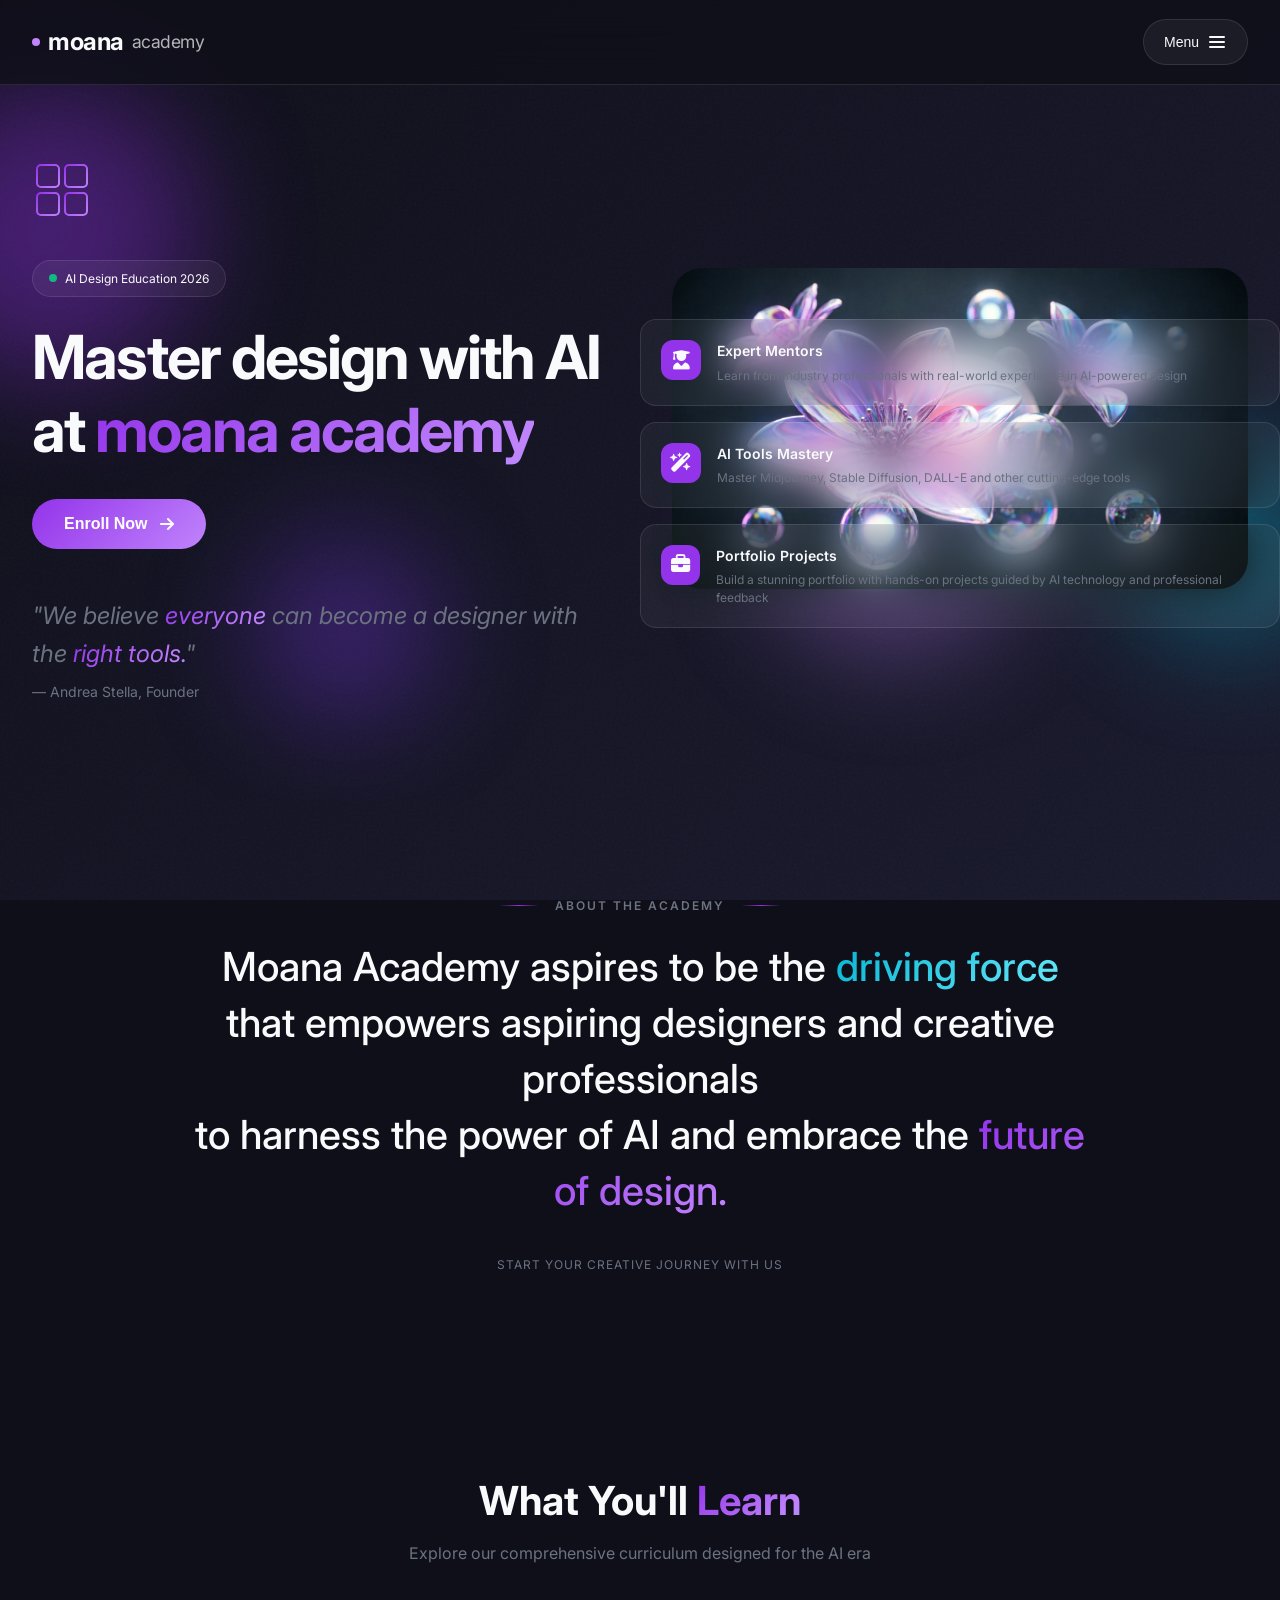
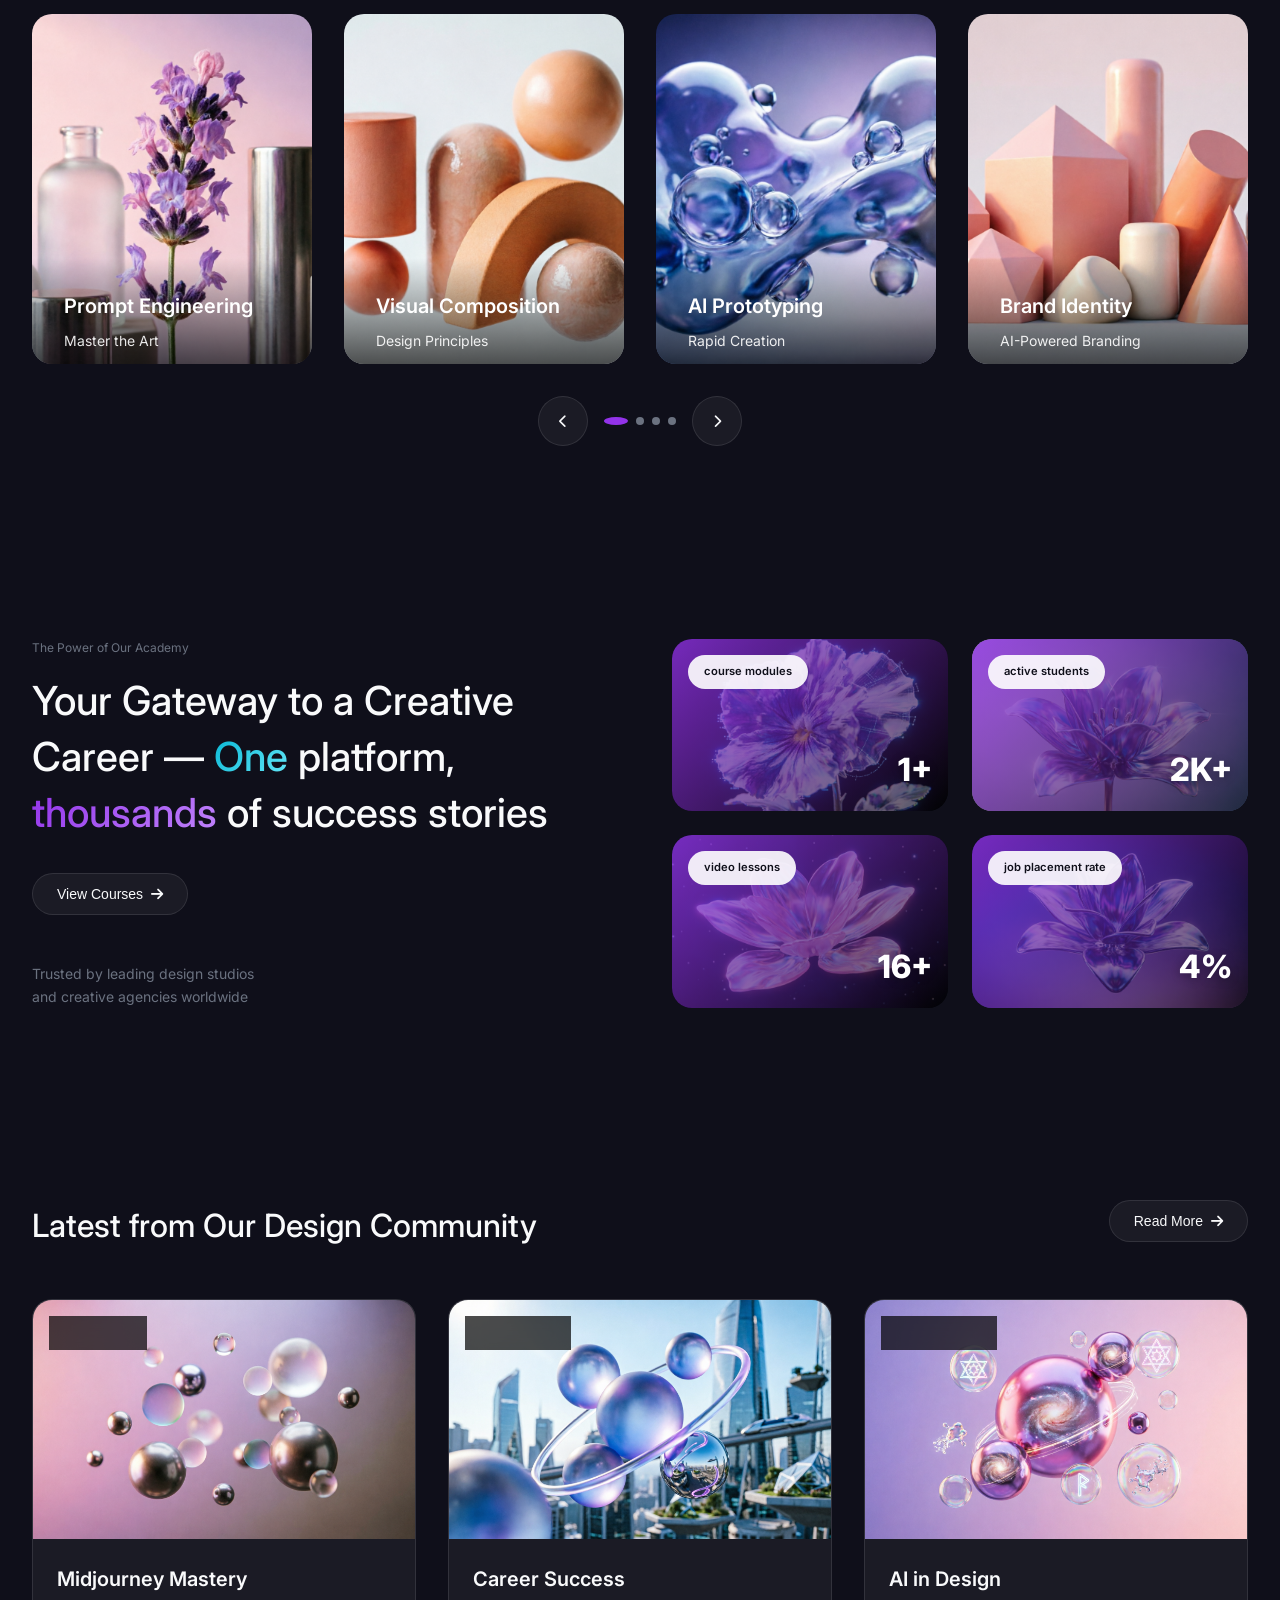
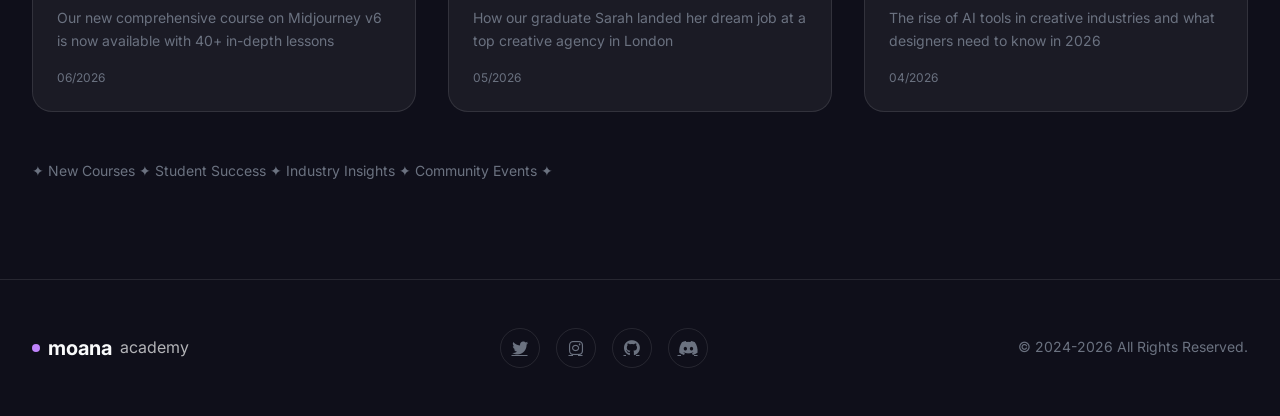
<file: index.html>
<!DOCTYPE html>
<html lang="en">
<head>
    <meta charset="UTF-8">
    <meta name="viewport" content="width=device-width, initial-scale=1.0">
    <title>Moana Academy - Learn Design with AI</title>
    <link rel="stylesheet" href="styles.css">
    <link href="https://fonts.googleapis.com/css2?family=Inter:wght@300;400;500;600;700;800&display=swap" rel="stylesheet">
    <link rel="stylesheet" href="https://cdnjs.cloudflare.com/ajax/libs/font-awesome/6.4.0/css/all.min.css">
</head>
<body>
    <!-- Animated Gradient Background -->
    <div class="animated-bg"></div>
    <div class="noise-overlay"></div>

    <!-- Navigation -->
    <nav class="navbar">
        <div class="container">
            <div class="nav-wrapper">
                <div class="logo">
                    <span class="logo-dot"></span>
                    moana <span style="font-weight:400;opacity:0.7;font-size:1.1rem;">academy</span>
                </div>
                <button class="menu-btn">
                    <span>Menu</span>
                    <svg width="20" height="20" viewBox="0 0 20 20" fill="none">
                        <rect x="2" y="4" width="16" height="2" rx="1" fill="currentColor"/>
                        <rect x="2" y="9" width="16" height="2" rx="1" fill="currentColor"/>
                        <rect x="2" y="14" width="16" height="2" rx="1" fill="currentColor"/>
                    </svg>
                </button>
            </div>
        </div>
    </nav>

    <!-- Hero Section -->
    <section class="hero">
        <div class="floating-shapes">
            <div class="shape shape-1"></div>
            <div class="shape shape-2"></div>
            <div class="shape shape-3"></div>
            <div class="shape shape-4"></div>
        </div>
        <div class="container">
            <div class="hero-wrapper">
                <div class="hero-content" data-aos="fade-up">
                    <div class="logo-icon">
                        <svg width="60" height="60" viewBox="0 0 60 60" fill="none">
                            <rect x="5" y="5" width="22" height="22" rx="4" stroke="url(#gradient1)" stroke-width="2"/>
                            <rect x="33" y="5" width="22" height="22" rx="4" stroke="url(#gradient1)" stroke-width="2"/>
                            <rect x="5" y="33" width="22" height="22" rx="4" stroke="url(#gradient1)" stroke-width="2"/>
                            <rect x="33" y="33" width="22" height="22" rx="4" stroke="url(#gradient1)" stroke-width="2"/>
                            <defs>
                                <linearGradient id="gradient1" x1="0%" y1="0%" x2="100%" y2="100%">
                                    <stop offset="0%" style="stop-color:#9333ea"/>
                                    <stop offset="100%" style="stop-color:#c084fc"/>
                                </linearGradient>
                            </defs>
                        </svg>
                    </div>
                    <div class="hero-badge">
                        <span class="badge-pulse"></span>
                        AI Design Education 2026
                    </div>
                    <h1 class="hero-title">
                        Master design with AI<br>
                        at <span class="gradient-text">moana academy</span>
                    </h1>
                    <button class="btn-primary glitch-btn">
                        <span>Enroll Now</span>
                        <i class="fas fa-arrow-right"></i>
                    </button>
                    <div class="hero-quote">
                        <p>"We believe <span class="gradient-text">everyone</span> can become a designer with the <span class="gradient-text">right tools.</span>"</p>
                        <span class="quote-author">— Andrea Stella, Founder</span>
                    </div>
                </div>
                <div class="hero-image" data-aos="fade-left">
                    <div class="hero-visual">
                        <div class="hero-img-wrapper">
                            <img src="img/1.png" alt="Moana Academy - AI Design Course" class="hero-img">
                            <div class="img-glow"></div>
                        </div>
                        <div class="feature-cards">
                            <div class="feature-card small" data-card="1">
                                <div class="card-icon"><i class="fas fa-user-graduate"></i></div>
                                <div>
                                    <h4>Expert Mentors</h4>
                                    <p>Learn from industry professionals with real-world experience in AI-powered design</p>
                                </div>
                            </div>
                            <div class="feature-card small" data-card="2">
                                <div class="card-icon"><i class="fas fa-wand-magic-sparkles"></i></div>
                                <div>
                                    <h4>AI Tools Mastery</h4>
                                    <p>Master Midjourney, Stable Diffusion, DALL-E and other cutting-edge tools</p>
                                </div>
                            </div>
                            <div class="feature-card wide" data-card="3">
                                <div class="card-icon"><i class="fas fa-briefcase"></i></div>
                                <div>
                                    <h4>Portfolio Projects</h4>
                                    <p>Build a stunning portfolio with hands-on projects guided by AI technology and professional feedback</p>
                                </div>
                            </div>
                        </div>
                    </div>
                </div>
            </div>
        </div>
    </section>

    <!-- About Section -->
    <section class="about">
        <div class="container">
            <div class="about-content" data-aos="fade-up">
                <div class="about-label">
                    <span class="label-line"></span>
                    ABOUT THE ACADEMY
                    <span class="label-line"></span>
                </div>
                <h2 class="about-title">
                    Moana Academy aspires to be the <span class="gradient-text-cyan">driving force</span><br>
                    that empowers aspiring designers and creative professionals<br>
                    to harness the power of AI and embrace the <span class="gradient-text-purple">future of design.</span>
                </h2>
                <div class="about-footer">
                    <span>START YOUR CREATIVE JOURNEY WITH US</span>
                </div>
            </div>
        </div>
    </section>

    <!-- Features Section -->
    <section class="features" id="courses">
        <div class="container">
            <div class="features-header" data-aos="fade-up">
                <h2>What You'll <span class="gradient-text">Learn</span></h2>
                <p>Explore our comprehensive curriculum designed for the AI era</p>
            </div>
            <div class="features-slider">
                <div class="features-track">
                    <div class="feature-item" data-feature="1">
                        <div class="feature-img-wrapper">
                            <img src="img/2.png" alt="Prompt Engineering" class="feature-img">
                            <div class="feature-overlay">
                                <h3>Prompt Engineering</h3>
                                <p>Master the Art</p>
                                <div class="feature-hover-icon"><i class="fas fa-arrow-right"></i></div>
                            </div>
                        </div>
                    </div>
                    <div class="feature-item" data-feature="2">
                        <div class="feature-img-wrapper">
                            <img src="img/3.png" alt="Visual Composition" class="feature-img">
                            <div class="feature-overlay">
                                <h3>Visual Composition</h3>
                                <p>Design Principles</p>
                                <div class="feature-hover-icon"><i class="fas fa-arrow-right"></i></div>
                            </div>
                        </div>
                    </div>
                    <div class="feature-item" data-feature="3">
                        <div class="feature-img-wrapper">
                            <img src="img/4.png" alt="AI Prototyping" class="feature-img">
                            <div class="feature-overlay">
                                <h3>AI Prototyping</h3>
                                <p>Rapid Creation</p>
                                <div class="feature-hover-icon"><i class="fas fa-arrow-right"></i></div>
                            </div>
                        </div>
                    </div>
                    <div class="feature-item" data-feature="4">
                        <div class="feature-img-wrapper">
                            <img src="img/5.png" alt="Brand Identity" class="feature-img">
                            <div class="feature-overlay">
                                <h3>Brand Identity</h3>
                                <p>AI-Powered Branding</p>
                                <div class="feature-hover-icon"><i class="fas fa-arrow-right"></i></div>
                            </div>
                        </div>
                    </div>
                </div>
                <div class="slider-controls">
                    <button class="slider-btn prev">
                        <i class="fas fa-chevron-left"></i>
                    </button>
                    <div class="slider-dots">
                        <span class="dot active"></span>
                        <span class="dot"></span>
                        <span class="dot"></span>
                        <span class="dot"></span>
                    </div>
                    <button class="slider-btn next">
                        <i class="fas fa-chevron-right"></i>
                    </button>
                </div>
            </div>
        </div>
    </section>

    <!-- Stats Section -->
    <section class="stats" id="stats">
        <div class="container">
            <div class="stats-wrapper">
                <div class="stats-content" data-aos="fade-right">
                    <div class="stats-label">The Power of Our Academy</div>
                    <h2 class="stats-title">
                        Your Gateway to a Creative Career — <span class="gradient-text-cyan">One</span> platform,<br>
                        <span class="gradient-text-purple">thousands</span> of success stories
                    </h2>
                    <button class="btn-secondary">
                        View Courses
                        <i class="fas fa-arrow-right"></i>
                    </button>
                    <div class="stats-trust">
                        <p>Trusted by leading design studios<br>and creative agencies worldwide</p>
                    </div>
                </div>
                <div class="stats-grid" data-aos="fade-left">
                    <div class="stat-card">
                        <img src="img/6.png" alt="Course Modules" class="stat-img">
                        <div class="stat-overlay">
                            <div class="stat-label">course modules</div>
                            <div class="stat-number" data-count="24">0+</div>
                        </div>
                    </div>
                    <div class="stat-card">
                        <img src="img/7.png" alt="Active Students" class="stat-img">
                        <div class="stat-overlay">
                            <div class="stat-label">active students</div>
                            <div class="stat-number" data-count="50000">0+</div>
                        </div>
                    </div>
                    <div class="stat-card">
                        <img src="img/8.png" alt="Video Lessons" class="stat-img">
                        <div class="stat-overlay">
                            <div class="stat-label">video lessons</div>
                            <div class="stat-number" data-count="300">0+</div>
                        </div>
                    </div>
                    <div class="stat-card">
                        <img src="img/9.png" alt="Job Placement Rate" class="stat-img">
                        <div class="stat-overlay">
                            <div class="stat-label">job placement rate</div>
                            <div class="stat-number" data-count="89">0%</div>
                        </div>
                    </div>
                </div>
            </div>
        </div>
    </section>

    <!-- News Section -->
    <section class="news" id="news">
        <div class="container">
            <div class="news-header" data-aos="fade-up">
                <h2 class="news-title">Latest from Our Design Community</h2>
                <button class="btn-link">
                    Read More
                    <i class="fas fa-arrow-right"></i>
                </button>
            </div>
            <div class="news-grid">
                <article class="news-card" data-aos="fade-up" data-delay="100">
                    <div class="news-img-wrapper">
                        <img src="img/10.png" alt="Midjourney Mastery" class="news-img">
                        <div class="news-badge">New Course</div>
                    </div>
                    <div class="news-content">
                        <h3>Midjourney Mastery</h3>
                        <p>Our new comprehensive course on Midjourney v6 is now available with 40+ in-depth lessons</p>
                        <div class="news-date">06/2026</div>
                    </div>
                </article>
                <article class="news-card" data-aos="fade-up" data-delay="200">
                    <div class="news-img-wrapper">
                        <img src="img/11.png" alt="Career Success" class="news-img">
                        <div class="news-badge">Student Story</div>
                    </div>
                    <div class="news-content">
                        <h3>Career Success</h3>
                        <p>How our graduate Sarah landed her dream job at a top creative agency in London</p>
                        <div class="news-date">05/2026</div>
                    </div>
                </article>
                <article class="news-card" data-aos="fade-up" data-delay="300">
                    <div class="news-img-wrapper">
                        <img src="img/12.png" alt="AI in Design" class="news-img">
                        <div class="news-badge">Industry Trends</div>
                    </div>
                    <div class="news-content">
                        <h3>AI in Design</h3>
                        <p>The rise of AI tools in creative industries and what designers need to know in 2026</p>
                        <div class="news-date">04/2026</div>
                    </div>
                </article>
            </div>
            <div class="news-footer">
                <div class="marquee-text">
                    <span>✦ New Courses ✦ Student Success ✦ Industry Insights ✦ Community Events ✦</span>
                </div>
            </div>
        </div>
    </section>

    <!-- Footer -->
    <footer class="footer">
        <div class="container">
            <div class="footer-wrapper">
                <div class="footer-logo">
                    <span class="logo-dot"></span>
                    moana <span style="font-weight:400;opacity:0.7;font-size:1rem;">academy</span>
                </div>
                <div class="footer-social">
                    <a href="#" class="social-link"><i class="fab fa-twitter"></i></a>
                    <a href="#" class="social-link"><i class="fab fa-instagram"></i></a>
                    <a href="#" class="social-link"><i class="fab fa-github"></i></a>
                    <a href="#" class="social-link"><i class="fab fa-discord"></i></a>
                </div>
                <div class="footer-copy">© 2024-2026 All Rights Reserved.</div>
            </div>
        </div>
    </footer>

    <script src="script.js"></script>
</body>
</html>
</file>
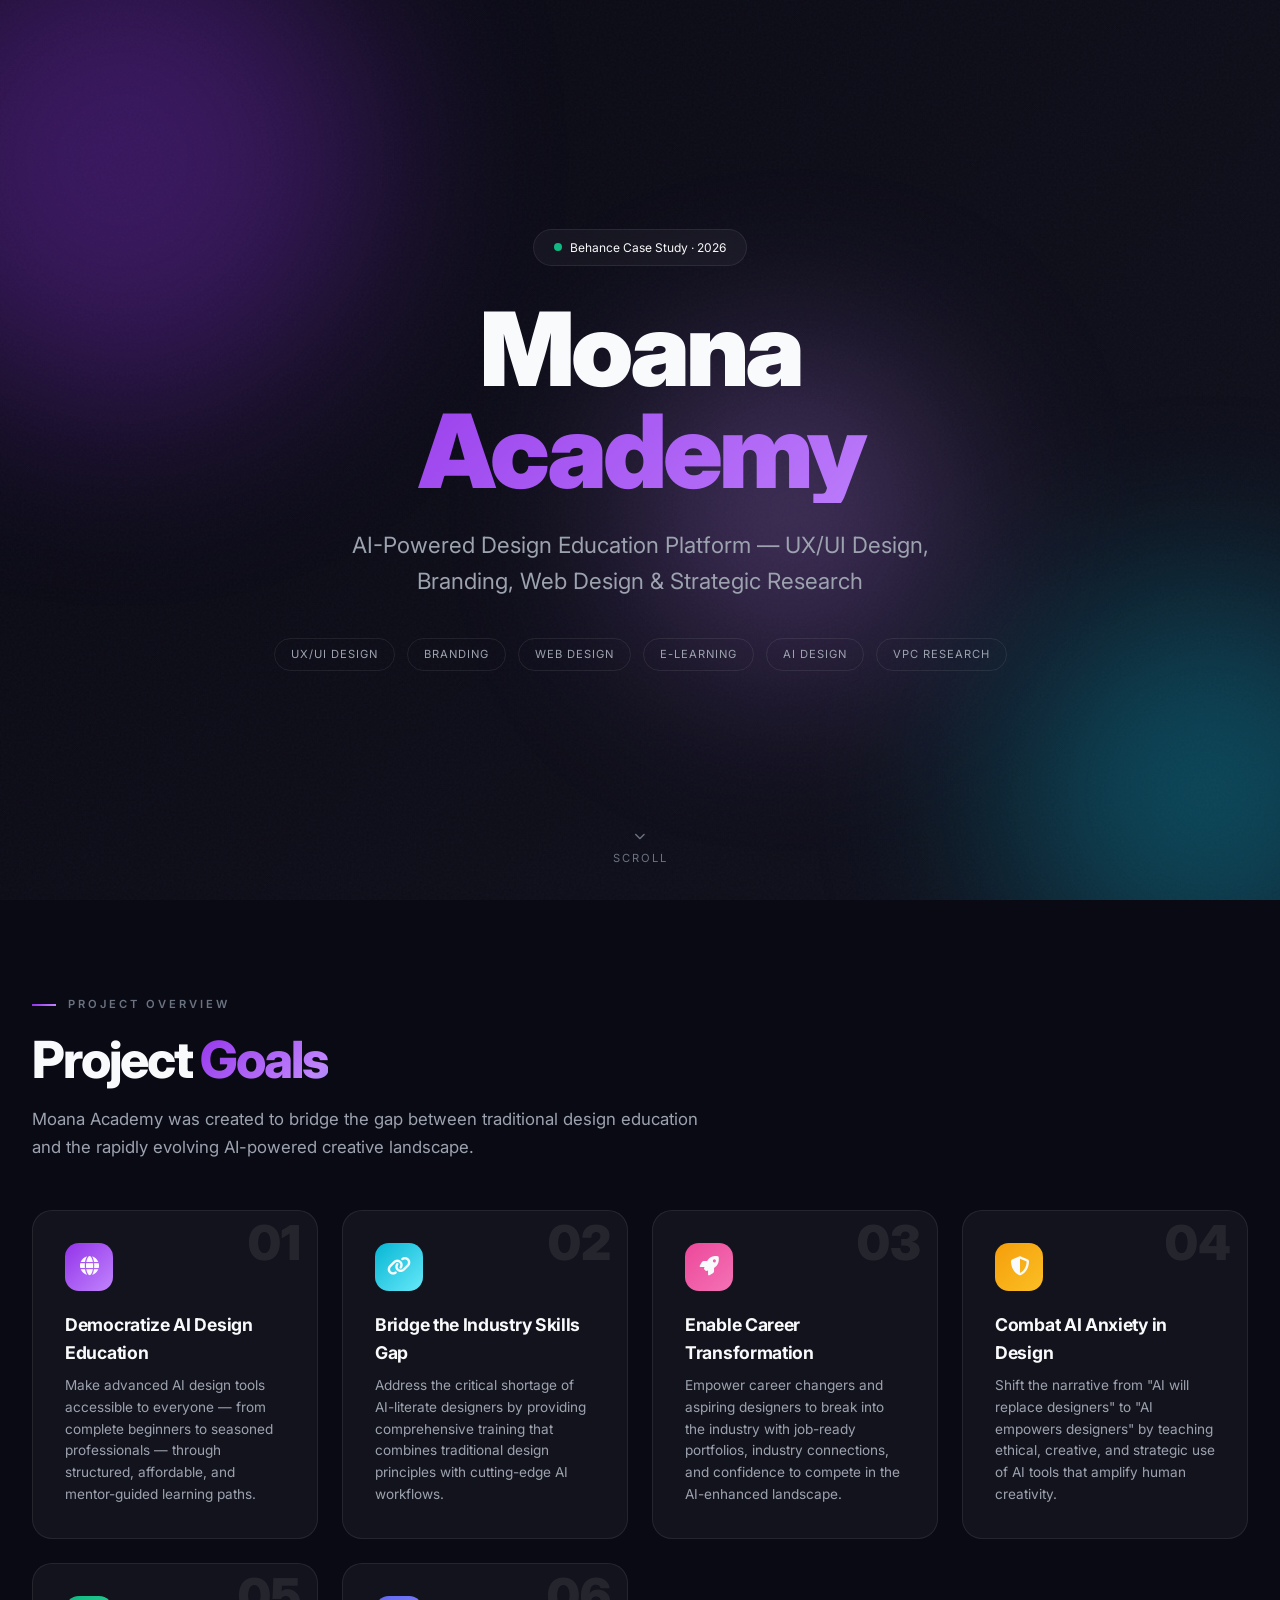
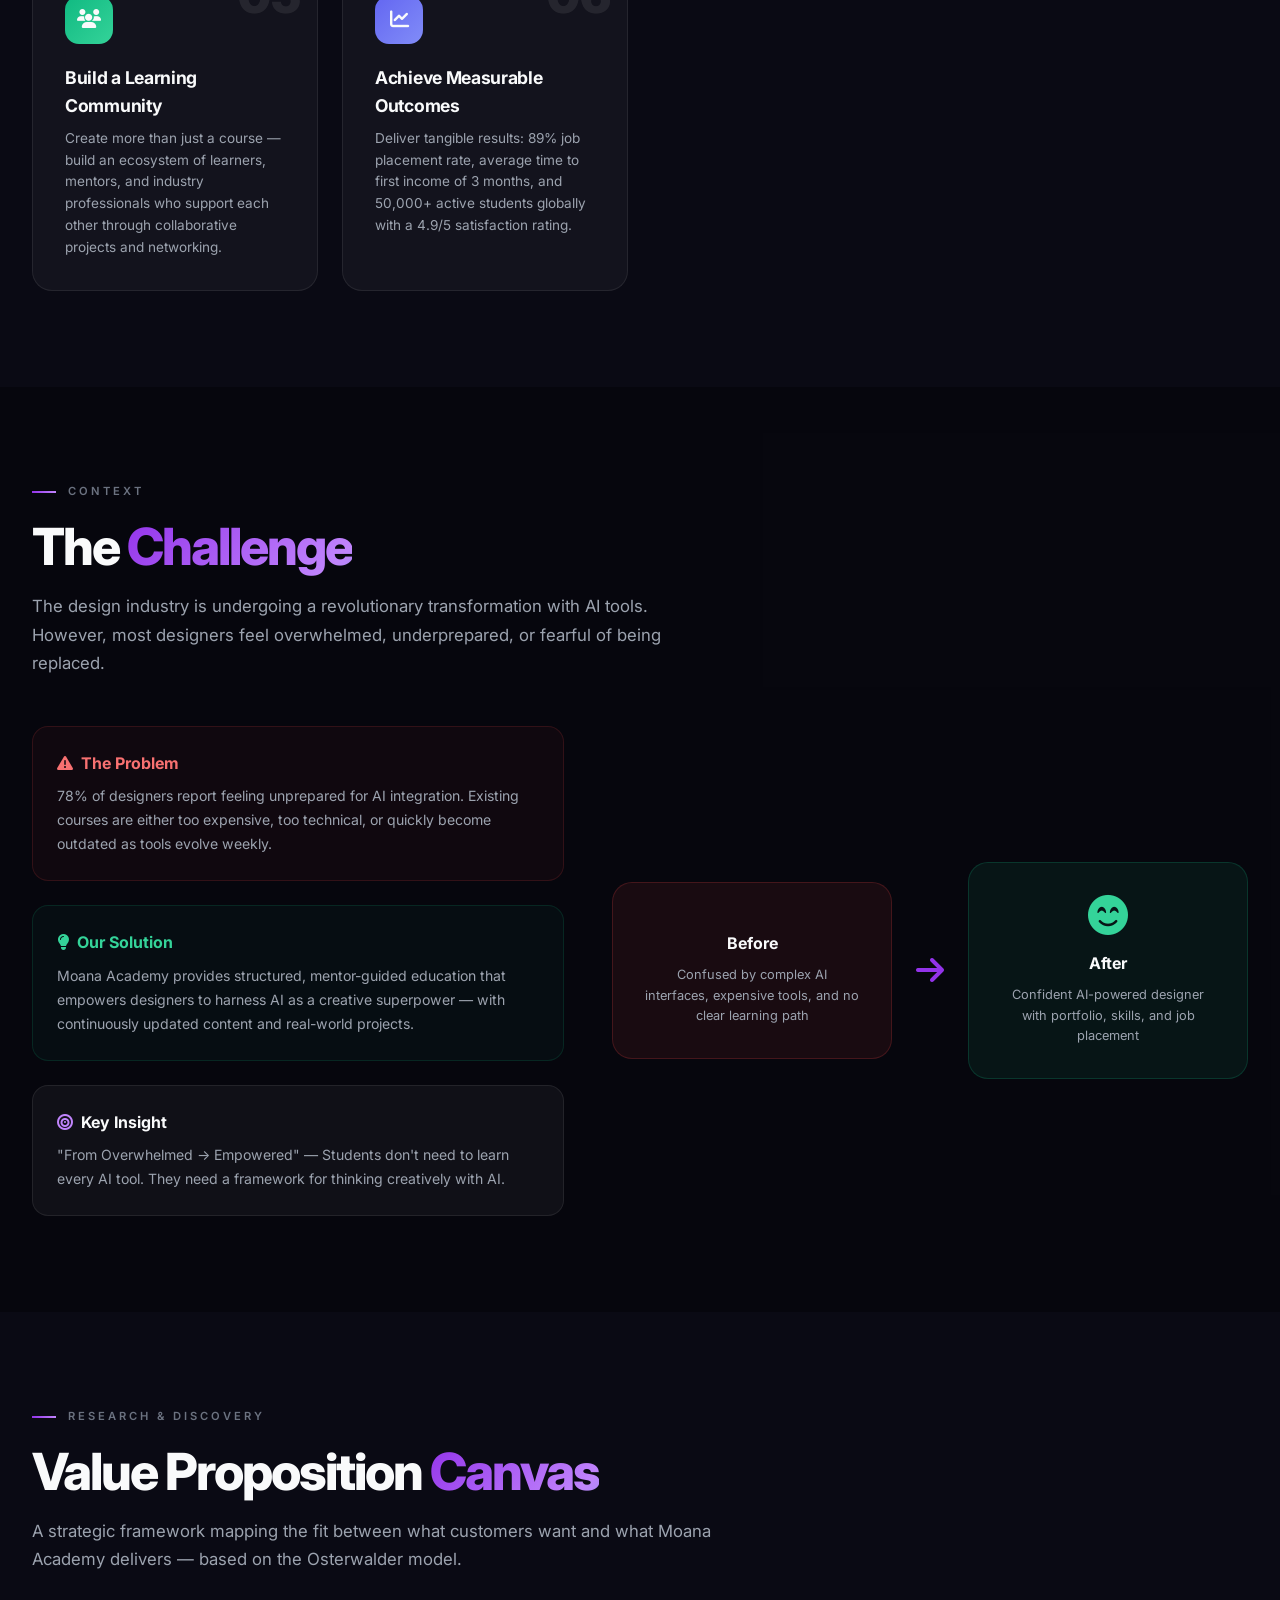
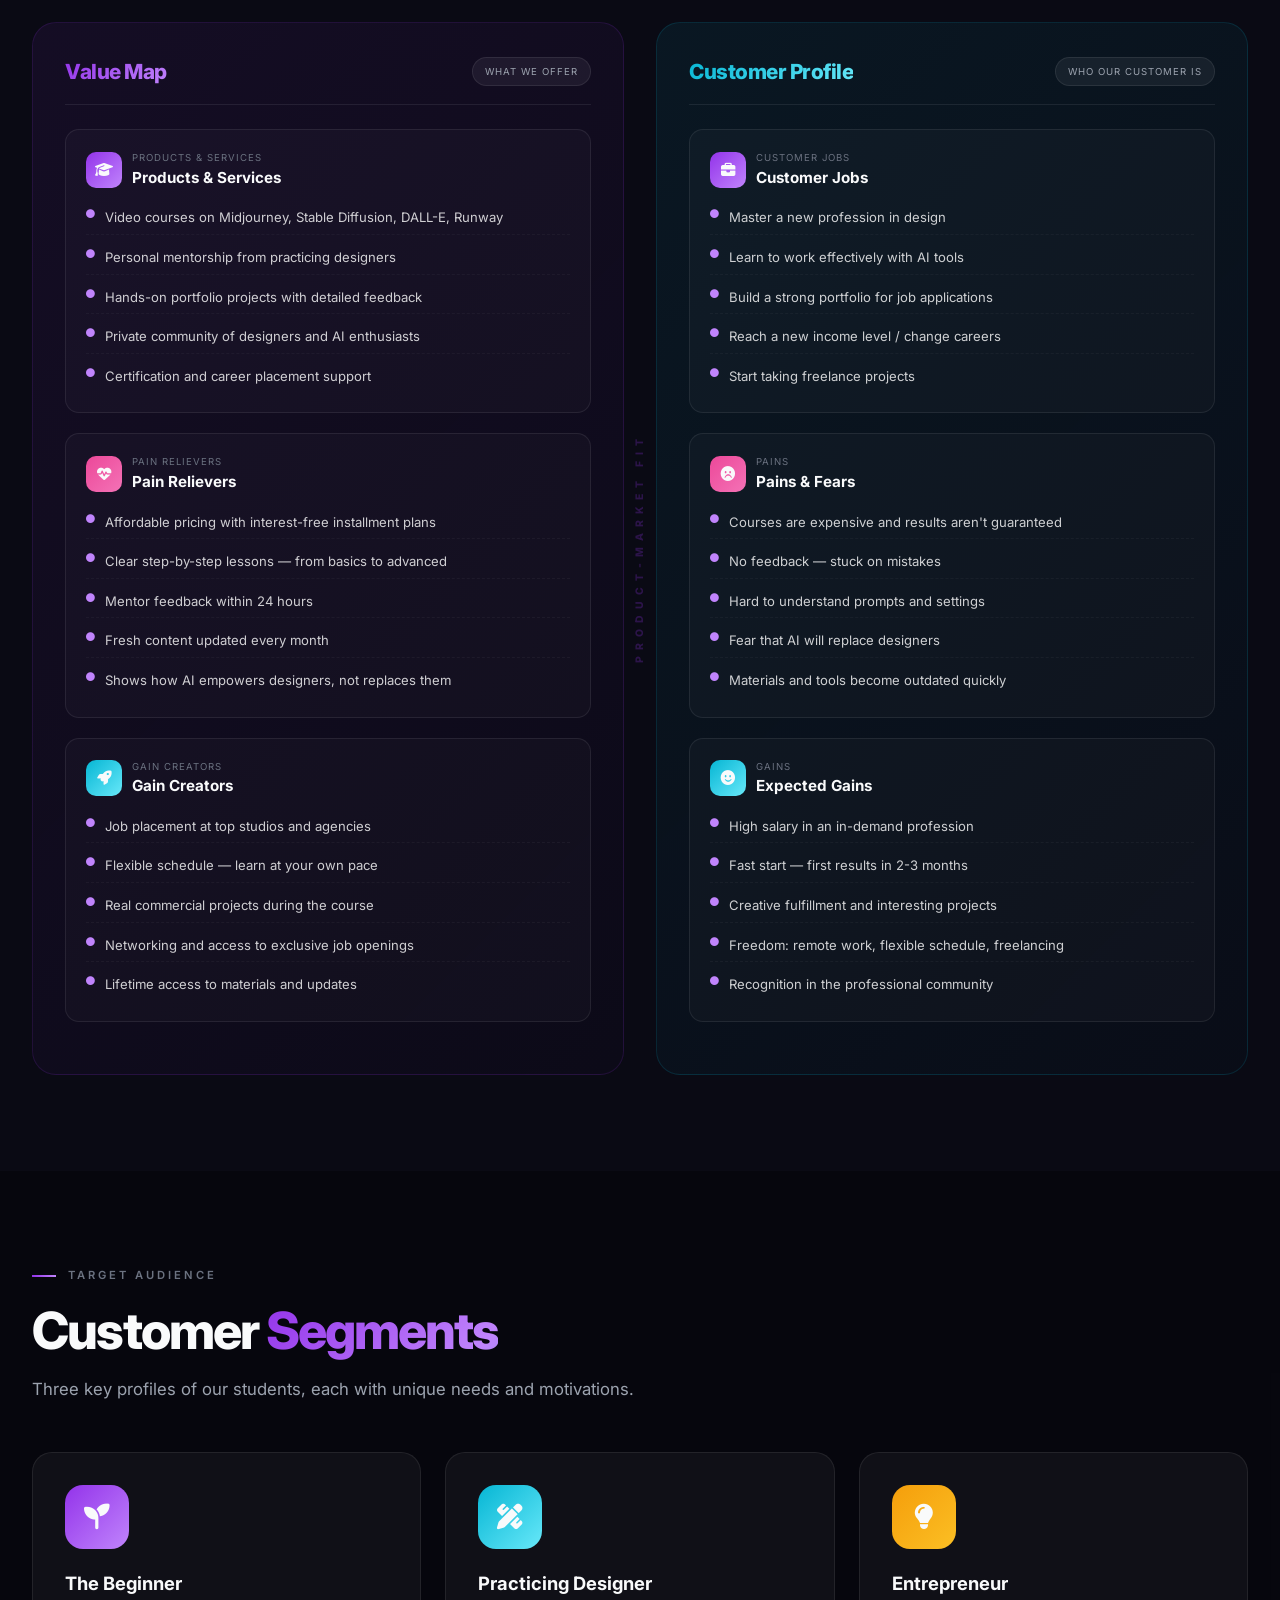
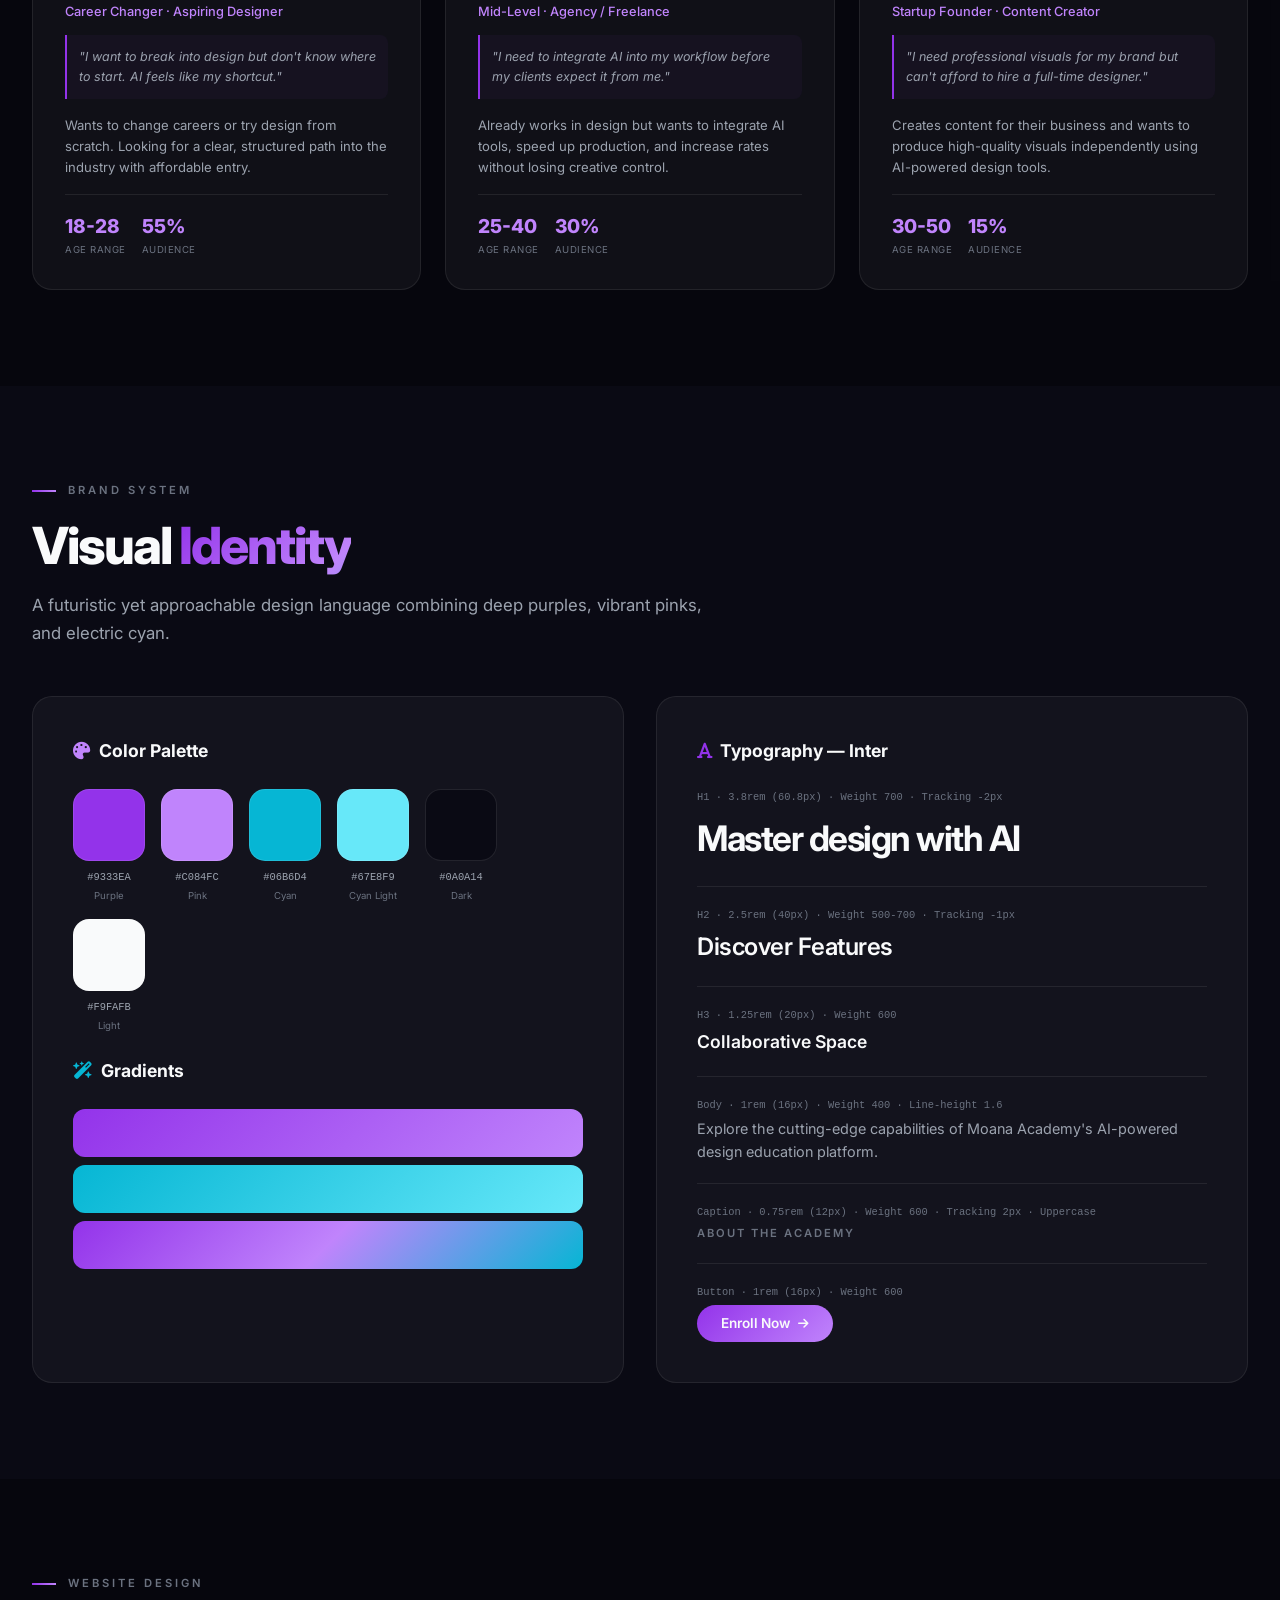
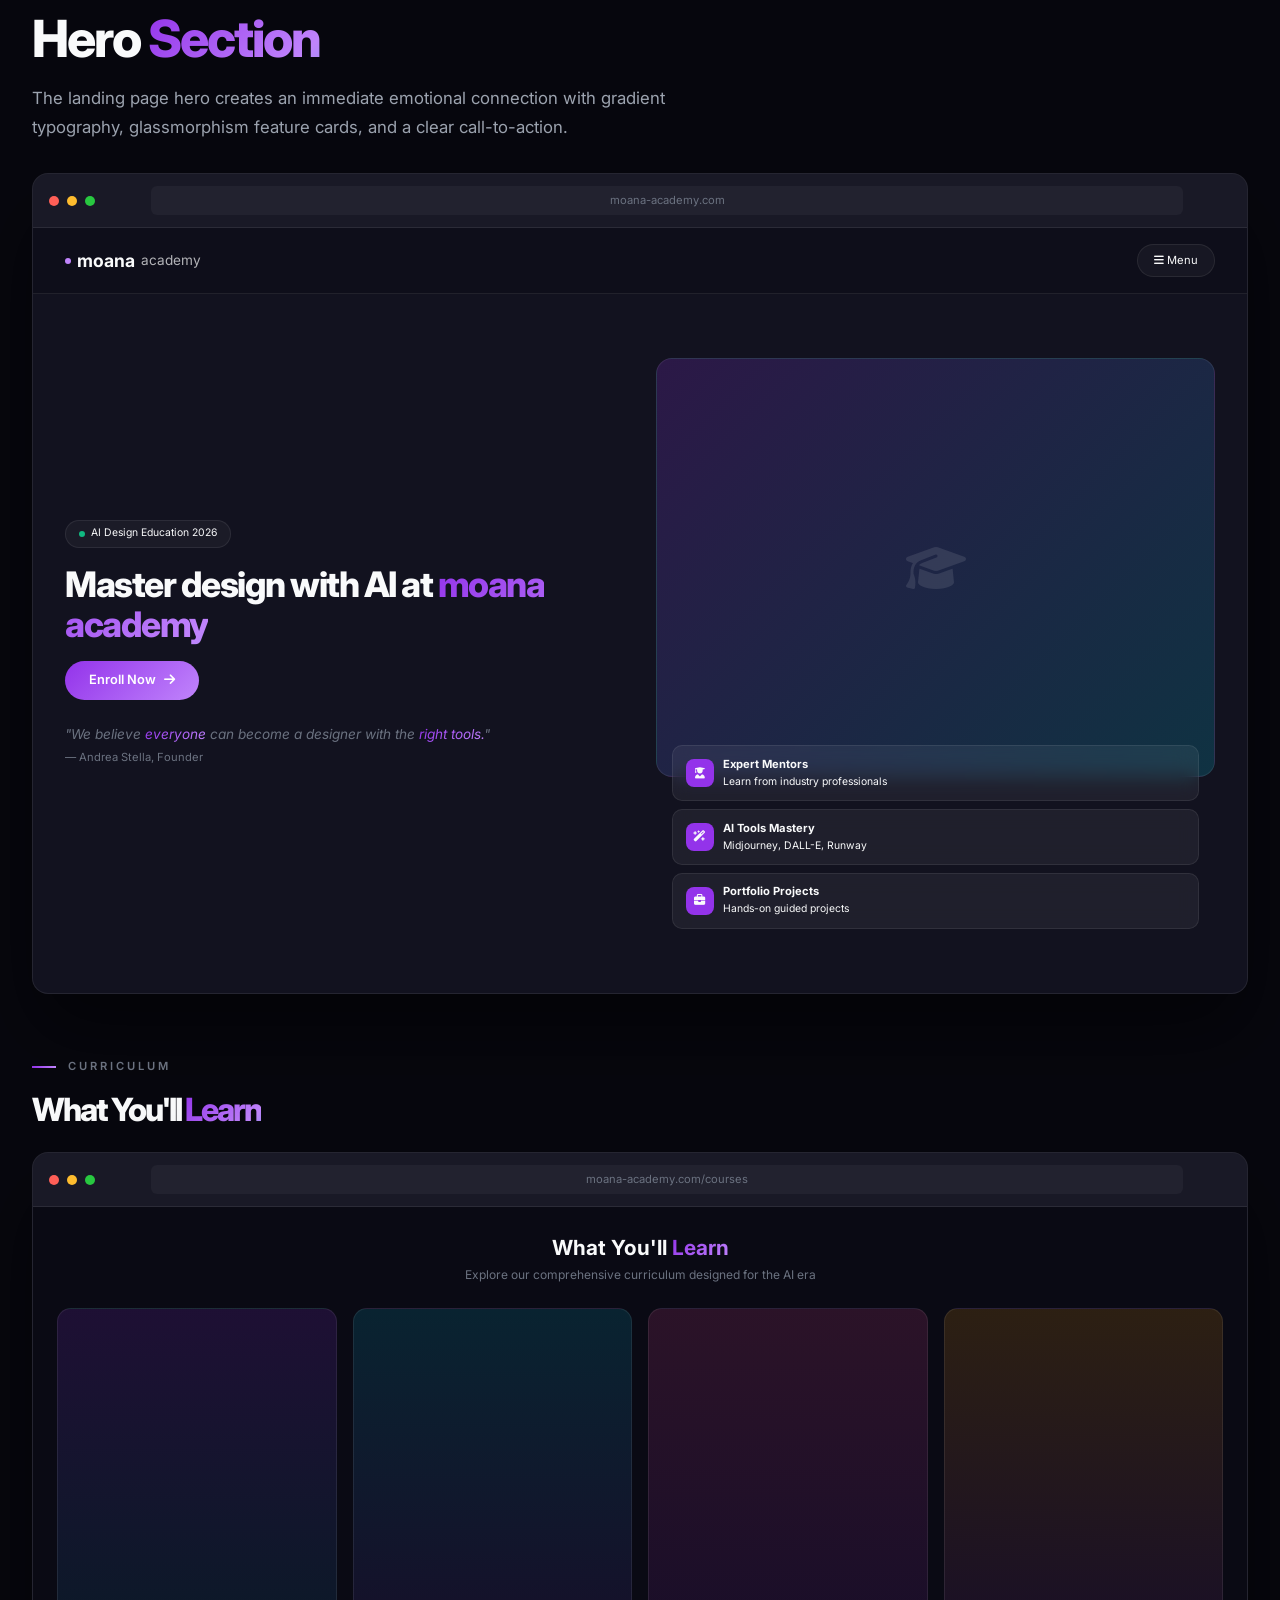
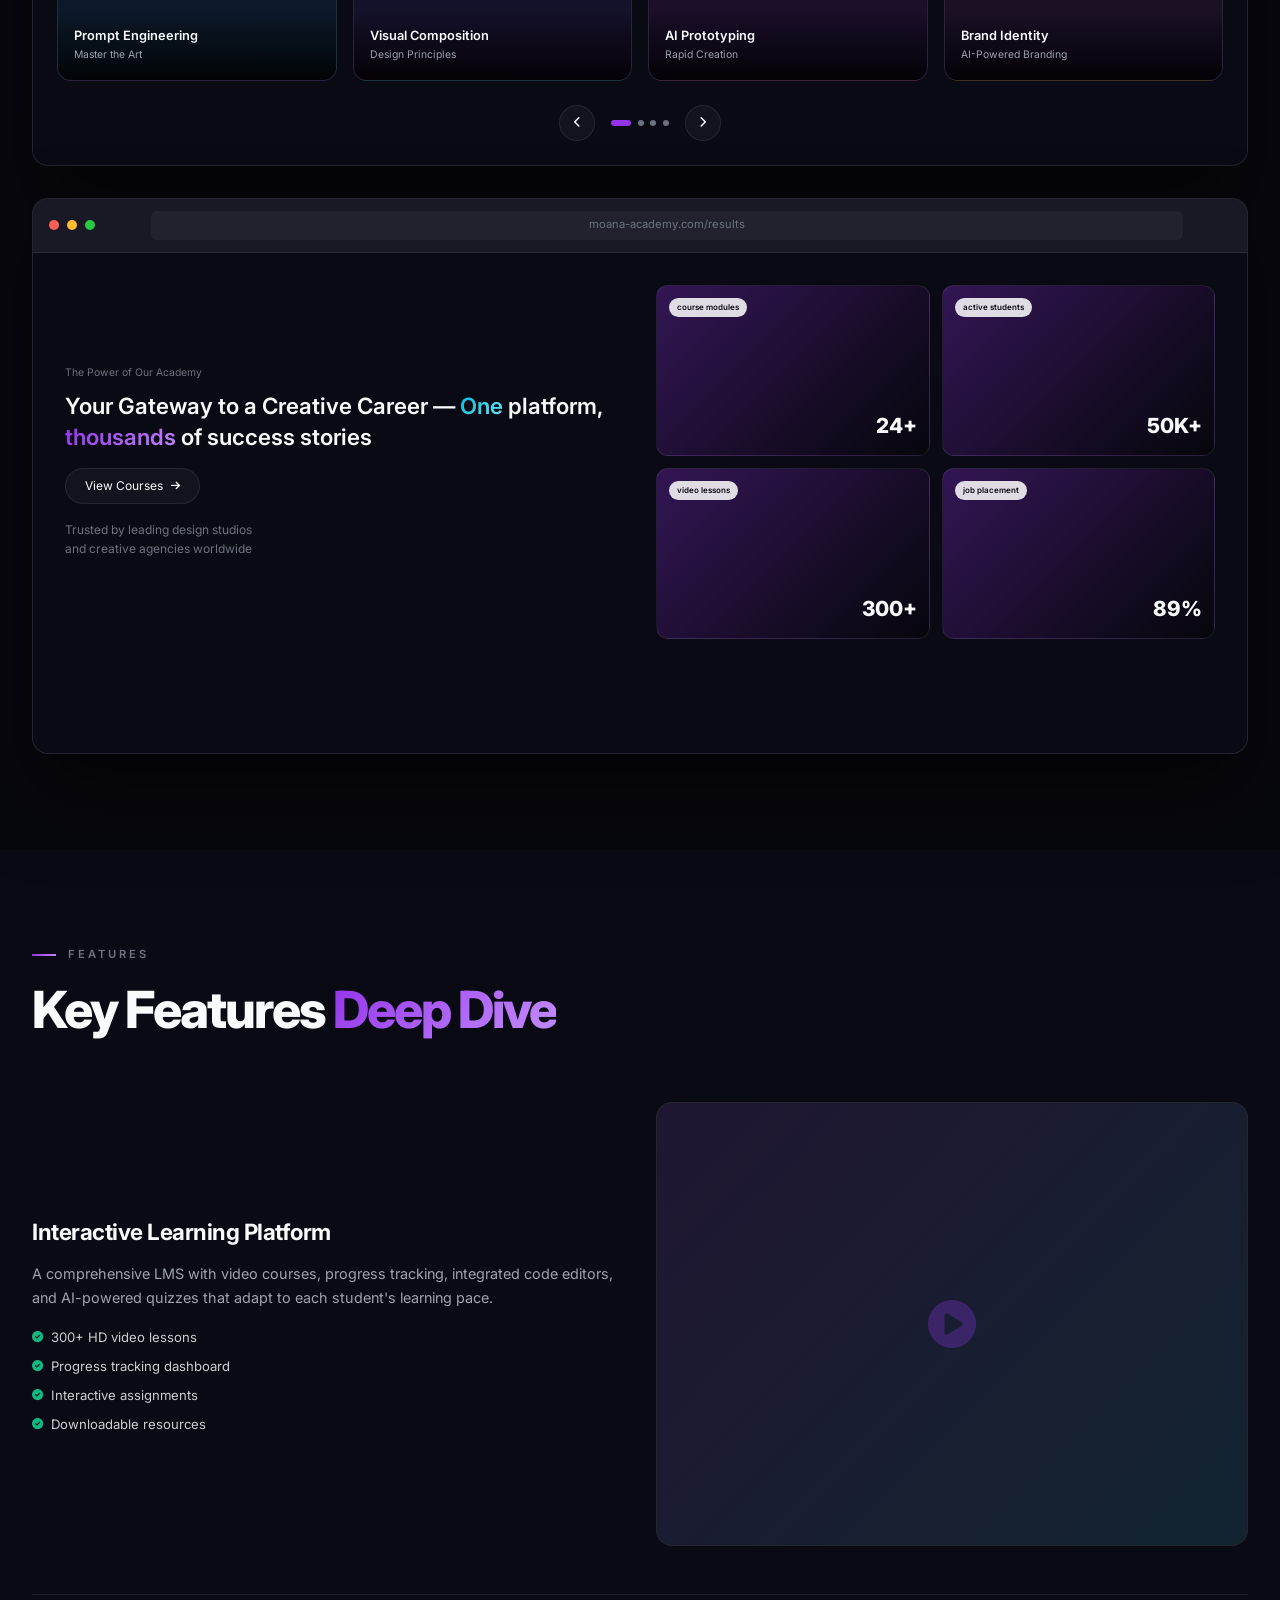
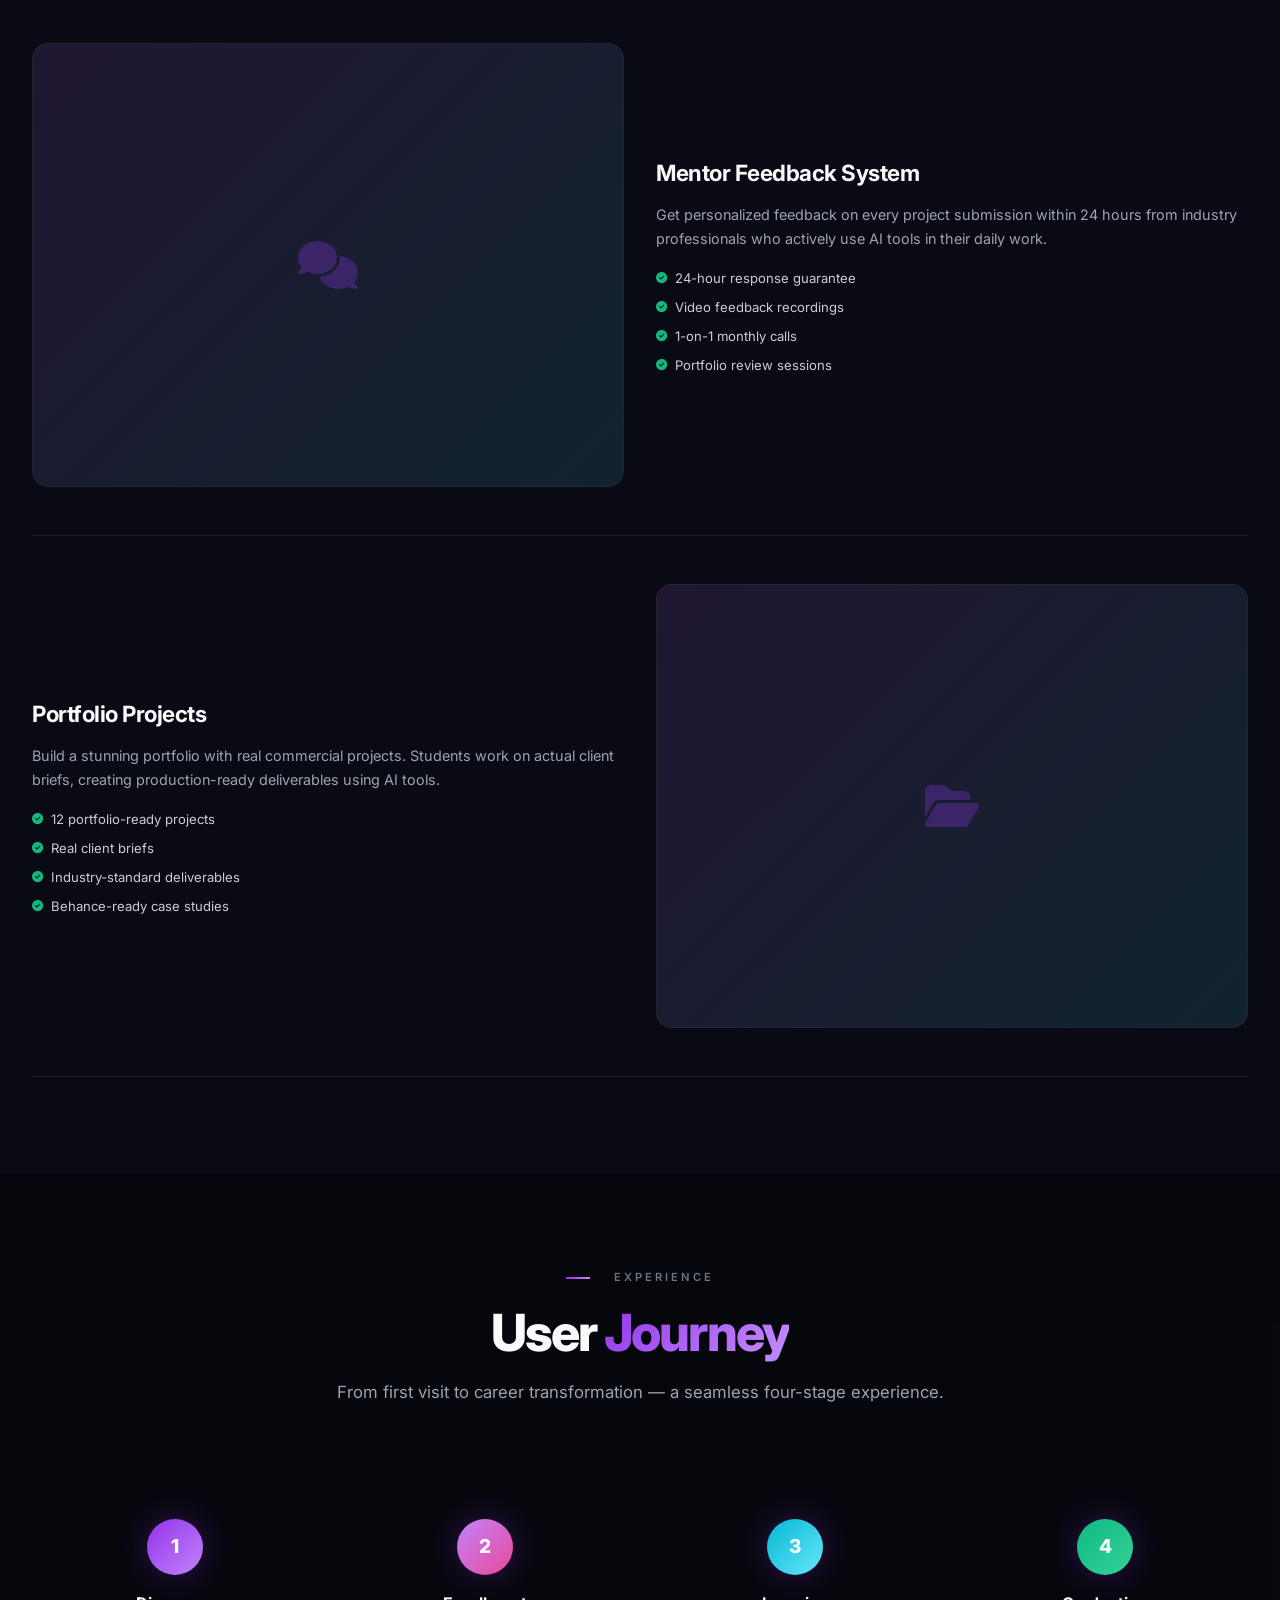
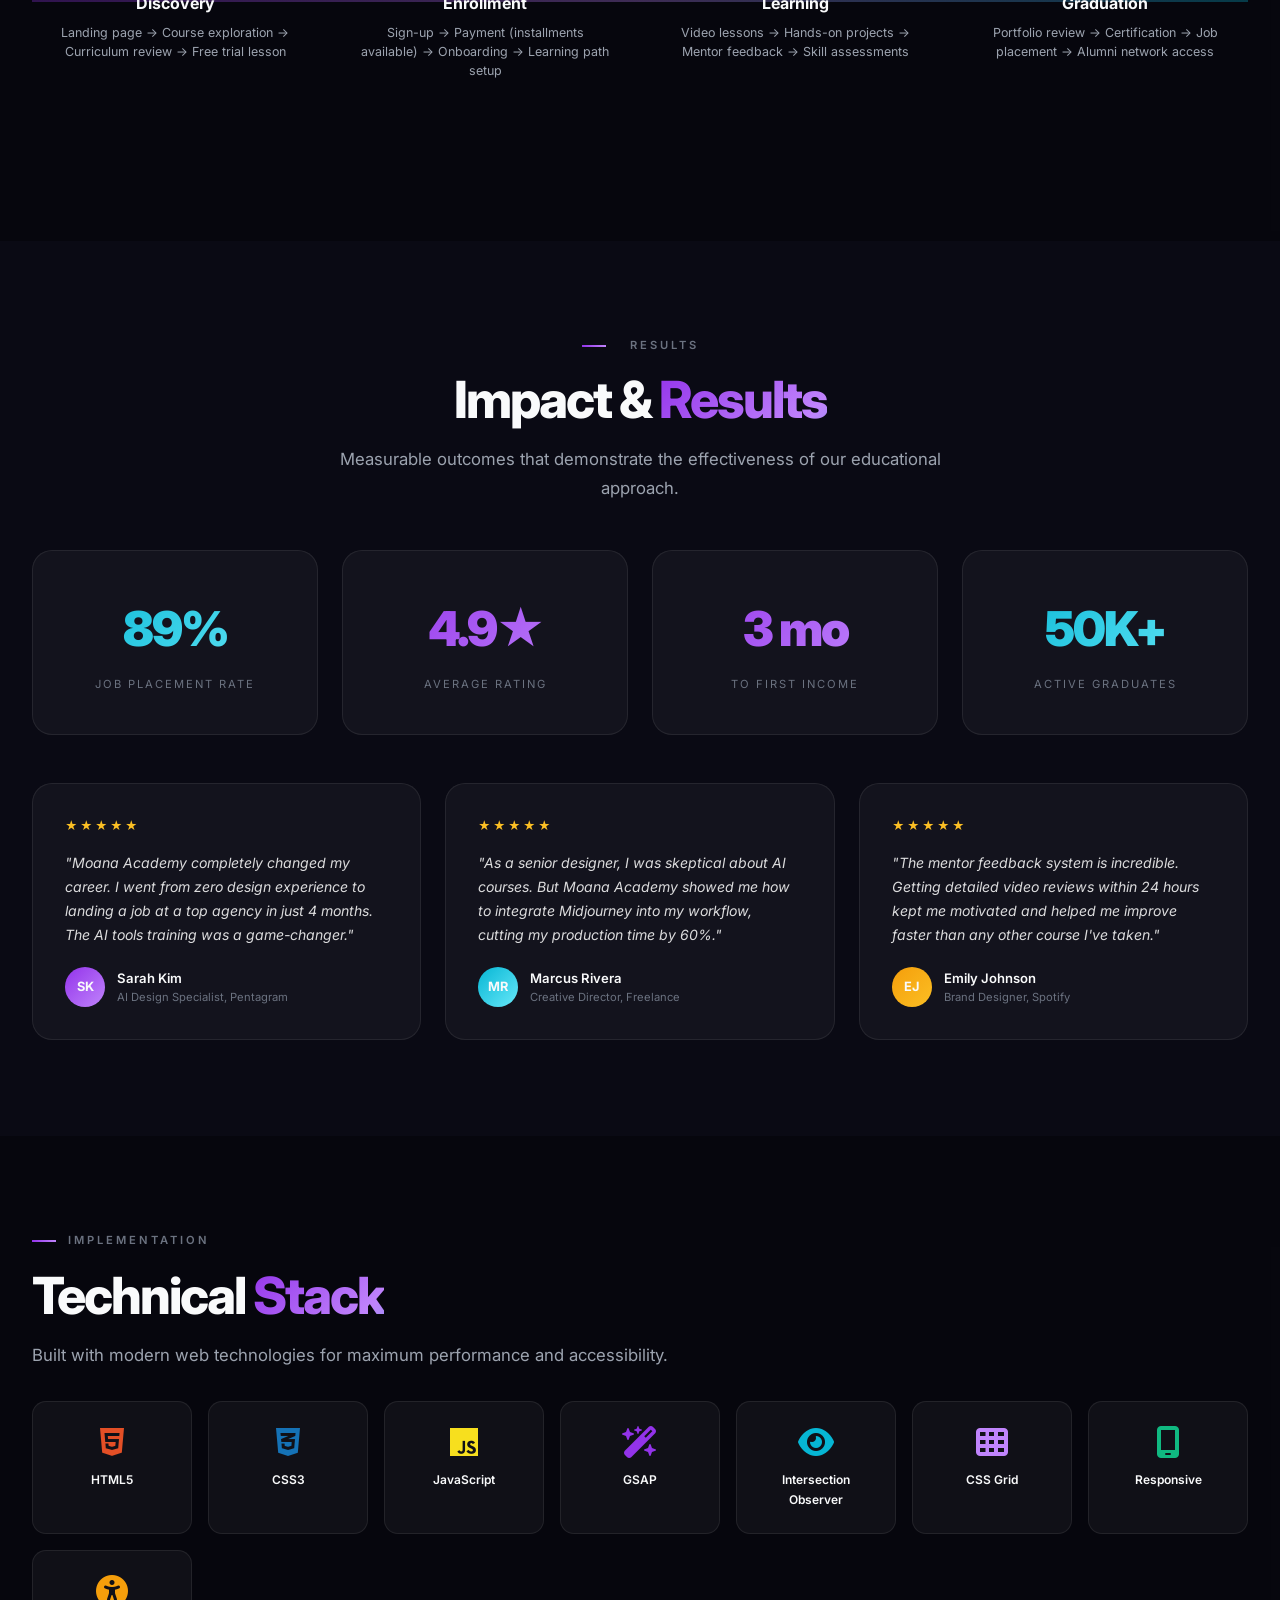
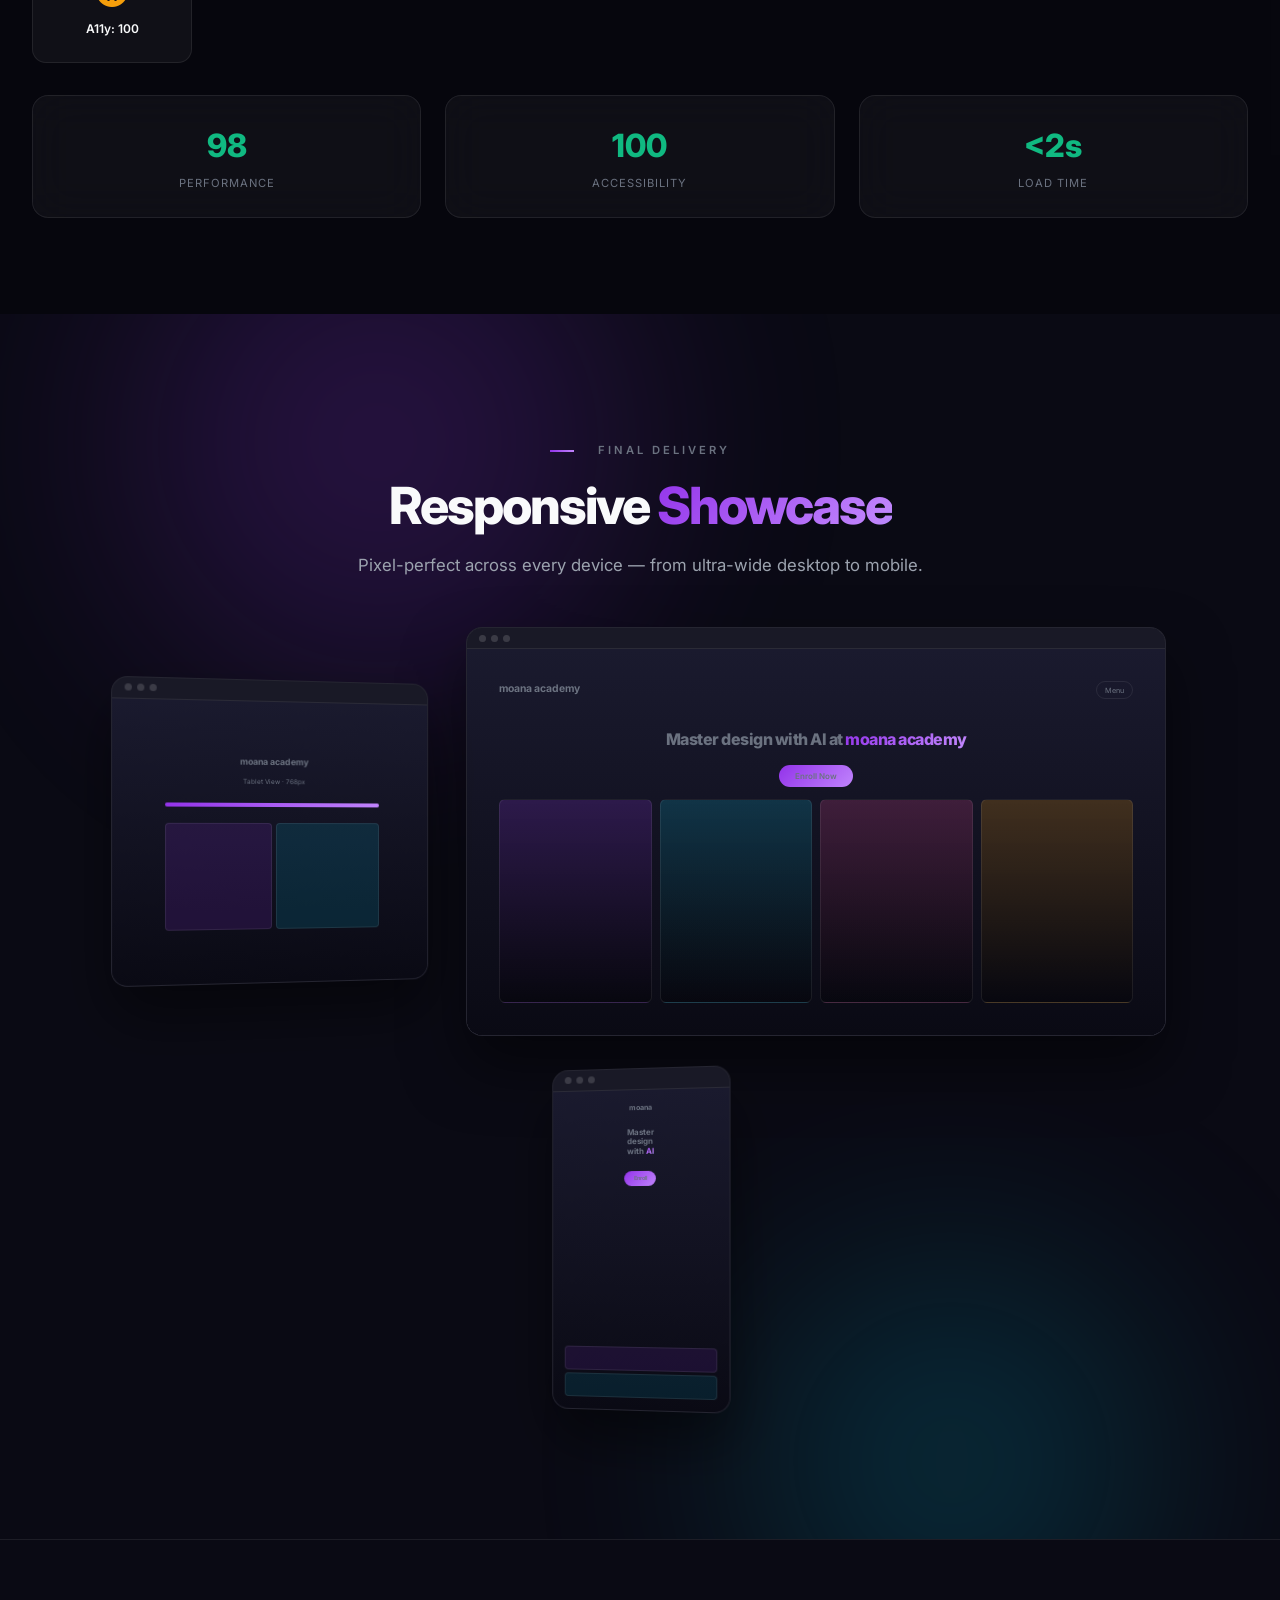
<file: presentation_1.html>
<!DOCTYPE html>
<html lang="en">
<head>
    <meta charset="UTF-8">
    <meta name="viewport" content="width=device-width, initial-scale=1.0">
    <title>Moana Academy — Behance Case Study</title>
    <link href="https://fonts.googleapis.com/css2?family=Inter:wght@300;400;500;600;700;800;900&display=swap" rel="stylesheet">
    <link rel="stylesheet" href="https://cdnjs.cloudflare.com/ajax/libs/font-awesome/6.4.0/css/all.min.css">
    <style>
        *{margin:0;padding:0;box-sizing:border-box}
        :root{
            --purple:#9333ea;--pink:#c084fc;--dark-purple:#7c3aed;
            --cyan:#06b6d4;--cyan-light:#67e8f9;
            --dark:#0a0a14;--dark2:#12121f;--dark3:#1a1a2e;
            --light:#f9fafb;--gray:#6b7280;--gray-light:#9ca3af;
            --glass:rgba(255,255,255,0.04);--glass-border:rgba(255,255,255,0.08);
        }
        html{scroll-behavior:smooth}
        body{font-family:'Inter',-apple-system,sans-serif;color:var(--light);background:var(--dark);line-height:1.6;overflow-x:hidden}

        /* ── Utility ── */
        .container{max-width:1400px;margin:0 auto;padding:0 2rem;position:relative;z-index:2}
        .grad{background:linear-gradient(135deg,var(--purple),var(--pink),var(--cyan));-webkit-background-clip:text;-webkit-text-fill-color:transparent;background-clip:text;background-size:200% auto;animation:gradShift 4s ease infinite}
        .grad-purple{background:linear-gradient(135deg,var(--purple),var(--pink));-webkit-background-clip:text;-webkit-text-fill-color:transparent;background-clip:text}
        .grad-cyan{background:linear-gradient(135deg,var(--cyan),var(--cyan-light));-webkit-background-clip:text;-webkit-text-fill-color:transparent;background-clip:text}
        @keyframes gradShift{0%,100%{background-position:0% 50%}50%{background-position:100% 50%}}
        .glass{background:var(--glass);backdrop-filter:blur(20px);border:1px solid var(--glass-border);border-radius:20px}
        .section-label{font-size:.7rem;font-weight:600;letter-spacing:3px;text-transform:uppercase;color:var(--gray);margin-bottom:1rem;display:flex;align-items:center;gap:.75rem}
        .section-label::before{content:'';width:24px;height:2px;background:linear-gradient(90deg,var(--purple),var(--pink))}
        .fade-up{opacity:0;transform:translateY(40px);transition:all .8s cubic-bezier(.16,1,.3,1)}
        .fade-up.visible{opacity:1;transform:translateY(0)}

        /* ── BG ── */
        .bg-fixed{position:fixed;inset:0;z-index:-2;background:linear-gradient(135deg,#0a0a14 0%,#12121f 30%,#1e1040 60%,#12121f 80%,#0a0a14 100%);background-size:400% 400%;animation:bgMove 20s ease infinite}
        @keyframes bgMove{0%{background-position:0% 50%}50%{background-position:100% 50%}100%{background-position:0% 50%}}
        .noise{position:fixed;inset:0;z-index:-1;opacity:.03;pointer-events:none;background-image:url("data:image/svg+xml,%3Csvg viewBox='0 0 400 400' xmlns='http://www.w3.org/2000/svg'%3E%3Cfilter id='n'%3E%3CfeTurbulence type='fractalNoise' baseFrequency='0.9' numOctaves='4'/%3E%3C/filter%3E%3Crect width='100%25' height='100%25' filter='url(%23n)'/%3E%3C/svg%3E")}

        /* ── COVER ── */
        .cover{min-height:100vh;display:flex;align-items:center;justify-content:center;text-align:center;position:relative;overflow:hidden;padding:4rem 2rem}
        .cover-orb{position:absolute;border-radius:50%;filter:blur(100px);opacity:.35;pointer-events:none}
        .cover-orb-1{width:500px;height:500px;background:var(--purple);top:-10%;left:-10%;animation:orbFloat 12s ease-in-out infinite}
        .cover-orb-2{width:400px;height:400px;background:var(--cyan);bottom:-10%;right:-10%;animation:orbFloat 15s ease-in-out infinite reverse}
        .cover-orb-3{width:300px;height:300px;background:var(--pink);top:40%;left:50%;animation:orbFloat 18s ease-in-out infinite 3s}
        @keyframes orbFloat{0%,100%{transform:translate(0,0) scale(1)}33%{transform:translate(30px,-40px) scale(1.1)}66%{transform:translate(-20px,30px) scale(.95)}}
        .cover-badge{display:inline-flex;align-items:center;gap:8px;padding:.5rem 1.25rem;border-radius:50px;font-size:.75rem;margin-bottom:2rem;border:1px solid var(--glass-border);background:var(--glass);backdrop-filter:blur(10px)}
        .cover-badge .dot{width:8px;height:8px;background:#10b981;border-radius:50%;animation:pulse 1.5s infinite}
        @keyframes pulse{0%,100%{opacity:1;transform:scale(1)}50%{opacity:.5;transform:scale(1.3)}}
        .cover h1{font-size:clamp(3rem,8vw,7rem);font-weight:900;letter-spacing:-4px;line-height:1;margin-bottom:1.5rem}
        .cover h1 span{display:block}
        .cover-sub{font-size:clamp(1rem,2vw,1.4rem);color:var(--gray-light);max-width:600px;margin:0 auto 2.5rem;font-weight:400}
        .cover-tags{display:flex;gap:.75rem;justify-content:center;flex-wrap:wrap}
        .cover-tag{padding:.4rem 1rem;border-radius:50px;font-size:.7rem;letter-spacing:1px;text-transform:uppercase;border:1px solid var(--glass-border);color:var(--gray-light)}
        .scroll-hint{position:absolute;bottom:2rem;left:50%;transform:translateX(-50%);display:flex;flex-direction:column;align-items:center;gap:.5rem;color:var(--gray);font-size:.7rem;letter-spacing:2px;text-transform:uppercase;animation:bounce 2s infinite}
        @keyframes bounce{0%,100%{transform:translateX(-50%) translateY(0)}50%{transform:translateX(-50%) translateY(8px)}}

        /* ── SECTION BASE ── */
        .section{padding:6rem 0;position:relative}
        .section-dark{background:rgba(0,0,0,.3)}
        .section-title{font-size:clamp(2rem,4vw,3.5rem);font-weight:800;letter-spacing:-2px;margin-bottom:1rem;line-height:1.15}
        .section-desc{font-size:1.05rem;color:var(--gray-light);max-width:680px;line-height:1.7}

        /* ── GOALS ── */
        .goals-grid{display:grid;grid-template-columns:repeat(auto-fit,minmax(280px,1fr));gap:1.5rem;margin-top:3rem}
        .goal-card{padding:2rem;border-radius:20px;border:1px solid var(--glass-border);background:var(--glass);transition:all .4s ease;position:relative;overflow:hidden}
        .goal-card::before{content:'';position:absolute;top:0;left:0;right:0;height:3px;background:linear-gradient(90deg,var(--purple),var(--pink));transform:scaleX(0);transform-origin:left;transition:transform .4s ease}
        .goal-card:hover{transform:translateY(-6px);border-color:rgba(147,51,234,.3);box-shadow:0 20px 60px rgba(147,51,234,.1)}
        .goal-card:hover::before{transform:scaleX(1)}
        .goal-num{font-size:3rem;font-weight:900;opacity:.08;position:absolute;top:.5rem;right:1rem;line-height:1}
        .goal-icon{width:48px;height:48px;border-radius:14px;display:flex;align-items:center;justify-content:center;font-size:1.2rem;margin-bottom:1.25rem}
        .goal-card h3{font-size:1.1rem;font-weight:700;margin-bottom:.5rem;letter-spacing:-.3px}
        .goal-card p{font-size:.85rem;color:var(--gray-light);line-height:1.6}

        /* ── CHALLENGE ── */
        .challenge-grid{display:grid;grid-template-columns:1fr 1fr;gap:3rem;align-items:center;margin-top:3rem}
        .challenge-visual{position:relative;display:flex;align-items:center;justify-content:center;min-height:400px}
        .challenge-box{width:280px;padding:2rem;border-radius:20px;text-align:center;position:relative;z-index:1}
        .challenge-box.before{background:rgba(239,68,68,.08);border:1px solid rgba(239,68,68,.2)}
        .challenge-box.after{background:rgba(16,185,129,.08);border:1px solid rgba(16,185,129,.2)}
        .challenge-box i{font-size:2.5rem;margin-bottom:1rem;display:block}
        .challenge-box h4{font-size:1rem;font-weight:700;margin-bottom:.5rem}
        .challenge-box p{font-size:.8rem;color:var(--gray-light)}
        .challenge-arrow{font-size:2rem;color:var(--purple);margin:0 1.5rem;z-index:2}

        /* ── VPC CANVAS ── */
        .canvas-container{display:grid;grid-template-columns:1fr 1fr;gap:2rem;margin-top:3rem;position:relative}
        .canvas-container::after{content:'PRODUCT-MARKET FIT';position:absolute;top:50%;left:50%;transform:translate(-50%,-50%) rotate(-90deg);font-size:.65rem;font-weight:800;letter-spacing:6px;color:rgba(147,51,234,.25);z-index:5;white-space:nowrap;pointer-events:none}
        .canvas-panel{padding:2rem;border-radius:24px;position:relative;overflow:hidden}
        .canvas-panel.value-map{background:linear-gradient(135deg,rgba(147,51,234,.08),rgba(147,51,234,.02));border:1px solid rgba(147,51,234,.15)}
        .canvas-panel.customer-profile{background:linear-gradient(135deg,rgba(6,182,212,.08),rgba(6,182,212,.02));border:1px solid rgba(6,182,212,.15)}
        .canvas-panel-title{display:flex;align-items:center;justify-content:space-between;margin-bottom:1.5rem;padding-bottom:1rem;border-bottom:1px solid var(--glass-border)}
        .canvas-panel-title h3{font-size:1.3rem;font-weight:800;letter-spacing:-.5px}
        .canvas-panel-title .tag{font-size:.6rem;padding:.35rem .75rem;border-radius:50px;background:rgba(255,255,255,.06);border:1px solid var(--glass-border);letter-spacing:1px;text-transform:uppercase;color:var(--gray-light)}
        .canvas-block{margin-bottom:1.25rem;padding:1.25rem;background:rgba(255,255,255,.025);border:1px solid var(--glass-border);border-radius:14px;transition:all .3s ease}
        .canvas-block:hover{border-color:rgba(147,51,234,.3);background:rgba(147,51,234,.04);transform:translateX(4px)}
        .canvas-block-head{display:flex;align-items:center;gap:.6rem;margin-bottom:.75rem}
        .canvas-block-head .ico{width:36px;height:36px;border-radius:10px;display:flex;align-items:center;justify-content:center;font-size:.9rem;flex-shrink:0}
        .canvas-block-head h4{font-size:.95rem;font-weight:700}
        .canvas-block-head .sub{font-size:.6rem;color:var(--gray);text-transform:uppercase;letter-spacing:1px}
        .canvas-list{list-style:none;display:flex;flex-direction:column;gap:.4rem}
        .canvas-list li{display:flex;align-items:flex-start;gap:.6rem;font-size:.82rem;color:rgba(255,255,255,.8);padding:.35rem 0;border-bottom:1px dashed rgba(255,255,255,.04)}
        .canvas-list li:last-child{border-bottom:none}
        .canvas-list li i{color:var(--pink);margin-top:3px;font-size:.55rem;flex-shrink:0}

        /* ── PERSONAS ── */
        .personas{display:grid;grid-template-columns:repeat(3,1fr);gap:1.5rem;margin-top:3rem}
        .persona{padding:2rem;border-radius:20px;border:1px solid var(--glass-border);background:var(--glass);transition:all .4s ease;position:relative;overflow:hidden}
        .persona:hover{transform:translateY(-8px);border-color:var(--purple);box-shadow:0 24px 48px rgba(147,51,234,.15)}
        .persona-avatar{width:64px;height:64px;border-radius:18px;background:linear-gradient(135deg,var(--purple),var(--pink));display:flex;align-items:center;justify-content:center;font-size:1.6rem;margin-bottom:1.25rem}
        .persona h3{font-size:1.15rem;font-weight:700;margin-bottom:.25rem}
        .persona .role{font-size:.8rem;color:var(--pink);font-weight:500;margin-bottom:.75rem}
        .persona p{font-size:.82rem;color:var(--gray-light);line-height:1.6;margin-bottom:1rem}
        .persona-stats{display:flex;gap:1rem;padding-top:1rem;border-top:1px solid var(--glass-border)}
        .persona-stat-val{font-size:1.2rem;font-weight:800;color:var(--pink)}
        .persona-stat-lbl{font-size:.6rem;color:var(--gray);text-transform:uppercase;letter-spacing:.5px}
        .persona-quote{font-size:.78rem;font-style:italic;color:var(--gray-light);padding:.75rem;border-left:2px solid var(--purple);margin-bottom:1rem;background:rgba(147,51,234,.04);border-radius:0 8px 8px 0}

        /* ── VISUAL IDENTITY ── */
        .identity-grid{display:grid;grid-template-columns:repeat(2,1fr);gap:2rem;margin-top:3rem}
        .identity-card{padding:2.5rem;border-radius:20px;border:1px solid var(--glass-border);background:var(--glass)}
        .identity-card h3{font-size:1.1rem;font-weight:700;margin-bottom:1.5rem;display:flex;align-items:center;gap:.5rem}
        .color-row{display:flex;gap:1rem;flex-wrap:wrap;margin-bottom:1rem}
        .color-swatch{width:72px;text-align:center}
        .color-swatch .swatch{width:72px;height:72px;border-radius:16px;margin-bottom:.5rem;border:1px solid rgba(255,255,255,.1)}
        .color-swatch .hex{font-size:.65rem;color:var(--gray-light);font-family:monospace}
        .color-swatch .name{font-size:.6rem;color:var(--gray);margin-top:2px}
        .type-row{margin-bottom:1.25rem;padding-bottom:1.25rem;border-bottom:1px solid var(--glass-border)}
        .type-row:last-child{border-bottom:none;margin-bottom:0;padding-bottom:0}
        .type-meta{font-size:.65rem;color:var(--gray);margin-bottom:.25rem;font-family:monospace}
        .gradient-bar{height:48px;border-radius:12px;margin-bottom:.5rem}

        /* ── WEBSITE MOCKUPS ── */
        .mockup-frame{background:var(--dark2);border:1px solid var(--glass-border);border-radius:16px;overflow:hidden;margin-top:2rem;box-shadow:0 40px 80px rgba(0,0,0,.5)}
        .mockup-bar{display:flex;align-items:center;gap:8px;padding:.75rem 1rem;background:rgba(255,255,255,.03);border-bottom:1px solid var(--glass-border)}
        .mockup-dot{width:10px;height:10px;border-radius:50%}
        .mockup-dot.r{background:#ff5f57}.mockup-dot.y{background:#febc2e}.mockup-dot.g{background:#28c840}
        .mockup-url{flex:1;text-align:center;font-size:.7rem;color:var(--gray);background:rgba(255,255,255,.04);padding:.35rem 1rem;border-radius:6px;margin:0 3rem}
        .mockup-body{padding:0;min-height:500px;position:relative;overflow:hidden}

        /* ── Mini Site Preview ── */
        .mini-nav{display:flex;justify-content:space-between;align-items:center;padding:1rem 2rem;border-bottom:1px solid var(--glass-border);background:rgba(15,15,26,.9);backdrop-filter:blur(10px)}
        .mini-logo{font-weight:700;font-size:1.1rem;display:flex;align-items:center;gap:6px}
        .mini-logo .ldot{width:6px;height:6px;background:var(--pink);border-radius:50%}
        .mini-btn{padding:.4rem 1rem;border-radius:50px;border:1px solid var(--glass-border);background:var(--glass);font-size:.7rem;color:var(--light)}
        .mini-hero{display:grid;grid-template-columns:1fr 1fr;gap:2rem;padding:4rem 2rem;align-items:center;min-height:400px}
        .mini-hero h2{font-size:2.2rem;font-weight:800;letter-spacing:-1.5px;line-height:1.15;margin-bottom:1rem}
        .mini-hero .cta{display:inline-flex;align-items:center;gap:.5rem;padding:.6rem 1.5rem;border-radius:50px;background:linear-gradient(135deg,var(--purple),var(--pink));font-size:.8rem;font-weight:600;border:none;color:#fff;margin-bottom:1.5rem}
        .mini-quote{font-size:.85rem;font-style:italic;color:var(--gray)}
        .mini-img-placeholder{aspect-ratio:4/3;border-radius:16px;background:linear-gradient(135deg,rgba(147,51,234,.2),rgba(6,182,212,.2));border:1px solid var(--glass-border);display:flex;align-items:center;justify-content:center;font-size:3rem;color:rgba(255,255,255,.1)}
        .mini-cards{display:flex;flex-direction:column;gap:.5rem;margin-top:-2rem;position:relative;z-index:2;padding:0 1rem}
        .mini-fc{padding:.6rem .8rem;border-radius:10px;background:rgba(255,255,255,.06);backdrop-filter:blur(10px);border:1px solid var(--glass-border);display:flex;gap:.6rem;align-items:center;font-size:.65rem}
        .mini-fc .fc-ico{width:28px;height:28px;border-radius:8px;background:var(--purple);display:flex;align-items:center;justify-content:center;font-size:.7rem;flex-shrink:0}
        .mini-fc strong{display:block;font-size:.7rem}

        /* ── FEATURES PREVIEW ── */
        .feat-grid{display:grid;grid-template-columns:repeat(4,1fr);gap:1rem;padding:2rem}
        .feat-card{border-radius:14px;overflow:hidden;position:relative;aspect-ratio:3/4;background:linear-gradient(180deg,rgba(147,51,234,.15),rgba(6,182,212,.1));border:1px solid var(--glass-border)}
        .feat-card-overlay{position:absolute;bottom:0;left:0;right:0;padding:1rem;background:linear-gradient(to top,rgba(0,0,0,.85),transparent)}
        .feat-card-overlay h4{font-size:.8rem;font-weight:600}
        .feat-card-overlay p{font-size:.65rem;color:var(--gray-light)}

        /* ── STATS PREVIEW ── */
        .stats-preview{display:grid;grid-template-columns:1fr 1fr;gap:2rem;padding:2rem;align-items:center}
        .stats-preview h3{font-size:1.4rem;font-weight:600;line-height:1.4;margin-bottom:1rem}
        .stat-mini-grid{display:grid;grid-template-columns:1fr 1fr;gap:.75rem}
        .stat-mini{aspect-ratio:16/10;border-radius:12px;overflow:hidden;position:relative;background:linear-gradient(135deg,rgba(147,51,234,.3),rgba(0,0,0,.4));border:1px solid var(--glass-border);padding:.75rem;display:flex;flex-direction:column;justify-content:space-between}
        .stat-mini .slbl{font-size:.5rem;background:rgba(255,255,255,.85);color:var(--dark);padding:.2rem .5rem;border-radius:50px;align-self:flex-start;font-weight:600}
        .stat-mini .snum{font-size:1.3rem;font-weight:800;text-align:right}

        /* ── DEEP DIVE ── */
        .deep-dive{display:grid;grid-template-columns:1fr 1fr;gap:3rem;margin-top:3rem}
        .dd-item{display:grid;grid-template-columns:1fr 1fr;gap:2rem;align-items:center;padding:3rem 0;border-bottom:1px solid var(--glass-border)}
        .dd-item:nth-child(even) .dd-visual{order:-1}
        .dd-visual{aspect-ratio:4/3;border-radius:16px;background:var(--glass);border:1px solid var(--glass-border);display:flex;align-items:center;justify-content:center;font-size:3rem;color:rgba(147,51,234,.3);overflow:hidden;position:relative}
        .dd-visual::after{content:'';position:absolute;inset:0;background:linear-gradient(135deg,rgba(147,51,234,.1),rgba(6,182,212,.1))}
        .dd-content h3{font-size:1.4rem;font-weight:700;margin-bottom:.75rem;letter-spacing:-.5px}
        .dd-content p{font-size:.9rem;color:var(--gray-light);line-height:1.7;margin-bottom:1rem}
        .dd-features{list-style:none;display:flex;flex-direction:column;gap:.5rem}
        .dd-features li{font-size:.82rem;color:rgba(255,255,255,.8);display:flex;align-items:center;gap:.5rem}
        .dd-features li i{color:#10b981;font-size:.7rem}

        /* ── USER JOURNEY ── */
        .journey{margin-top:3rem;position:relative;padding:2rem 0}
        .journey-line{position:absolute;top:50%;left:0;right:0;height:2px;background:linear-gradient(90deg,var(--purple),var(--pink),var(--cyan));opacity:.3}
        .journey-steps{display:grid;grid-template-columns:repeat(4,1fr);gap:1.5rem;position:relative;z-index:2}
        .journey-step{text-align:center;padding:2rem 1rem}
        .journey-step-num{width:56px;height:56px;border-radius:50%;background:linear-gradient(135deg,var(--purple),var(--pink));display:flex;align-items:center;justify-content:center;font-size:1.2rem;font-weight:800;margin:0 auto 1rem;box-shadow:0 0 30px rgba(147,51,234,.3)}
        .journey-step h4{font-size:1rem;font-weight:700;margin-bottom:.5rem}
        .journey-step p{font-size:.78rem;color:var(--gray-light);line-height:1.5}

        /* ── METRICS ── */
        .metrics-row{display:grid;grid-template-columns:repeat(4,1fr);gap:1.5rem;margin-top:3rem}
        .metric{padding:2.5rem 1.5rem;border-radius:20px;border:1px solid var(--glass-border);background:var(--glass);text-align:center;transition:all .3s ease}
        .metric:hover{transform:translateY(-6px);border-color:var(--cyan)}
        .metric-val{font-size:3rem;font-weight:900;letter-spacing:-2px;margin-bottom:.5rem}
        .metric-lbl{font-size:.7rem;color:var(--gray);text-transform:uppercase;letter-spacing:2px}

        /* ── TESTIMONIALS ── */
        .testimonials{display:grid;grid-template-columns:repeat(3,1fr);gap:1.5rem;margin-top:3rem}
        .testimonial{padding:2rem;border-radius:20px;border:1px solid var(--glass-border);background:var(--glass)}
        .testimonial-stars{color:#fbbf24;font-size:.75rem;margin-bottom:1rem;letter-spacing:2px}
        .testimonial p{font-size:.88rem;color:rgba(255,255,255,.85);line-height:1.7;margin-bottom:1.25rem;font-style:italic}
        .testimonial-author{display:flex;align-items:center;gap:.75rem}
        .testimonial-avatar{width:40px;height:40px;border-radius:50%;background:linear-gradient(135deg,var(--purple),var(--pink));display:flex;align-items:center;justify-content:center;font-size:.8rem;font-weight:700}
        .testimonial-name{font-size:.82rem;font-weight:600}
        .testimonial-role{font-size:.7rem;color:var(--gray)}

        /* ── TECH STACK ── */
        .tech-grid{display:grid;grid-template-columns:repeat(auto-fit,minmax(140px,1fr));gap:1rem;margin-top:2rem}
        .tech-item{padding:1.5rem;border-radius:14px;border:1px solid var(--glass-border);background:var(--glass);text-align:center;transition:all .3s ease}
        .tech-item:hover{border-color:var(--purple);transform:translateY(-4px)}
        .tech-item i{font-size:2rem;margin-bottom:.75rem;display:block}
        .tech-item span{font-size:.75rem;font-weight:600;display:block}

        /* ── FINAL SHOWCASE ── */
        .showcase{padding:8rem 0;text-align:center;position:relative;overflow:hidden}
        .showcase-orb{position:absolute;border-radius:50%;filter:blur(120px);opacity:.2;pointer-events:none}
        .showcase-devices{display:flex;align-items:center;justify-content:center;gap:2rem;margin-top:3rem;flex-wrap:wrap}
        .device{border-radius:16px;border:1px solid var(--glass-border);background:var(--dark2);overflow:hidden;box-shadow:0 30px 60px rgba(0,0,0,.5);transition:all .4s ease}
        .device:hover{transform:translateY(-8px)}
        .device.desktop{width:700px;max-width:100%}
        .device.tablet{width:320px;transform:perspective(800px) rotateY(8deg)}
        .device.tablet:hover{transform:perspective(800px) rotateY(8deg) translateY(-8px)}
        .device.phone{width:180px;transform:perspective(800px) rotateY(-8deg)}
        .device.phone:hover{transform:perspective(800px) rotateY(-8deg) translateY(-8px)}
        .device-bar{padding:.4rem .75rem;background:rgba(255,255,255,.03);border-bottom:1px solid var(--glass-border);display:flex;gap:5px}
        .device-bar span{width:7px;height:7px;border-radius:50%;background:rgba(255,255,255,.15)}
        .device-screen{min-height:120px;background:linear-gradient(180deg,var(--dark3),var(--dark));display:flex;align-items:center;justify-content:center;padding:1.5rem;font-size:.6rem;color:var(--gray)}

        /* ── FOOTER ── */
        .case-footer{padding:4rem 0;border-top:1px solid var(--glass-border);text-align:center}
        .case-footer h2{font-size:2.5rem;font-weight:800;letter-spacing:-1.5px;margin-bottom:1rem}
        .case-footer p{color:var(--gray-light);margin-bottom:2rem;font-size:1rem}
        .case-footer .cta-big{display:inline-flex;align-items:center;gap:.75rem;padding:1rem 2.5rem;border-radius:50px;background:linear-gradient(135deg,var(--purple),var(--pink));font-size:1rem;font-weight:600;border:none;color:#fff;cursor:pointer;transition:all .3s ease;text-decoration:none}
        .case-footer .cta-big:hover{transform:translateY(-3px);box-shadow:0 15px 40px rgba(147,51,234,.4)}
        .case-footer .copy{margin-top:3rem;font-size:.8rem;color:var(--gray)}

        /* ── Responsive ── */
        @media(max-width:1024px){
            .canvas-container,.challenge-grid,.deep-dive,.stats-preview{grid-template-columns:1fr}
            .canvas-container::after{display:none}
            .personas,.testimonials{grid-template-columns:1fr}
            .journey-steps{grid-template-columns:repeat(2,1fr)}
            .metrics-row{grid-template-columns:repeat(2,1fr)}
            .feat-grid{grid-template-columns:repeat(2,1fr)}
            .mini-hero{grid-template-columns:1fr}
            .identity-grid{grid-template-columns:1fr}
            .showcase-devices{flex-direction:column}
            .device.tablet,.device.phone{transform:none}
        }
        @media(max-width:640px){
            .journey-steps,.metrics-row,.feat-grid{grid-template-columns:1fr}
            .container{padding:0 1.25rem}
        }
    </style>
</head>
<body>
    <div class="bg-fixed"></div>
    <div class="noise"></div>

    <!-- ═══════════════════════ COVER ═══════════════════════ -->
    <section class="cover">
        <div class="cover-orb cover-orb-1"></div>
        <div class="cover-orb cover-orb-2"></div>
        <div class="cover-orb cover-orb-3"></div>
        <div class="container">
            <div class="cover-badge"><span class="dot"></span> Behance Case Study · 2026</div>
            <h1>
                <span>Moana</span>
                <span class="grad">Academy</span>
            </h1>
            <p class="cover-sub">AI-Powered Design Education Platform — UX/UI Design, Branding, Web Design & Strategic Research</p>
            <div class="cover-tags">
                <span class="cover-tag">UX/UI Design</span>
                <span class="cover-tag">Branding</span>
                <span class="cover-tag">Web Design</span>
                <span class="cover-tag">E-Learning</span>
                <span class="cover-tag">AI Design</span>
                <span class="cover-tag">VPC Research</span>
            </div>
        </div>
        <div class="scroll-hint"><i class="fas fa-chevron-down"></i> Scroll</div>
    </section>

    <!-- ═══════════════════════ PROJECT GOALS ═══════════════════════ -->
    <section class="section">
        <div class="container">
            <div class="fade-up">
                <div class="section-label">Project Overview</div>
                <h2 class="section-title">Project <span class="grad">Goals</span></h2>
                <p class="section-desc">Moana Academy was created to bridge the gap between traditional design education and the rapidly evolving AI-powered creative landscape.</p>
            </div>
            <div class="goals-grid">
                <div class="goal-card fade-up">
                    <div class="goal-num">01</div>
                    <div class="goal-icon" style="background:linear-gradient(135deg,var(--purple),var(--pink))"><i class="fas fa-globe"></i></div>
                    <h3>Democratize AI Design Education</h3>
                    <p>Make advanced AI design tools accessible to everyone — from complete beginners to seasoned professionals — through structured, affordable, and mentor-guided learning paths.</p>
                </div>
                <div class="goal-card fade-up">
                    <div class="goal-num">02</div>
                    <div class="goal-icon" style="background:linear-gradient(135deg,var(--cyan),var(--cyan-light))"><i class="fas fa-link"></i></div>
                    <h3>Bridge the Industry Skills Gap</h3>
                    <p>Address the critical shortage of AI-literate designers by providing comprehensive training that combines traditional design principles with cutting-edge AI workflows.</p>
                </div>
                <div class="goal-card fade-up">
                    <div class="goal-num">03</div>
                    <div class="goal-icon" style="background:linear-gradient(135deg,#ec4899,#f472b6)"><i class="fas fa-rocket"></i></div>
                    <h3>Enable Career Transformation</h3>
                    <p>Empower career changers and aspiring designers to break into the industry with job-ready portfolios, industry connections, and confidence to compete in the AI-enhanced landscape.</p>
                </div>
                <div class="goal-card fade-up">
                    <div class="goal-num">04</div>
                    <div class="goal-icon" style="background:linear-gradient(135deg,#f59e0b,#fbbf24)"><i class="fas fa-shield-halved"></i></div>
                    <h3>Combat AI Anxiety in Design</h3>
                    <p>Shift the narrative from "AI will replace designers" to "AI empowers designers" by teaching ethical, creative, and strategic use of AI tools that amplify human creativity.</p>
                </div>
                <div class="goal-card fade-up">
                    <div class="goal-num">05</div>
                    <div class="goal-icon" style="background:linear-gradient(135deg,#10b981,#34d399)"><i class="fas fa-users"></i></div>
                    <h3>Build a Learning Community</h3>
                    <p>Create more than just a course — build an ecosystem of learners, mentors, and industry professionals who support each other through collaborative projects and networking.</p>
                </div>
                <div class="goal-card fade-up">
                    <div class="goal-num">06</div>
                    <div class="goal-icon" style="background:linear-gradient(135deg,#6366f1,#818cf8)"><i class="fas fa-chart-line"></i></div>
                    <h3>Achieve Measurable Outcomes</h3>
                    <p>Deliver tangible results: 89% job placement rate, average time to first income of 3 months, and 50,000+ active students globally with a 4.9/5 satisfaction rating.</p>
                </div>
            </div>
        </div>
    </section>

    <!-- ═══════════════════════ THE CHALLENGE ═══════════════════════ -->
    <section class="section section-dark">
        <div class="container">
            <div class="fade-up">
                <div class="section-label">Context</div>
                <h2 class="section-title">The <span class="grad">Challenge</span></h2>
                <p class="section-desc">The design industry is undergoing a revolutionary transformation with AI tools. However, most designers feel overwhelmed, underprepared, or fearful of being replaced.</p>
            </div>
            <div class="challenge-grid fade-up">
                <div style="display:flex;flex-direction:column;gap:1.5rem">
                    <div style="padding:1.5rem;border-radius:16px;border:1px solid rgba(239,68,68,.15);background:rgba(239,68,68,.04)">
                        <h4 style="color:#f87171;margin-bottom:.5rem"><i class="fas fa-exclamation-triangle"></i>&nbsp; The Problem</h4>
                        <p style="font-size:.88rem;color:var(--gray-light);line-height:1.7">78% of designers report feeling unprepared for AI integration. Existing courses are either too expensive, too technical, or quickly become outdated as tools evolve weekly.</p>
                    </div>
                    <div style="padding:1.5rem;border-radius:16px;border:1px solid rgba(16,185,129,.15);background:rgba(16,185,129,.04)">
                        <h4 style="color:#34d399;margin-bottom:.5rem"><i class="fas fa-lightbulb"></i>&nbsp; Our Solution</h4>
                        <p style="font-size:.88rem;color:var(--gray-light);line-height:1.7">Moana Academy provides structured, mentor-guided education that empowers designers to harness AI as a creative superpower — with continuously updated content and real-world projects.</p>
                    </div>
                    <div style="padding:1.5rem;border-radius:16px;border:1px solid var(--glass-border);background:var(--glass)">
                        <h4 style="margin-bottom:.5rem"><i class="fas fa-bullseye" style="color:var(--pink)"></i>&nbsp; Key Insight</h4>
                        <p style="font-size:.88rem;color:var(--gray-light);line-height:1.7">"From Overwhelmed → Empowered" — Students don't need to learn every AI tool. They need a framework for thinking creatively with AI.</p>
                    </div>
                </div>
                <div class="challenge-visual">
                    <div class="challenge-box before">
                        <i class="fas fa-face-confused" style="color:#f87171"></i>
                        <h4>Before</h4>
                        <p>Confused by complex AI interfaces, expensive tools, and no clear learning path</p>
                    </div>
                    <div class="challenge-arrow"><i class="fas fa-arrow-right"></i></div>
                    <div class="challenge-box after">
                        <i class="fas fa-face-smile-beam" style="color:#34d399"></i>
                        <h4>After</h4>
                        <p>Confident AI-powered designer with portfolio, skills, and job placement</p>
                    </div>
                </div>
            </div>
        </div>
    </section>

    <!-- ═══════════════════════ VALUE PROPOSITION CANVAS ═══════════════════════ -->
    <section class="section">
        <div class="container">
            <div class="fade-up">
                <div class="section-label">Research & Discovery</div>
                <h2 class="section-title">Value Proposition <span class="grad">Canvas</span></h2>
                <p class="section-desc">A strategic framework mapping the fit between what customers want and what Moana Academy delivers — based on the Osterwalder model.</p>
            </div>
            <div class="canvas-container fade-up">
                <!-- VALUE MAP -->
                <div class="canvas-panel value-map">
                    <div class="canvas-panel-title">
                        <h3 class="grad-purple">Value Map</h3>
                        <span class="tag">What We Offer</span>
                    </div>
                    <div class="canvas-block">
                        <div class="canvas-block-head">
                            <div class="ico" style="background:linear-gradient(135deg,var(--purple),var(--pink))"><i class="fas fa-graduation-cap"></i></div>
                            <div><div class="sub">Products & Services</div><h4>Products & Services</h4></div>
                        </div>
                        <ul class="canvas-list">
                            <li><i class="fas fa-circle"></i> Video courses on Midjourney, Stable Diffusion, DALL-E, Runway</li>
                            <li><i class="fas fa-circle"></i> Personal mentorship from practicing designers</li>
                            <li><i class="fas fa-circle"></i> Hands-on portfolio projects with detailed feedback</li>
                            <li><i class="fas fa-circle"></i> Private community of designers and AI enthusiasts</li>
                            <li><i class="fas fa-circle"></i> Certification and career placement support</li>
                        </ul>
                    </div>
                    <div class="canvas-block">
                        <div class="canvas-block-head">
                            <div class="ico" style="background:linear-gradient(135deg,#ec4899,#f472b6)"><i class="fas fa-heart-pulse"></i></div>
                            <div><div class="sub">Pain Relievers</div><h4>Pain Relievers</h4></div>
                        </div>
                        <ul class="canvas-list">
                            <li><i class="fas fa-circle"></i> Affordable pricing with interest-free installment plans</li>
                            <li><i class="fas fa-circle"></i> Clear step-by-step lessons — from basics to advanced</li>
                            <li><i class="fas fa-circle"></i> Mentor feedback within 24 hours</li>
                            <li><i class="fas fa-circle"></i> Fresh content updated every month</li>
                            <li><i class="fas fa-circle"></i> Shows how AI empowers designers, not replaces them</li>
                        </ul>
                    </div>
                    <div class="canvas-block">
                        <div class="canvas-block-head">
                            <div class="ico" style="background:linear-gradient(135deg,var(--cyan),var(--cyan-light))"><i class="fas fa-rocket"></i></div>
                            <div><div class="sub">Gain Creators</div><h4>Gain Creators</h4></div>
                        </div>
                        <ul class="canvas-list">
                            <li><i class="fas fa-circle"></i> Job placement at top studios and agencies</li>
                            <li><i class="fas fa-circle"></i> Flexible schedule — learn at your own pace</li>
                            <li><i class="fas fa-circle"></i> Real commercial projects during the course</li>
                            <li><i class="fas fa-circle"></i> Networking and access to exclusive job openings</li>
                            <li><i class="fas fa-circle"></i> Lifetime access to materials and updates</li>
                        </ul>
                    </div>
                </div>
                <!-- CUSTOMER PROFILE -->
                <div class="canvas-panel customer-profile">
                    <div class="canvas-panel-title">
                        <h3 class="grad-cyan">Customer Profile</h3>
                        <span class="tag">Who Our Customer Is</span>
                    </div>
                    <div class="canvas-block">
                        <div class="canvas-block-head">
                            <div class="ico" style="background:linear-gradient(135deg,var(--purple),var(--pink))"><i class="fas fa-briefcase"></i></div>
                            <div><div class="sub">Customer Jobs</div><h4>Customer Jobs</h4></div>
                        </div>
                        <ul class="canvas-list">
                            <li><i class="fas fa-circle"></i> Master a new profession in design</li>
                            <li><i class="fas fa-circle"></i> Learn to work effectively with AI tools</li>
                            <li><i class="fas fa-circle"></i> Build a strong portfolio for job applications</li>
                            <li><i class="fas fa-circle"></i> Reach a new income level / change careers</li>
                            <li><i class="fas fa-circle"></i> Start taking freelance projects</li>
                        </ul>
                    </div>
                    <div class="canvas-block">
                        <div class="canvas-block-head">
                            <div class="ico" style="background:linear-gradient(135deg,#ec4899,#f472b6)"><i class="fas fa-face-frown"></i></div>
                            <div><div class="sub">Pains</div><h4>Pains & Fears</h4></div>
                        </div>
                        <ul class="canvas-list">
                            <li><i class="fas fa-circle"></i> Courses are expensive and results aren't guaranteed</li>
                            <li><i class="fas fa-circle"></i> No feedback — stuck on mistakes</li>
                            <li><i class="fas fa-circle"></i> Hard to understand prompts and settings</li>
                            <li><i class="fas fa-circle"></i> Fear that AI will replace designers</li>
                            <li><i class="fas fa-circle"></i> Materials and tools become outdated quickly</li>
                        </ul>
                    </div>
                    <div class="canvas-block">
                        <div class="canvas-block-head">
                            <div class="ico" style="background:linear-gradient(135deg,var(--cyan),var(--cyan-light))"><i class="fas fa-face-smile"></i></div>
                            <div><div class="sub">Gains</div><h4>Expected Gains</h4></div>
                        </div>
                        <ul class="canvas-list">
                            <li><i class="fas fa-circle"></i> High salary in an in-demand profession</li>
                            <li><i class="fas fa-circle"></i> Fast start — first results in 2-3 months</li>
                            <li><i class="fas fa-circle"></i> Creative fulfillment and interesting projects</li>
                            <li><i class="fas fa-circle"></i> Freedom: remote work, flexible schedule, freelancing</li>
                            <li><i class="fas fa-circle"></i> Recognition in the professional community</li>
                        </ul>
                    </div>
                </div>
            </div>
        </div>
    </section>

    <!-- ═══════════════════════ PERSONAS ═══════════════════════ -->
    <section class="section section-dark">
        <div class="container">
            <div class="fade-up">
                <div class="section-label">Target Audience</div>
                <h2 class="section-title">Customer <span class="grad">Segments</span></h2>
                <p class="section-desc">Three key profiles of our students, each with unique needs and motivations.</p>
            </div>
            <div class="personas fade-up">
                <div class="persona">
                    <div class="persona-avatar"><i class="fas fa-seedling"></i></div>
                    <h3>The Beginner</h3>
                    <div class="role">Career Changer · Aspiring Designer</div>
                    <div class="persona-quote">"I want to break into design but don't know where to start. AI feels like my shortcut."</div>
                    <p>Wants to change careers or try design from scratch. Looking for a clear, structured path into the industry with affordable entry.</p>
                    <div class="persona-stats">
                        <div><div class="persona-stat-val">18-28</div><div class="persona-stat-lbl">Age Range</div></div>
                        <div><div class="persona-stat-val">55%</div><div class="persona-stat-lbl">Audience</div></div>
                    </div>
                </div>
                <div class="persona">
                    <div class="persona-avatar" style="background:linear-gradient(135deg,var(--cyan),var(--cyan-light))"><i class="fas fa-pen-ruler"></i></div>
                    <h3>Practicing Designer</h3>
                    <div class="role">Mid-Level · Agency / Freelance</div>
                    <div class="persona-quote">"I need to integrate AI into my workflow before my clients expect it from me."</div>
                    <p>Already works in design but wants to integrate AI tools, speed up production, and increase rates without losing creative control.</p>
                    <div class="persona-stats">
                        <div><div class="persona-stat-val">25-40</div><div class="persona-stat-lbl">Age Range</div></div>
                        <div><div class="persona-stat-val">30%</div><div class="persona-stat-lbl">Audience</div></div>
                    </div>
                </div>
                <div class="persona">
                    <div class="persona-avatar" style="background:linear-gradient(135deg,#f59e0b,#fbbf24)"><i class="fas fa-lightbulb"></i></div>
                    <h3>Entrepreneur</h3>
                    <div class="role">Startup Founder · Content Creator</div>
                    <div class="persona-quote">"I need professional visuals for my brand but can't afford to hire a full-time designer."</div>
                    <p>Creates content for their business and wants to produce high-quality visuals independently using AI-powered design tools.</p>
                    <div class="persona-stats">
                        <div><div class="persona-stat-val">30-50</div><div class="persona-stat-lbl">Age Range</div></div>
                        <div><div class="persona-stat-val">15%</div><div class="persona-stat-lbl">Audience</div></div>
                    </div>
                </div>
            </div>
        </div>
    </section>

    <!-- ═══════════════════════ VISUAL IDENTITY ═══════════════════════ -->
    <section class="section">
        <div class="container">
            <div class="fade-up">
                <div class="section-label">Brand System</div>
                <h2 class="section-title">Visual <span class="grad">Identity</span></h2>
                <p class="section-desc">A futuristic yet approachable design language combining deep purples, vibrant pinks, and electric cyan.</p>
            </div>
            <div class="identity-grid fade-up">
                <!-- Colors -->
                <div class="identity-card">
                    <h3><i class="fas fa-palette" style="color:var(--pink)"></i> Color Palette</h3>
                    <div class="color-row">
                        <div class="color-swatch"><div class="swatch" style="background:#9333ea"></div><div class="hex">#9333EA</div><div class="name">Purple</div></div>
                        <div class="color-swatch"><div class="swatch" style="background:#c084fc"></div><div class="hex">#C084FC</div><div class="name">Pink</div></div>
                        <div class="color-swatch"><div class="swatch" style="background:#06b6d4"></div><div class="hex">#06B6D4</div><div class="name">Cyan</div></div>
                        <div class="color-swatch"><div class="swatch" style="background:#67e8f9"></div><div class="hex">#67E8F9</div><div class="name">Cyan Light</div></div>
                        <div class="color-swatch"><div class="swatch" style="background:#0a0a14"></div><div class="hex">#0A0A14</div><div class="name">Dark</div></div>
                        <div class="color-swatch"><div class="swatch" style="background:#f9fafb"></div><div class="hex">#F9FAFB</div><div class="name">Light</div></div>
                    </div>
                    <h3 style="margin-top:1.5rem"><i class="fas fa-wand-magic-sparkles" style="color:var(--cyan)"></i> Gradients</h3>
                    <div class="gradient-bar" style="background:linear-gradient(135deg,#9333ea,#c084fc)"></div>
                    <div class="gradient-bar" style="background:linear-gradient(135deg,#06b6d4,#67e8f9)"></div>
                    <div class="gradient-bar" style="background:linear-gradient(135deg,#9333ea,#c084fc,#06b6d4)"></div>
                </div>
                <!-- Typography -->
                <div class="identity-card">
                    <h3><i class="fas fa-font" style="color:var(--purple)"></i> Typography — Inter</h3>
                    <div class="type-row">
                        <div class="type-meta">H1 · 3.8rem (60.8px) · Weight 700 · Tracking -2px</div>
                        <div style="font-size:2.2rem;font-weight:700;letter-spacing:-1.5px">Master design with AI</div>
                    </div>
                    <div class="type-row">
                        <div class="type-meta">H2 · 2.5rem (40px) · Weight 500-700 · Tracking -1px</div>
                        <div style="font-size:1.5rem;font-weight:600;letter-spacing:-.5px">Discover Features</div>
                    </div>
                    <div class="type-row">
                        <div class="type-meta">H3 · 1.25rem (20px) · Weight 600</div>
                        <div style="font-size:1.1rem;font-weight:600">Collaborative Space</div>
                    </div>
                    <div class="type-row">
                        <div class="type-meta">Body · 1rem (16px) · Weight 400 · Line-height 1.6</div>
                        <div style="font-size:.9rem;color:var(--gray-light)">Explore the cutting-edge capabilities of Moana Academy's AI-powered design education platform.</div>
                    </div>
                    <div class="type-row">
                        <div class="type-meta">Caption · 0.75rem (12px) · Weight 600 · Tracking 2px · Uppercase</div>
                        <div style="font-size:.7rem;font-weight:600;letter-spacing:2px;text-transform:uppercase;color:var(--gray)">ABOUT THE ACADEMY</div>
                    </div>
                    <div class="type-row">
                        <div class="type-meta">Button · 1rem (16px) · Weight 600</div>
                        <span style="display:inline-flex;align-items:center;gap:.5rem;padding:.5rem 1.5rem;border-radius:50px;background:linear-gradient(135deg,var(--purple),var(--pink));font-size:.85rem;font-weight:600">Enroll Now <i class="fas fa-arrow-right" style="font-size:.75rem"></i></span>
                    </div>
                </div>
            </div>
        </div>
    </section>

    <!-- ═══════════════════════ WEBSITE MOCKUPS ═══════════════════════ -->
    <section class="section section-dark">
        <div class="container">
            <div class="fade-up">
                <div class="section-label">Website Design</div>
                <h2 class="section-title">Hero <span class="grad">Section</span></h2>
                <p class="section-desc">The landing page hero creates an immediate emotional connection with gradient typography, glassmorphism feature cards, and a clear call-to-action.</p>
            </div>
            <div class="mockup-frame fade-up">
                <div class="mockup-bar">
                    <div class="mockup-dot r"></div><div class="mockup-dot y"></div><div class="mockup-dot g"></div>
                    <div class="mockup-url">moana-academy.com</div>
                </div>
                <div class="mockup-body">
                    <div class="mini-nav">
                        <div class="mini-logo"><span class="ldot"></span> moana <span style="font-weight:400;opacity:.7;font-size:.85rem">academy</span></div>
                        <div class="mini-btn"><i class="fas fa-bars"></i> Menu</div>
                    </div>
                    <div class="mini-hero">
                        <div>
                            <div style="display:inline-flex;align-items:center;gap:6px;padding:.3rem .8rem;border-radius:50px;border:1px solid var(--glass-border);background:var(--glass);font-size:.65rem;margin-bottom:1rem"><span class="dot" style="width:6px;height:6px;background:#10b981;border-radius:50%;display:inline-block"></span> AI Design Education 2026</div>
                            <h2>Master design with AI at <span class="grad">moana academy</span></h2>
                            <div class="cta">Enroll Now <i class="fas fa-arrow-right"></i></div>
                            <div class="mini-quote">"We believe <span class="grad-purple">everyone</span> can become a designer with the <span class="grad-purple">right tools.</span>"<br><span style="font-size:.7rem;font-style:normal;color:var(--gray)">— Andrea Stella, Founder</span></div>
                        </div>
                        <div style="position:relative">
                            <div class="mini-img-placeholder"><i class="fas fa-graduation-cap"></i></div>
                            <div class="mini-cards">
                                <div class="mini-fc"><div class="fc-ico"><i class="fas fa-user-graduate"></i></div><div><strong>Expert Mentors</strong>Learn from industry professionals</div></div>
                                <div class="mini-fc"><div class="fc-ico"><i class="fas fa-wand-magic-sparkles"></i></div><div><strong>AI Tools Mastery</strong>Midjourney, DALL-E, Runway</div></div>
                                <div class="mini-fc"><div class="fc-ico"><i class="fas fa-briefcase"></i></div><div><strong>Portfolio Projects</strong>Hands-on guided projects</div></div>
                            </div>
                        </div>
                    </div>
                </div>
            </div>

            <!-- Features Section Mockup -->
            <div class="fade-up" style="margin-top:4rem">
                <div class="section-label">Curriculum</div>
                <h2 class="section-title" style="font-size:2rem">What You'll <span class="grad">Learn</span></h2>
            </div>
            <div class="mockup-frame fade-up" style="margin-top:1.5rem">
                <div class="mockup-bar"><div class="mockup-dot r"></div><div class="mockup-dot y"></div><div class="mockup-dot g"></div><div class="mockup-url">moana-academy.com/courses</div></div>
                <div class="mockup-body" style="padding:1.5rem;background:var(--dark)">
                    <div style="text-align:center;margin-bottom:1.5rem">
                        <h3 style="font-size:1.3rem;font-weight:700">What You'll <span class="grad-purple">Learn</span></h3>
                        <p style="font-size:.75rem;color:var(--gray)">Explore our comprehensive curriculum designed for the AI era</p>
                    </div>
                    <div class="feat-grid" style="padding:0">
                        <div class="feat-card"><div class="feat-card-overlay"><h4>Prompt Engineering</h4><p>Master the Art</p></div></div>
                        <div class="feat-card" style="background:linear-gradient(180deg,rgba(6,182,212,.15),rgba(147,51,234,.1))"><div class="feat-card-overlay"><h4>Visual Composition</h4><p>Design Principles</p></div></div>
                        <div class="feat-card" style="background:linear-gradient(180deg,rgba(236,72,153,.15),rgba(147,51,234,.1))"><div class="feat-card-overlay"><h4>AI Prototyping</h4><p>Rapid Creation</p></div></div>
                        <div class="feat-card" style="background:linear-gradient(180deg,rgba(245,158,11,.15),rgba(147,51,234,.1))"><div class="feat-card-overlay"><h4>Brand Identity</h4><p>AI-Powered Branding</p></div></div>
                    </div>
                    <div style="display:flex;justify-content:center;align-items:center;gap:1rem;margin-top:1.5rem">
                        <div style="width:36px;height:36px;border-radius:50%;border:1px solid var(--glass-border);background:var(--glass);display:flex;align-items:center;justify-content:center;font-size:.7rem"><i class="fas fa-chevron-left"></i></div>
                        <div style="display:flex;gap:.4rem"><span style="width:20px;height:6px;border-radius:3px;background:var(--purple)"></span><span style="width:6px;height:6px;border-radius:3px;background:var(--gray)"></span><span style="width:6px;height:6px;border-radius:3px;background:var(--gray)"></span><span style="width:6px;height:6px;border-radius:3px;background:var(--gray)"></span></div>
                        <div style="width:36px;height:36px;border-radius:50%;border:1px solid var(--glass-border);background:var(--glass);display:flex;align-items:center;justify-content:center;font-size:.7rem"><i class="fas fa-chevron-right"></i></div>
                    </div>
                </div>
            </div>

            <!-- Stats Section Mockup -->
            <div class="mockup-frame fade-up" style="margin-top:2rem">
                <div class="mockup-bar"><div class="mockup-dot r"></div><div class="mockup-dot y"></div><div class="mockup-dot g"></div><div class="mockup-url">moana-academy.com/results</div></div>
                <div class="mockup-body" style="padding:0;background:var(--dark)">
                    <div class="stats-preview">
                        <div>
                            <div style="font-size:.65rem;color:var(--gray);margin-bottom:.5rem">The Power of Our Academy</div>
                            <h3>Your Gateway to a Creative Career — <span class="grad-cyan">One</span> platform, <span class="grad-purple">thousands</span> of success stories</h3>
                            <div style="display:inline-flex;align-items:center;gap:.5rem;padding:.45rem 1.2rem;border-radius:50px;border:1px solid var(--glass-border);background:var(--glass);font-size:.75rem;margin-bottom:1rem">View Courses <i class="fas fa-arrow-right" style="font-size:.65rem"></i></div>
                            <p style="font-size:.75rem;color:var(--gray);line-height:1.6">Trusted by leading design studios<br>and creative agencies worldwide</p>
                        </div>
                        <div class="stat-mini-grid">
                            <div class="stat-mini"><span class="slbl">course modules</span><span class="snum">24+</span></div>
                            <div class="stat-mini"><span class="slbl">active students</span><span class="snum">50K+</span></div>
                            <div class="stat-mini"><span class="slbl">video lessons</span><span class="snum">300+</span></div>
                            <div class="stat-mini"><span class="slbl">job placement</span><span class="snum">89%</span></div>
                        </div>
                    </div>
                </div>
            </div>
        </div>
    </section>

    <!-- ═══════════════════════ KEY FEATURES DEEP DIVE ═══════════════════════ -->
    <section class="section">
        <div class="container">
            <div class="fade-up">
                <div class="section-label">Features</div>
                <h2 class="section-title">Key Features <span class="grad">Deep Dive</span></h2>
            </div>
            <div class="fade-up">
                <div class="dd-item">
                    <div class="dd-content">
                        <h3>Interactive Learning Platform</h3>
                        <p>A comprehensive LMS with video courses, progress tracking, integrated code editors, and AI-powered quizzes that adapt to each student's learning pace.</p>
                        <ul class="dd-features">
                            <li><i class="fas fa-check-circle"></i> 300+ HD video lessons</li>
                            <li><i class="fas fa-check-circle"></i> Progress tracking dashboard</li>
                            <li><i class="fas fa-check-circle"></i> Interactive assignments</li>
                            <li><i class="fas fa-check-circle"></i> Downloadable resources</li>
                        </ul>
                    </div>
                    <div class="dd-visual"><i class="fas fa-play-circle"></i></div>
                </div>
                <div class="dd-item">
                    <div class="dd-visual"><i class="fas fa-comments"></i></div>
                    <div class="dd-content">
                        <h3>Mentor Feedback System</h3>
                        <p>Get personalized feedback on every project submission within 24 hours from industry professionals who actively use AI tools in their daily work.</p>
                        <ul class="dd-features">
                            <li><i class="fas fa-check-circle"></i> 24-hour response guarantee</li>
                            <li><i class="fas fa-check-circle"></i> Video feedback recordings</li>
                            <li><i class="fas fa-check-circle"></i> 1-on-1 monthly calls</li>
                            <li><i class="fas fa-check-circle"></i> Portfolio review sessions</li>
                        </ul>
                    </div>
                </div>
                <div class="dd-item">
                    <div class="dd-content">
                        <h3>Portfolio Projects</h3>
                        <p>Build a stunning portfolio with real commercial projects. Students work on actual client briefs, creating production-ready deliverables using AI tools.</p>
                        <ul class="dd-features">
                            <li><i class="fas fa-check-circle"></i> 12 portfolio-ready projects</li>
                            <li><i class="fas fa-check-circle"></i> Real client briefs</li>
                            <li><i class="fas fa-check-circle"></i> Industry-standard deliverables</li>
                            <li><i class="fas fa-check-circle"></i> Behance-ready case studies</li>
                        </ul>
                    </div>
                    <div class="dd-visual"><i class="fas fa-folder-open"></i></div>
                </div>
            </div>
        </div>
    </section>

    <!-- ═══════════════════════ USER JOURNEY ═══════════════════════ -->
    <section class="section section-dark">
        <div class="container">
            <div class="fade-up" style="text-align:center">
                <div class="section-label" style="justify-content:center"><span></span>Experience</div>
                <h2 class="section-title">User <span class="grad">Journey</span></h2>
                <p class="section-desc" style="margin:0 auto">From first visit to career transformation — a seamless four-stage experience.</p>
            </div>
            <div class="journey fade-up">
                <div class="journey-line"></div>
                <div class="journey-steps">
                    <div class="journey-step">
                        <div class="journey-step-num">1</div>
                        <h4>Discovery</h4>
                        <p>Landing page → Course exploration → Curriculum review → Free trial lesson</p>
                    </div>
                    <div class="journey-step">
                        <div class="journey-step-num" style="background:linear-gradient(135deg,var(--pink),#ec4899)">2</div>
                        <h4>Enrollment</h4>
                        <p>Sign-up → Payment (installments available) → Onboarding → Learning path setup</p>
                    </div>
                    <div class="journey-step">
                        <div class="journey-step-num" style="background:linear-gradient(135deg,var(--cyan),var(--cyan-light))">3</div>
                        <h4>Learning</h4>
                        <p>Video lessons → Hands-on projects → Mentor feedback → Skill assessments</p>
                    </div>
                    <div class="journey-step">
                        <div class="journey-step-num" style="background:linear-gradient(135deg,#10b981,#34d399)">4</div>
                        <h4>Graduation</h4>
                        <p>Portfolio review → Certification → Job placement → Alumni network access</p>
                    </div>
                </div>
            </div>
        </div>
    </section>

    <!-- ═══════════════════════ IMPACT & RESULTS ═══════════════════════ -->
    <section class="section">
        <div class="container">
            <div class="fade-up" style="text-align:center">
                <div class="section-label" style="justify-content:center"><span></span>Results</div>
                <h2 class="section-title">Impact & <span class="grad">Results</span></h2>
                <p class="section-desc" style="margin:0 auto">Measurable outcomes that demonstrate the effectiveness of our educational approach.</p>
            </div>
            <div class="metrics-row fade-up">
                <div class="metric">
                    <div class="metric-val grad-cyan">89%</div>
                    <div class="metric-lbl">Job Placement Rate</div>
                </div>
                <div class="metric">
                    <div class="metric-val grad-purple">4.9★</div>
                    <div class="metric-lbl">Average Rating</div>
                </div>
                <div class="metric">
                    <div class="metric-val grad">3 mo</div>
                    <div class="metric-lbl">To First Income</div>
                </div>
                <div class="metric">
                    <div class="metric-val grad-cyan">50K+</div>
                    <div class="metric-lbl">Active Graduates</div>
                </div>
            </div>

            <!-- Testimonials -->
            <div class="testimonials fade-up">
                <div class="testimonial">
                    <div class="testimonial-stars">★★★★★</div>
                    <p>"Moana Academy completely changed my career. I went from zero design experience to landing a job at a top agency in just 4 months. The AI tools training was a game-changer."</p>
                    <div class="testimonial-author">
                        <div class="testimonial-avatar">SK</div>
                        <div><div class="testimonial-name">Sarah Kim</div><div class="testimonial-role">AI Design Specialist, Pentagram</div></div>
                    </div>
                </div>
                <div class="testimonial">
                    <div class="testimonial-stars">★★★★★</div>
                    <p>"As a senior designer, I was skeptical about AI courses. But Moana Academy showed me how to integrate Midjourney into my workflow, cutting my production time by 60%."</p>
                    <div class="testimonial-author">
                        <div class="testimonial-avatar" style="background:linear-gradient(135deg,var(--cyan),var(--cyan-light))">MR</div>
                        <div><div class="testimonial-name">Marcus Rivera</div><div class="testimonial-role">Creative Director, Freelance</div></div>
                    </div>
                </div>
                <div class="testimonial">
                    <div class="testimonial-stars">★★★★★</div>
                    <p>"The mentor feedback system is incredible. Getting detailed video reviews within 24 hours kept me motivated and helped me improve faster than any other course I've taken."</p>
                    <div class="testimonial-author">
                        <div class="testimonial-avatar" style="background:linear-gradient(135deg,#f59e0b,#fbbf24)">EJ</div>
                        <div><div class="testimonial-name">Emily Johnson</div><div class="testimonial-role">Brand Designer, Spotify</div></div>
                    </div>
                </div>
            </div>
        </div>
    </section>

    <!-- ═══════════════════════ TECH STACK ═══════════════════════ -->
    <section class="section section-dark">
        <div class="container">
            <div class="fade-up">
                <div class="section-label">Implementation</div>
                <h2 class="section-title">Technical <span class="grad">Stack</span></h2>
                <p class="section-desc">Built with modern web technologies for maximum performance and accessibility.</p>
            </div>
            <div class="tech-grid fade-up">
                <div class="tech-item"><i class="fab fa-html5" style="color:#e34f26"></i><span>HTML5</span></div>
                <div class="tech-item"><i class="fab fa-css3-alt" style="color:#1572b6"></i><span>CSS3</span></div>
                <div class="tech-item"><i class="fab fa-js" style="color:#f7df1e"></i><span>JavaScript</span></div>
                <div class="tech-item"><i class="fas fa-wand-magic-sparkles" style="color:var(--purple)"></i><span>GSAP</span></div>
                <div class="tech-item"><i class="fas fa-eye" style="color:var(--cyan)"></i><span>Intersection Observer</span></div>
                <div class="tech-item"><i class="fas fa-table-cells" style="color:var(--pink)"></i><span>CSS Grid</span></div>
                <div class="tech-item"><i class="fas fa-mobile-screen" style="color:#10b981"></i><span>Responsive</span></div>
                <div class="tech-item"><i class="fas fa-universal-access" style="color:#f59e0b"></i><span>A11y: 100</span></div>
            </div>
            <div class="fade-up" style="display:grid;grid-template-columns:repeat(3,1fr);gap:1.5rem;margin-top:2rem">
                <div class="glass" style="padding:1.5rem;border-radius:16px;text-align:center">
                    <div style="font-size:2rem;font-weight:800;color:#10b981">98</div>
                    <div style="font-size:.7rem;color:var(--gray);text-transform:uppercase;letter-spacing:1px;margin-top:.25rem">Performance</div>
                </div>
                <div class="glass" style="padding:1.5rem;border-radius:16px;text-align:center">
                    <div style="font-size:2rem;font-weight:800;color:#10b981">100</div>
                    <div style="font-size:.7rem;color:var(--gray);text-transform:uppercase;letter-spacing:1px;margin-top:.25rem">Accessibility</div>
                </div>
                <div class="glass" style="padding:1.5rem;border-radius:16px;text-align:center">
                    <div style="font-size:2rem;font-weight:800;color:#10b981">&lt;2s</div>
                    <div style="font-size:.7rem;color:var(--gray);text-transform:uppercase;letter-spacing:1px;margin-top:.25rem">Load Time</div>
                </div>
            </div>
        </div>
    </section>

    <!-- ═══════════════════════ FINAL SHOWCASE ═══════════════════════ -->
    <section class="showcase">
        <div class="showcase-orb" style="width:500px;height:500px;background:var(--purple);top:-10%;left:10%"></div>
        <div class="showcase-orb" style="width:400px;height:400px;background:var(--cyan);bottom:-10%;right:10%"></div>
        <div class="container">
            <div class="fade-up">
                <div class="section-label" style="justify-content:center"><span></span>Final Delivery</div>
                <h2 class="section-title" style="text-align:center">Responsive <span class="grad">Showcase</span></h2>
                <p class="section-desc" style="margin:0 auto;text-align:center">Pixel-perfect across every device — from ultra-wide desktop to mobile.</p>
            </div>
            <div class="showcase-devices fade-up">
                <div class="device tablet">
                    <div class="device-bar"><span></span><span></span><span></span></div>
                    <div class="device-screen" style="min-height:280px;flex-direction:column;gap:.5rem">
                        <div style="font-size:.55rem;font-weight:700">moana academy</div>
                        <div style="font-size:.4rem;color:var(--gray)">Tablet View · 768px</div>
                        <div style="width:80%;height:4px;border-radius:2px;background:linear-gradient(90deg,var(--purple),var(--pink));margin-top:.5rem"></div>
                        <div style="display:grid;grid-template-columns:1fr 1fr;gap:4px;width:80%;margin-top:.5rem">
                            <div style="aspect-ratio:1;border-radius:4px;background:rgba(147,51,234,.15);border:1px solid var(--glass-border)"></div>
                            <div style="aspect-ratio:1;border-radius:4px;background:rgba(6,182,212,.15);border:1px solid var(--glass-border)"></div>
                        </div>
                    </div>
                </div>
                <div class="device desktop">
                    <div class="device-bar"><span></span><span></span><span></span></div>
                    <div class="device-screen" style="min-height:350px;flex-direction:column;gap:.75rem;padding:2rem">
                        <div style="display:flex;justify-content:space-between;width:100%">
                            <div style="font-size:.65rem;font-weight:700">moana academy</div>
                            <div style="font-size:.45rem;padding:.15rem .5rem;border-radius:50px;border:1px solid var(--glass-border)">Menu</div>
                        </div>
                        <div style="font-size:1rem;font-weight:800;letter-spacing:-.5px;text-align:center;margin-top:1rem">Master design with AI at <span class="grad">moana academy</span></div>
                        <div style="text-align:center"><span style="display:inline-flex;align-items:center;gap:.3rem;padding:.3rem 1rem;border-radius:50px;background:linear-gradient(135deg,var(--purple),var(--pink));font-size:.5rem;font-weight:600">Enroll Now</span></div>
                        <div style="display:grid;grid-template-columns:repeat(4,1fr);gap:.5rem;width:100%;margin-top:auto">
                            <div style="aspect-ratio:3/4;border-radius:6px;background:linear-gradient(180deg,rgba(147,51,234,.2),rgba(0,0,0,.3));border:1px solid var(--glass-border)"></div>
                            <div style="aspect-ratio:3/4;border-radius:6px;background:linear-gradient(180deg,rgba(6,182,212,.2),rgba(0,0,0,.3));border:1px solid var(--glass-border)"></div>
                            <div style="aspect-ratio:3/4;border-radius:6px;background:linear-gradient(180deg,rgba(236,72,153,.2),rgba(0,0,0,.3));border:1px solid var(--glass-border)"></div>
                            <div style="aspect-ratio:3/4;border-radius:6px;background:linear-gradient(180deg,rgba(245,158,11,.2),rgba(0,0,0,.3));border:1px solid var(--glass-border)"></div>
                        </div>
                    </div>
                </div>
                <div class="device phone">
                    <div class="device-bar"><span></span><span></span><span></span></div>
                    <div class="device-screen" style="min-height:320px;flex-direction:column;gap:.4rem;padding:.75rem">
                        <div style="font-size:.45rem;font-weight:700">moana</div>
                        <div style="font-size:.5rem;font-weight:700;text-align:center;margin-top:.5rem;line-height:1.2">Master<br>design<br>with <span class="grad" style="font-size:.5rem">AI</span></div>
                        <span style="display:inline-flex;padding:.2rem .6rem;border-radius:50px;background:linear-gradient(135deg,var(--purple),var(--pink));font-size:.35rem;font-weight:600;align-self:center;margin-top:.5rem">Enroll</span>
                        <div style="display:flex;flex-direction:column;gap:3px;margin-top:auto;width:100%">
                            <div style="height:24px;border-radius:4px;background:rgba(147,51,234,.12);border:1px solid var(--glass-border)"></div>
                            <div style="height:24px;border-radius:4px;background:rgba(6,182,212,.12);border:1px solid var(--glass-border)"></div>
                        </div>
                    </div>
                </div>
            </div>
        </div>
    </section>

    <!-- ═══════════════════════ CONCLUSION ═══════════════════════ -->
    <section class="case-footer">
        <div class="container fade-up">
            <h2>Ready to Master <span class="grad">Design with AI</span>?</h2>
            <p>Join 50,000+ students transforming their creative careers at Moana Academy.</p>
            <a href="#" class="cta-big">Enroll Now <i class="fas fa-arrow-right"></i></a>
            <div style="margin-top:2rem;font-size:.8rem;color:var(--gray)">Rated 4.9/5 by students worldwide</div>
            <div class="copy">Moana Academy · Behance Case Study · © 2026 All Rights Reserved</div>
        </div>
    </section>

    <!-- ═══════════════════════ SCRIPTS ═══════════════════════ -->
    <script>
        // Intersection Observer for fade-up animations
        const obs = new IntersectionObserver((entries) => {
            entries.forEach(e => {
                if (e.isIntersecting) {
                    e.target.classList.add('visible');
                    obs.unobserve(e.target);
                }
            });
        }, { threshold: 0.1, rootMargin: '0px 0px -60px 0px' });

        document.querySelectorAll('.fade-up').forEach(el => obs.observe(el));

        // Parallax on orbs
        window.addEventListener('scroll', () => {
            const s = window.pageYOffset;
            document.querySelectorAll('.cover-orb').forEach((orb, i) => {
                orb.style.transform = `translateY(${s * 0.08 * (i + 1)}px)`;
            });
            document.querySelectorAll('.showcase-orb').forEach((orb, i) => {
                orb.style.transform = `translateY(${s * 0.04 * (i % 2 === 0 ? 1 : -1)}px)`;
            });
        });

        // Counter animation for metrics
        const counters = document.querySelectorAll('.metric-val');
        const counterObs = new IntersectionObserver((entries) => {
            entries.forEach(entry => {
                if (entry.isIntersecting) {
                    const el = entry.target;
                    const text = el.textContent;
                    // Simple reveal animation
                    el.style.opacity = '0';
                    el.style.transform = 'translateY(20px)';
                    setTimeout(() => {
                        el.style.transition = 'all 0.6s ease';
                        el.style.opacity = '1';
                        el.style.transform = 'translateY(0)';
                    }, 200);
                    counterObs.unobserve(el);
                }
            });
        }, { threshold: 0.5 });
        counters.forEach(c => counterObs.observe(c));

        console.log('Moana Academy — Behance Case Study loaded 🎨✨');
    </script>
</body>
</html>
</file>
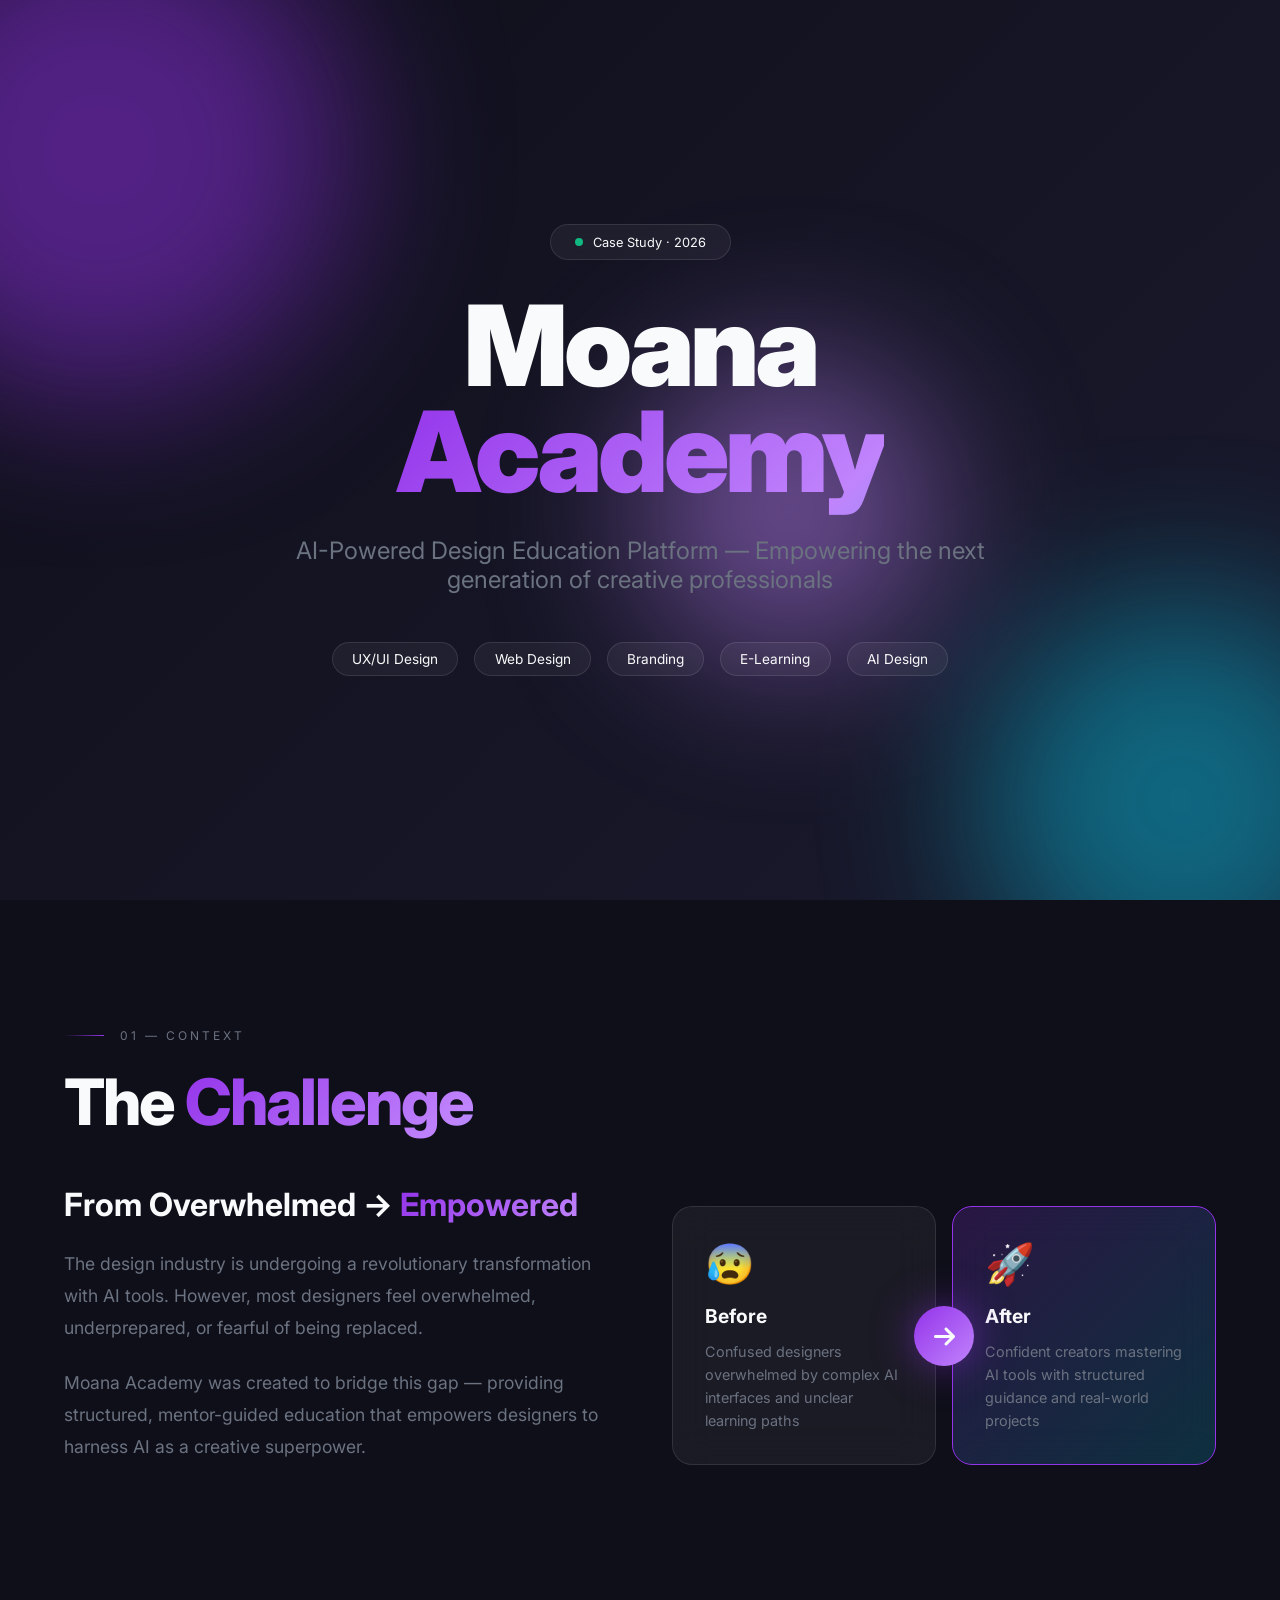
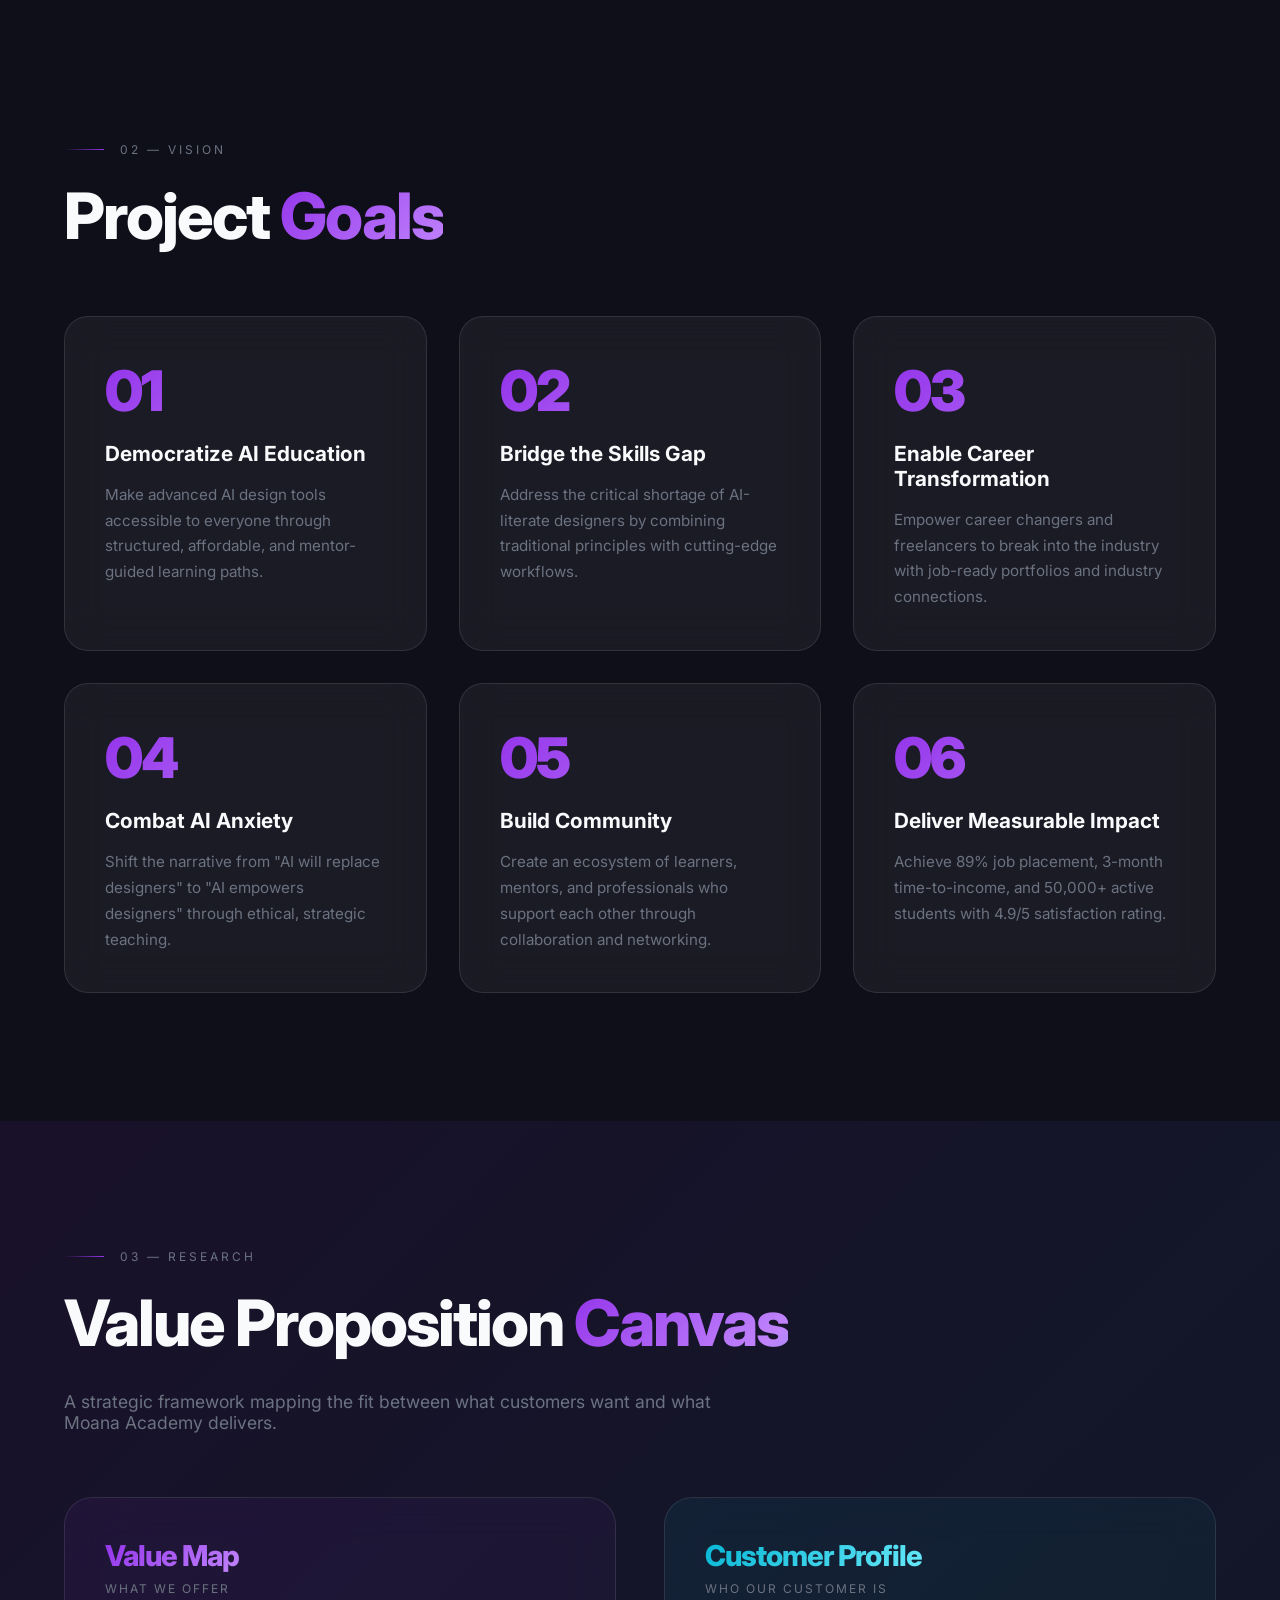
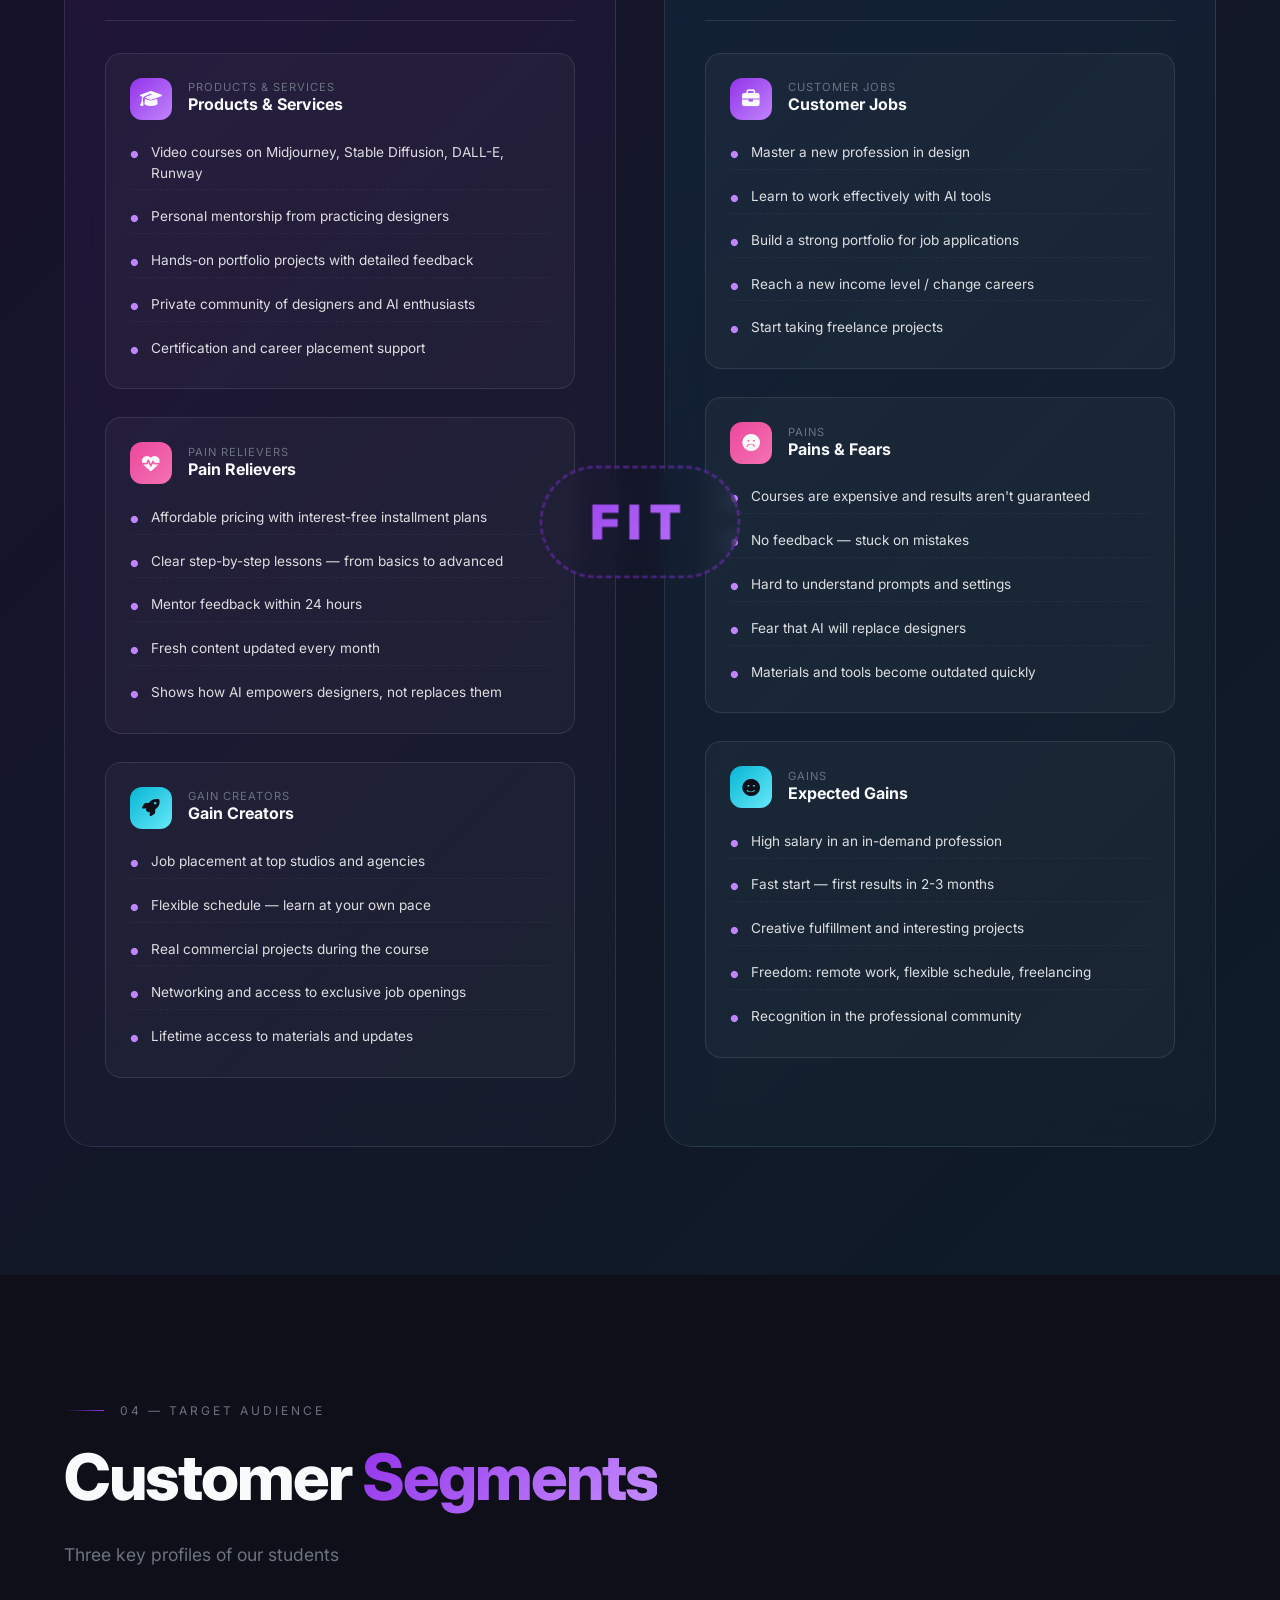
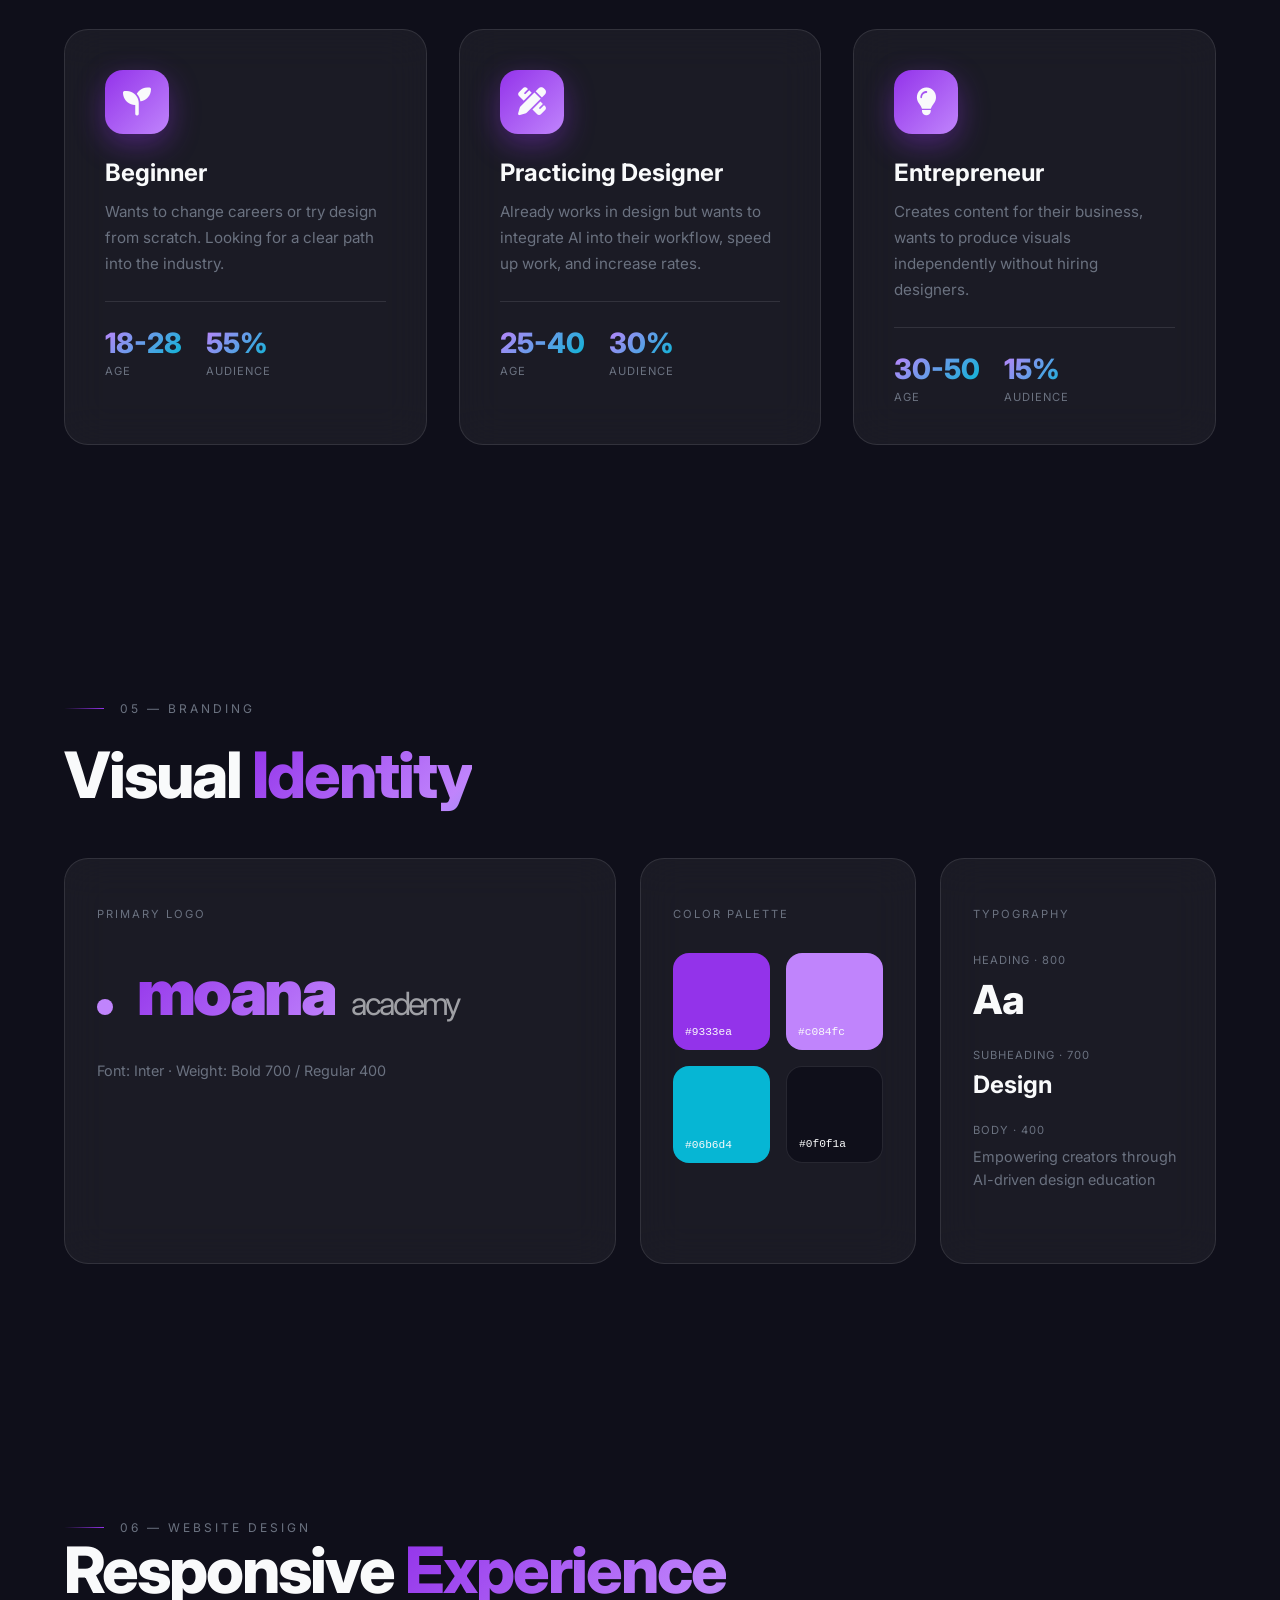
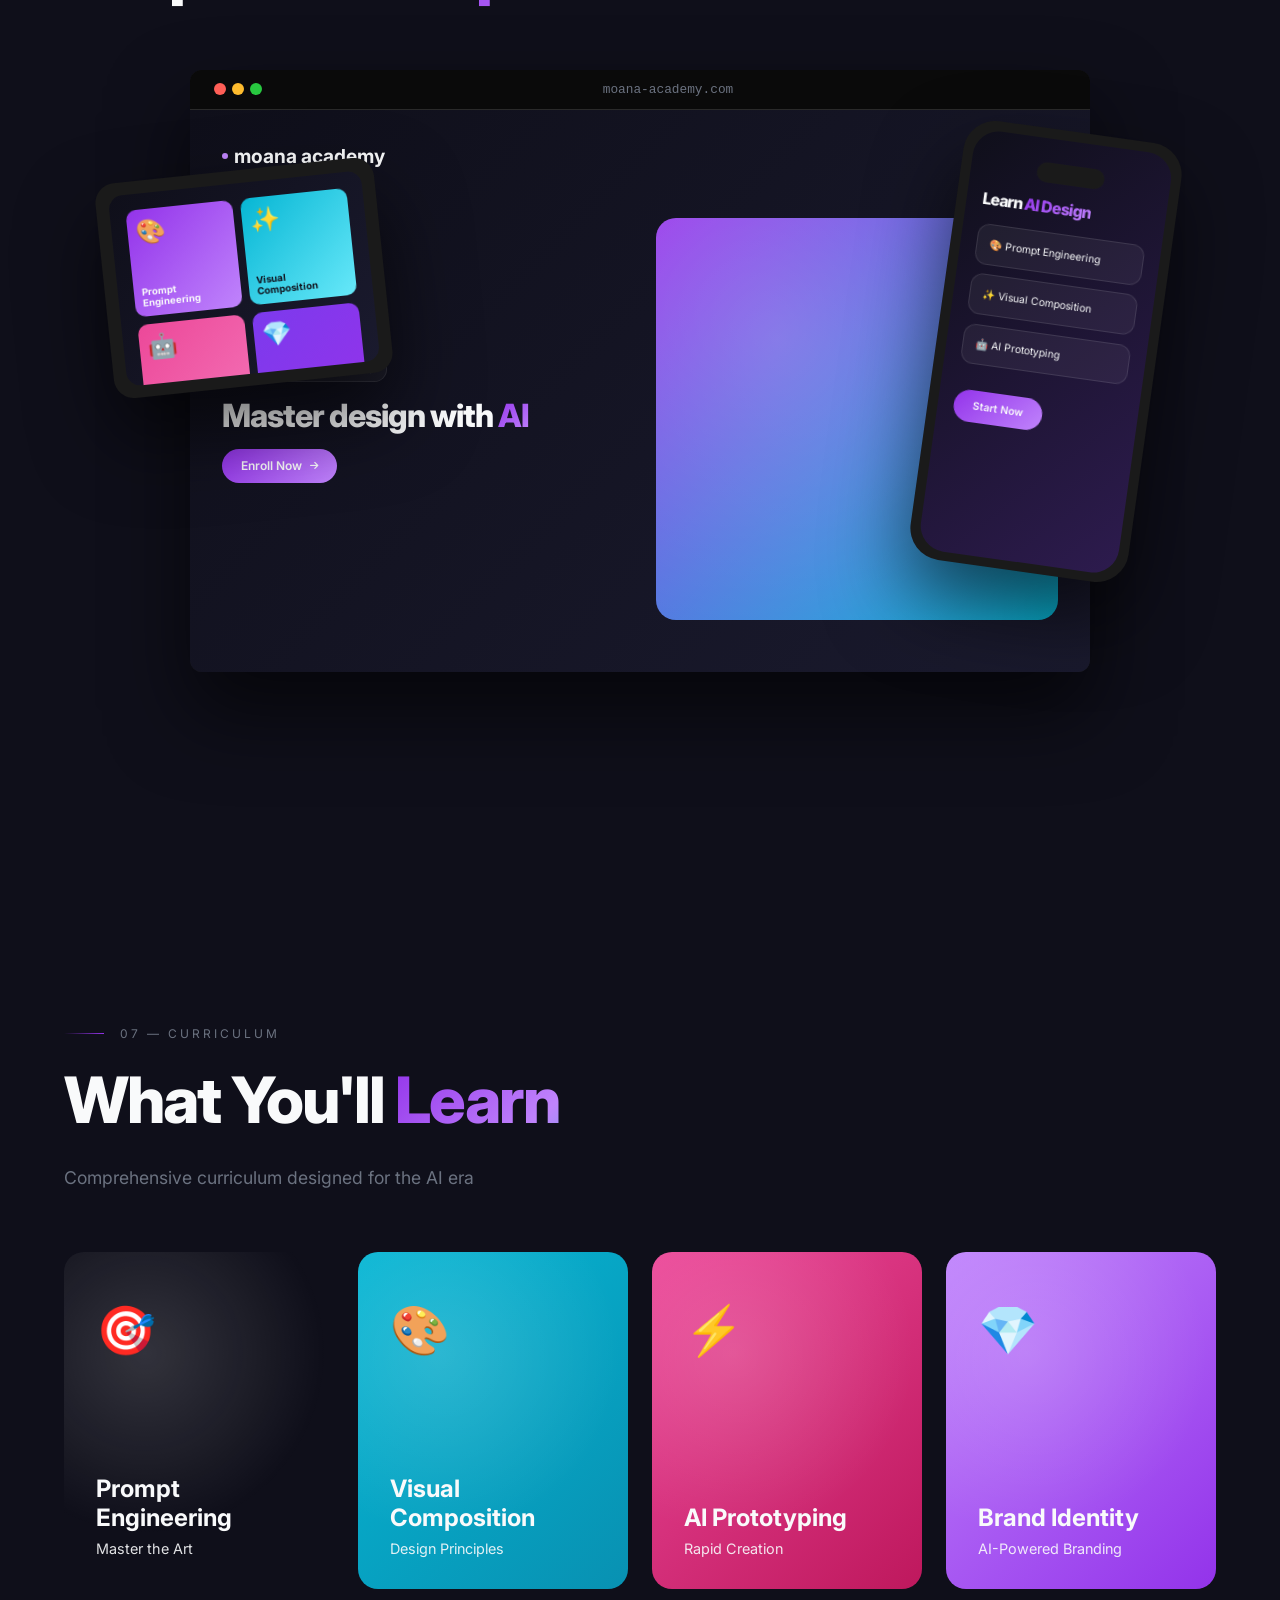
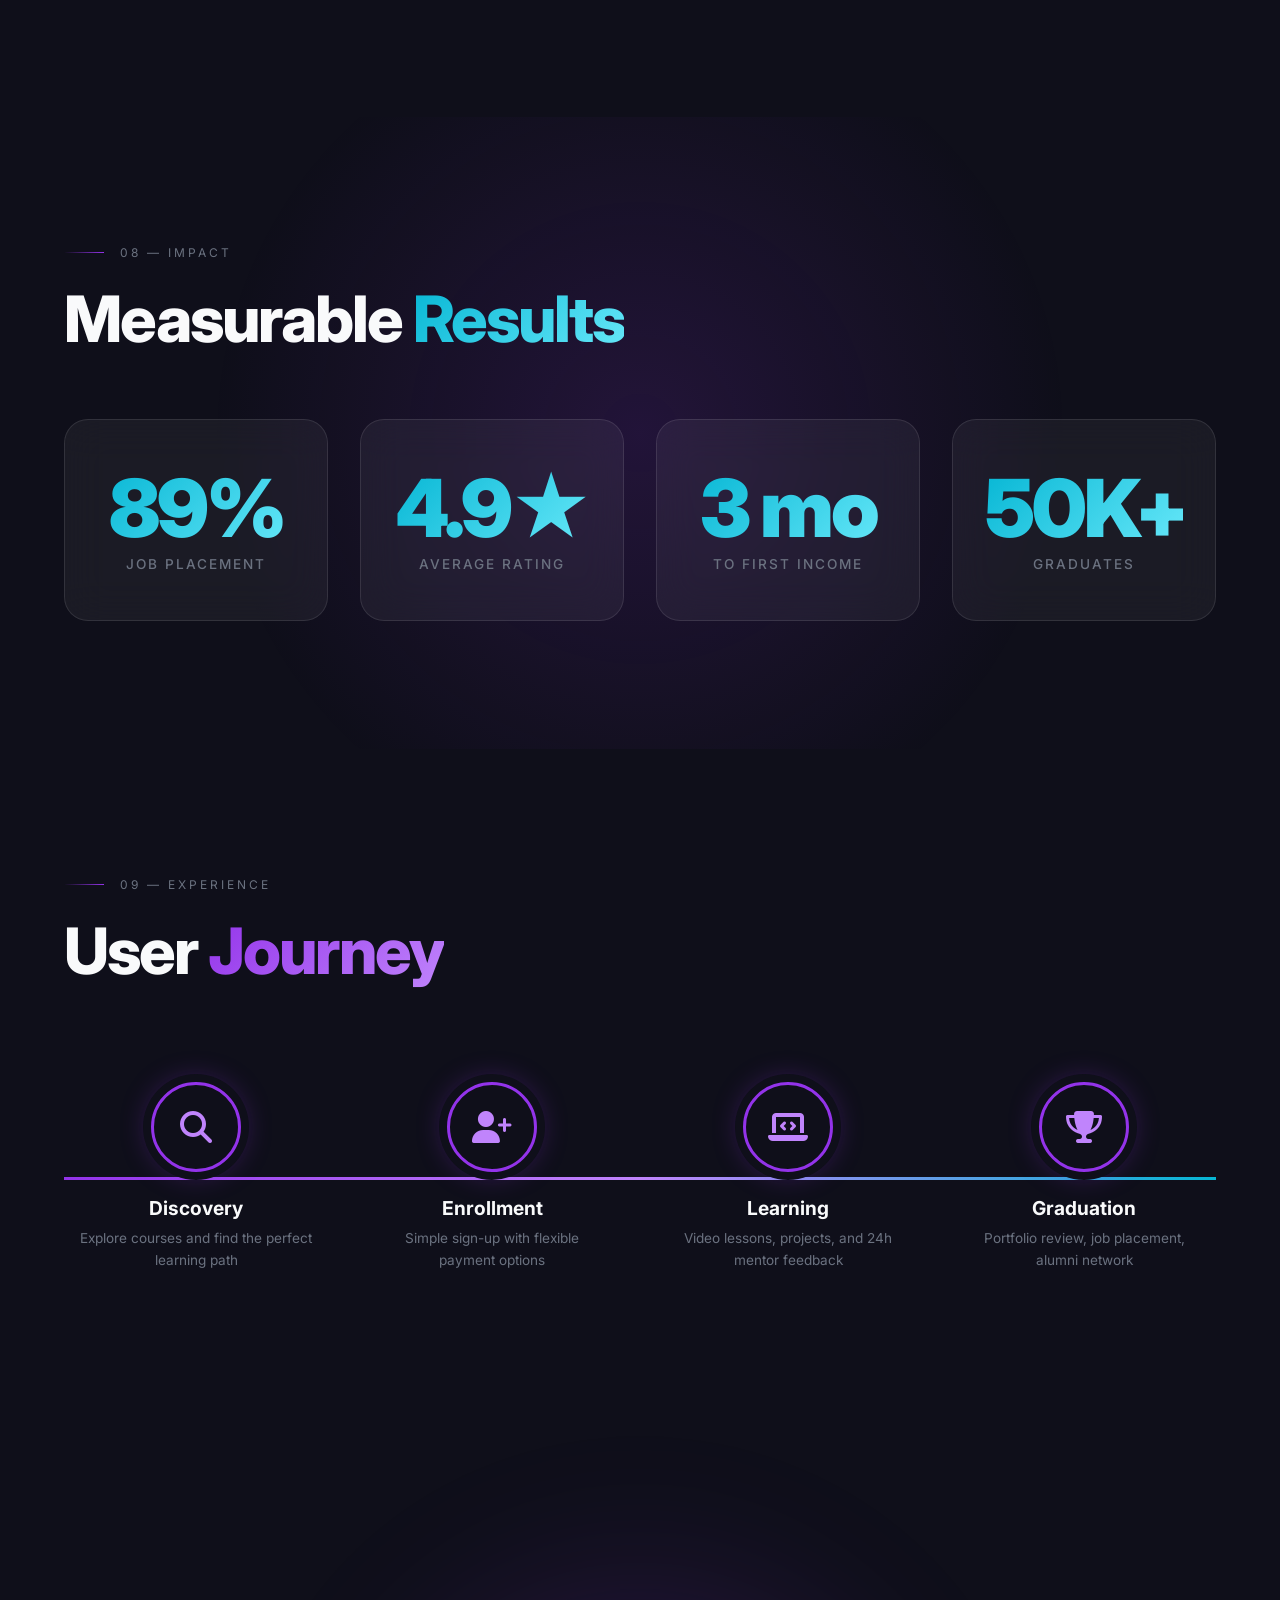
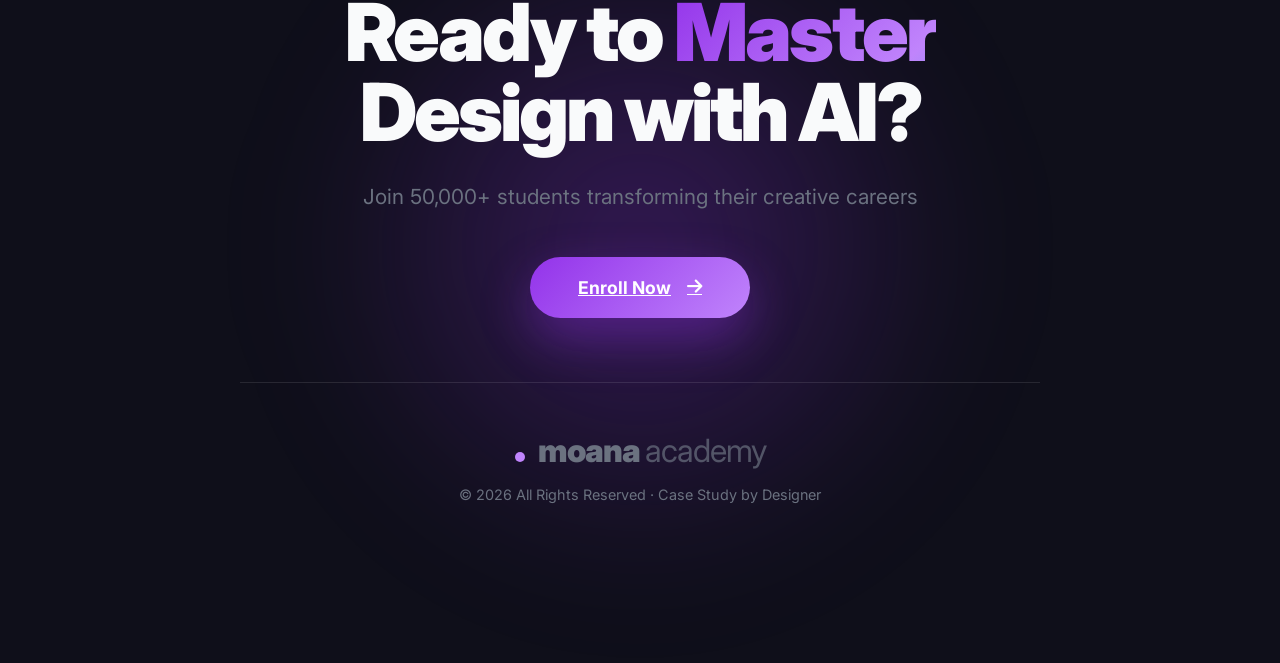
<file: presentation_2.html>
<!DOCTYPE html>
<html lang="en">
<head>
<meta charset="UTF-8">
<meta name="viewport" content="width=device-width, initial-scale=1.0">
<title>Moana Academy — Behance Case Study</title>
<link href="https://fonts.googleapis.com/css2?family=Inter:wght@300;400;500;600;700;800;900&display=swap" rel="stylesheet">
<link rel="stylesheet" href="https://cdnjs.cloudflare.com/ajax/libs/font-awesome/6.4.0/css/all.min.css">
<style>
* { margin: 0; padding: 0; box-sizing: border-box; }

:root {
    --primary-purple: #9333ea;
    --primary-pink: #c084fc;
    --cyan: #06b6d4;
    --cyan-light: #67e8f9;
    --dark: #0f0f1a;
    --dark-light: #1a1a2e;
    --light: #f9fafb;
    --gray: #6b7280;
    --glass: rgba(255, 255, 255, 0.05);
    --glass-border: rgba(255, 255, 255, 0.1);
}

body {
    font-family: 'Inter', sans-serif;
    background: var(--dark);
    color: var(--light);
    overflow-x: hidden;
}

/* ============ ANIMATED BACKGROUND ============ */
.animated-bg {
    position: fixed;
    top: 0; left: 0; right: 0; bottom: 0;
    z-index: -2;
    background: linear-gradient(135deg, #0f0f1a 0%, #1a1a2e 25%, #2d1b4e 50%, #1a1a2e 75%, #0f0f1a 100%);
    background-size: 400% 400%;
    animation: gradientShift 20s ease infinite;
}
@keyframes gradientShift {
    0%,100% { background-position: 0% 50%; }
    50% { background-position: 100% 50%; }
}

/* ============ SECTION BASE ============ */
.section {
    padding: 8rem 4rem;
    position: relative;
    max-width: 1400px;
    margin: 0 auto;
}

.section-full {
    padding: 8rem 4rem;
    position: relative;
    width: 100%;
}

.section-label {
    font-size: 0.75rem;
    color: var(--gray);
    letter-spacing: 3px;
    text-transform: uppercase;
    margin-bottom: 1.5rem;
    display: flex;
    align-items: center;
    gap: 1rem;
}

.section-label::before {
    content: '';
    width: 40px;
    height: 1px;
    background: linear-gradient(90deg, transparent, var(--primary-purple));
}

.section-title {
    font-size: 4rem;
    font-weight: 800;
    letter-spacing: -2px;
    line-height: 1.1;
    margin-bottom: 2rem;
    max-width: 900px;
}

.gradient-text {
    background: linear-gradient(135deg, var(--primary-purple), var(--primary-pink), var(--cyan));
    -webkit-background-clip: text;
    -webkit-text-fill-color: transparent;
    background-clip: text;
    background-size: 200% auto;
    animation: gradientText 4s ease infinite;
}
@keyframes gradientText {
    0%,100% { background-position: 0% 50%; }
    50% { background-position: 100% 50%; }
}

.gradient-text-purple {
    background: linear-gradient(135deg, var(--primary-purple), var(--primary-pink));
    -webkit-background-clip: text;
    -webkit-text-fill-color: transparent;
    background-clip: text;
}

.gradient-text-cyan {
    background: linear-gradient(135deg, var(--cyan), var(--cyan-light));
    -webkit-background-clip: text;
    -webkit-text-fill-color: transparent;
    background-clip: text;
}

/* ============ HERO / COVER ============ */
.hero-cover {
    min-height: 100vh;
    display: flex;
    align-items: center;
    justify-content: center;
    position: relative;
    padding: 4rem;
    overflow: hidden;
}

.cover-orbs {
    position: absolute;
    inset: 0;
    overflow: hidden;
    z-index: 0;
}

.orb {
    position: absolute;
    border-radius: 50%;
    filter: blur(80px);
    opacity: 0.5;
    animation: float 15s ease-in-out infinite;
}
.orb-1 { width: 500px; height: 500px; background: var(--primary-purple); top: -100px; left: -150px; }
.orb-2 { width: 400px; height: 400px; background: var(--cyan); bottom: -100px; right: -100px; animation-delay: 3s; }
.orb-3 { width: 300px; height: 300px; background: var(--primary-pink); top: 40%; left: 50%; animation-delay: 6s; }
@keyframes float {
    0%,100% { transform: translateY(0) rotate(0); }
    50% { transform: translateY(-50px) rotate(180deg); }
}

.cover-content {
    position: relative;
    z-index: 2;
    text-align: center;
    max-width: 1100px;
}

.cover-badge {
    display: inline-flex;
    align-items: center;
    gap: 10px;
    padding: 0.6rem 1.5rem;
    background: var(--glass);
    border: 1px solid var(--glass-border);
    border-radius: 50px;
    backdrop-filter: blur(10px);
    font-size: 0.8rem;
    margin-bottom: 2rem;
}

.cover-badge .dot {
    width: 8px; height: 8px;
    background: #10b981;
    border-radius: 50%;
    animation: pulse 1.5s infinite;
}
@keyframes pulse {
    0%,100% { opacity: 1; transform: scale(1); }
    50% { opacity: 0.5; transform: scale(1.3); }
}

.cover-title {
    font-size: 7rem;
    font-weight: 900;
    letter-spacing: -4px;
    line-height: 0.95;
    margin-bottom: 2rem;
}

.cover-subtitle {
    font-size: 1.5rem;
    color: var(--gray);
    max-width: 700px;
    margin: 0 auto 3rem;
    font-weight: 400;
}

.cover-tags {
    display: flex;
    gap: 1rem;
    justify-content: center;
    flex-wrap: wrap;
}

.cover-tag {
    padding: 0.5rem 1.2rem;
    background: var(--glass);
    border: 1px solid var(--glass-border);
    border-radius: 50px;
    font-size: 0.85rem;
    color: var(--light);
}

/* ============ CHALLENGE SECTION ============ */
.challenge-grid {
    display: grid;
    grid-template-columns: 1fr 1fr;
    gap: 4rem;
    align-items: center;
    margin-top: 3rem;
}

.challenge-text h3 {
    font-size: 2rem;
    margin-bottom: 1.5rem;
    font-weight: 700;
}

.challenge-text p {
    font-size: 1.1rem;
    color: var(--gray);
    line-height: 1.8;
    margin-bottom: 1.5rem;
}

.challenge-visual {
    display: flex;
    gap: 1rem;
    position: relative;
}

.challenge-card {
    flex: 1;
    padding: 2rem;
    border-radius: 20px;
    background: var(--glass);
    border: 1px solid var(--glass-border);
    backdrop-filter: blur(20px);
    transition: transform 0.3s ease;
}

.challenge-card:hover { transform: translateY(-10px); }

.challenge-card.before { opacity: 0.6; }
.challenge-card.after {
    background: linear-gradient(135deg, rgba(147,51,234,0.2), rgba(6,182,212,0.2));
    border-color: var(--primary-purple);
}

.challenge-card .icon {
    font-size: 2.5rem;
    margin-bottom: 1rem;
}

.challenge-card h4 { font-size: 1.2rem; margin-bottom: 0.75rem; }
.challenge-card p { font-size: 0.9rem; color: var(--gray); line-height: 1.6; }

.arrow-between {
    position: absolute;
    top: 50%;
    left: 50%;
    transform: translate(-50%, -50%);
    width: 60px; height: 60px;
    border-radius: 50%;
    background: linear-gradient(135deg, var(--primary-purple), var(--primary-pink));
    display: flex; align-items: center; justify-content: center;
    font-size: 1.5rem;
    z-index: 10;
    box-shadow: 0 0 40px rgba(147,51,234,0.5);
}

/* ============ GOALS SECTION ============ */
.goals-grid {
    display: grid;
    grid-template-columns: repeat(3, 1fr);
    gap: 2rem;
    margin-top: 4rem;
}

.goal-card {
    padding: 2.5rem;
    border-radius: 24px;
    background: var(--glass);
    border: 1px solid var(--glass-border);
    backdrop-filter: blur(20px);
    transition: all 0.3s ease;
    position: relative;
    overflow: hidden;
}

.goal-card::before {
    content: '';
    position: absolute;
    top: 0; left: 0; right: 0;
    height: 3px;
    background: linear-gradient(90deg, var(--primary-purple), var(--primary-pink), var(--cyan));
    transform: scaleX(0);
    transform-origin: left;
    transition: transform 0.4s ease;
}

.goal-card:hover::before { transform: scaleX(1); }
.goal-card:hover {
    transform: translateY(-8px);
    border-color: var(--primary-purple);
}

.goal-number {
    font-size: 3.5rem;
    font-weight: 900;
    background: linear-gradient(135deg, var(--primary-purple), var(--primary-pink));
    -webkit-background-clip: text;
    -webkit-text-fill-color: transparent;
    margin-bottom: 1rem;
    letter-spacing: -2px;
}

.goal-card h4 {
    font-size: 1.3rem;
    margin-bottom: 1rem;
    font-weight: 700;
}

.goal-card p {
    color: var(--gray);
    line-height: 1.7;
    font-size: 0.95rem;
}

/* ============ VPC SECTION ============ */
.vpc-section {
    background: linear-gradient(135deg, rgba(147,51,234,0.08), rgba(6,182,212,0.08));
    padding: 8rem 4rem;
    position: relative;
}

.vpc-wrapper {
    max-width: 1400px;
    margin: 0 auto;
}

.vpc-canvas {
    display: grid;
    grid-template-columns: 1fr 1fr;
    gap: 3rem;
    margin-top: 4rem;
    position: relative;
}

.vpc-fit {
    position: absolute;
    top: 50%; left: 50%;
    transform: translate(-50%, -50%);
    padding: 1.5rem 3rem;
    background: linear-gradient(135deg, var(--primary-purple), var(--primary-pink));
    -webkit-background-clip: text;
    -webkit-text-fill-color: transparent;
    font-size: 3rem;
    font-weight: 900;
    letter-spacing: 8px;
    z-index: 10;
    border: 3px dashed rgba(147,51,234,0.4);
    border-radius: 60px;
    backdrop-filter: blur(10px);
    background-clip: text;
}

.vpc-side {
    padding: 2.5rem;
    border-radius: 28px;
    background: var(--glass);
    border: 1px solid var(--glass-border);
    backdrop-filter: blur(20px);
    position: relative;
}

.vpc-side.value-map {
    background: linear-gradient(135deg, rgba(147,51,234,0.08), rgba(255,255,255,0.02));
}

.vpc-side.customer-profile {
    background: linear-gradient(135deg, rgba(6,182,212,0.08), rgba(255,255,255,0.02));
}

.vpc-side-title {
    font-size: 1.8rem;
    font-weight: 800;
    margin-bottom: 0.5rem;
    letter-spacing: -1px;
}

.vpc-side-tag {
    font-size: 0.75rem;
    color: var(--gray);
    text-transform: uppercase;
    letter-spacing: 2px;
    margin-bottom: 2rem;
    padding-bottom: 1.5rem;
    border-bottom: 1px solid var(--glass-border);
}

.vpc-block {
    margin-bottom: 1.75rem;
    padding: 1.5rem;
    background: rgba(255,255,255,0.03);
    border: 1px solid var(--glass-border);
    border-radius: 16px;
    transition: all 0.3s ease;
}

.vpc-block:hover {
    background: rgba(255,255,255,0.06);
    border-color: var(--primary-purple);
}

.vpc-block-header {
    display: flex;
    align-items: center;
    gap: 1rem;
    margin-bottom: 1rem;
}

.vpc-block-icon {
    width: 42px; height: 42px;
    border-radius: 12px;
    display: flex; align-items: center; justify-content: center;
    font-size: 1.1rem;
    flex-shrink: 0;
}

.icon-purple { background: linear-gradient(135deg, var(--primary-purple), var(--primary-pink)); }
.icon-cyan { background: linear-gradient(135deg, var(--cyan), var(--cyan-light)); color: var(--dark); }
.icon-pink { background: linear-gradient(135deg, #ec4899, #f472b6); }

.vpc-block-title {
    font-size: 1rem;
    font-weight: 700;
    margin-bottom: 0.2rem;
}

.vpc-block-subtitle {
    font-size: 0.7rem;
    color: var(--gray);
    text-transform: uppercase;
    letter-spacing: 1px;
}

.vpc-list {
    list-style: none;
    display: flex;
    flex-direction: column;
    gap: 0.6rem;
}

.vpc-list li {
    display: flex;
    align-items: flex-start;
    gap: 0.75rem;
    font-size: 0.85rem;
    color: rgba(255,255,255,0.85);
    line-height: 1.5;
    padding: 0.4rem 0;
    border-bottom: 1px dashed rgba(255,255,255,0.05);
}

.vpc-list li:last-child { border-bottom: none; }

.vpc-list li::before {
    content: '●';
    color: var(--primary-pink);
    flex-shrink: 0;
    font-size: 0.6rem;
    margin-top: 6px;
}

/* ============ SEGMENTS ============ */
.segments-grid {
    display: grid;
    grid-template-columns: repeat(3, 1fr);
    gap: 2rem;
    margin-top: 4rem;
}

.segment-card {
    padding: 2.5rem;
    border-radius: 24px;
    background: var(--glass);
    border: 1px solid var(--glass-border);
    backdrop-filter: blur(20px);
    transition: all 0.4s ease;
    position: relative;
    overflow: hidden;
}

.segment-card::before {
    content: '';
    position: absolute;
    top: 0; left: 0; right: 0;
    height: 3px;
    background: linear-gradient(90deg, var(--primary-purple), var(--primary-pink));
    transform: scaleX(0);
    transform-origin: left;
    transition: transform 0.5s ease;
}

.segment-card:hover {
    transform: translateY(-12px);
    border-color: var(--primary-purple);
    box-shadow: 0 30px 60px rgba(147,51,234,0.2);
}

.segment-card:hover::before { transform: scaleX(1); }

.segment-icon {
    width: 64px; height: 64px;
    border-radius: 18px;
    background: linear-gradient(135deg, var(--primary-purple), var(--primary-pink));
    display: flex; align-items: center; justify-content: center;
    font-size: 1.75rem;
    margin-bottom: 1.5rem;
    box-shadow: 0 10px 30px rgba(147,51,234,0.4);
}

.segment-card h4 {
    font-size: 1.5rem;
    font-weight: 700;
    margin-bottom: 0.75rem;
}

.segment-card p {
    color: var(--gray);
    line-height: 1.7;
    margin-bottom: 1.5rem;
    font-size: 0.95rem;
}

.segment-stats {
    display: flex;
    gap: 1.5rem;
    padding-top: 1.5rem;
    border-top: 1px solid var(--glass-border);
}

.segment-stat-value {
    font-size: 1.75rem;
    font-weight: 800;
    background: linear-gradient(135deg, var(--primary-pink), var(--cyan));
    -webkit-background-clip: text;
    -webkit-text-fill-color: transparent;
    margin-bottom: 0.25rem;
}

.segment-stat-label {
    font-size: 0.7rem;
    color: var(--gray);
    text-transform: uppercase;
    letter-spacing: 1px;
}

/* ============ VISUAL IDENTITY ============ */
.identity-grid {
    display: grid;
    grid-template-columns: 2fr 1fr 1fr;
    gap: 1.5rem;
    margin-top: 3rem;
}

.identity-card {
    padding: 3rem 2rem;
    border-radius: 24px;
    background: var(--glass);
    border: 1px solid var(--glass-border);
    backdrop-filter: blur(20px);
    transition: all 0.3s ease;
}

.identity-card:hover {
    border-color: var(--primary-purple);
    transform: translateY(-4px);
}

.identity-label {
    font-size: 0.7rem;
    color: var(--gray);
    text-transform: uppercase;
    letter-spacing: 2px;
    margin-bottom: 2rem;
}

.logo-showcase {
    font-size: 4rem;
    font-weight: 900;
    letter-spacing: -3px;
    display: flex;
    align-items: baseline;
    gap: 1rem;
}

.logo-showcase .dot {
    display: inline-block;
    width: 16px; height: 16px;
    background: var(--primary-pink);
    border-radius: 50%;
    margin-right: 0.5rem;
    animation: pulse 2s infinite;
}

.logo-showcase .academy {
    font-weight: 400;
    opacity: 0.6;
    font-size: 2rem;
}

/* Color Palette */
.color-grid {
    display: grid;
    grid-template-columns: repeat(2, 1fr);
    gap: 1rem;
}

.color-swatch {
    aspect-ratio: 1;
    border-radius: 16px;
    display: flex;
    flex-direction: column;
    justify-content: flex-end;
    padding: 0.75rem;
    font-size: 0.7rem;
    font-family: monospace;
}

/* Typography */
.type-sample {
    margin-bottom: 1.5rem;
}

.type-sample .label {
    font-size: 0.7rem;
    color: var(--gray);
    text-transform: uppercase;
    letter-spacing: 1px;
    margin-bottom: 0.5rem;
}

.type-h1 { font-size: 2.5rem; font-weight: 800; letter-spacing: -1.5px; }
.type-h2 { font-size: 1.5rem; font-weight: 700; }
.type-body { font-size: 0.9rem; color: var(--gray); line-height: 1.6; }

/* ============ WEBSITE SHOWCASE ============ */
.showcase-hero {
    padding: 8rem 4rem;
    position: relative;
    overflow: hidden;
}

.devices-container {
    max-width: 1400px;
    margin: 0 auto;
    position: relative;
    height: 700px;
}

/* Desktop Mockup */
.device-desktop {
    position: absolute;
    top: 0; left: 50%;
    transform: translateX(-50%);
    width: 900px;
    background: #1a1a1a;
    border-radius: 12px;
    overflow: hidden;
    box-shadow: 0 40px 80px rgba(0,0,0,0.6);
    z-index: 3;
}

.device-desktop-top {
    background: #0a0a0a;
    padding: 0.75rem 1.5rem;
    display: flex;
    align-items: center;
    gap: 0.5rem;
    border-bottom: 1px solid #2a2a2a;
}

.device-desktop-top .dots { display: flex; gap: 6px; }
.device-desktop-top .dots span {
    width: 12px; height: 12px; border-radius: 50%;
}
.device-desktop-top .dots span:nth-child(1) { background: #ff5f57; }
.device-desktop-top .dots span:nth-child(2) { background: #febc2e; }
.device-desktop-top .dots span:nth-child(3) { background: #28c840; }

.device-desktop-top .url {
    flex: 1;
    text-align: center;
    font-size: 0.8rem;
    color: var(--gray);
    font-family: monospace;
}

.device-desktop-screen {
    aspect-ratio: 16/10;
    background: linear-gradient(135deg, #0f0f1a, #1a1a2e);
    position: relative;
    overflow: hidden;
}

/* Mock website inside */
.mock-site {
    width: 100%; height: 100%;
    padding: 2rem;
    position: relative;
}

.mock-nav {
    display: flex;
    justify-content: space-between;
    align-items: center;
    margin-bottom: 3rem;
}

.mock-logo {
    font-size: 1.2rem;
    font-weight: 700;
    display: flex; align-items: center; gap: 0.4rem;
}

.mock-logo .dot {
    width: 6px; height: 6px;
    background: var(--primary-pink);
    border-radius: 50%;
}

.mock-menu-btn {
    padding: 0.4rem 1rem;
    border: 1px solid var(--glass-border);
    border-radius: 50px;
    font-size: 0.7rem;
}

.mock-hero-grid {
    display: grid;
    grid-template-columns: 1fr 1fr;
    gap: 2rem;
    align-items: center;
}

.mock-hero-badge {
    display: inline-flex;
    align-items: center;
    gap: 6px;
    padding: 0.3rem 0.8rem;
    background: var(--glass);
    border: 1px solid var(--glass-border);
    border-radius: 50px;
    font-size: 0.65rem;
    margin-bottom: 1rem;
}

.mock-hero-badge .dot {
    width: 5px; height: 5px; background: #10b981; border-radius: 50%;
}

.mock-hero-title {
    font-size: 2rem;
    font-weight: 800;
    line-height: 1.1;
    letter-spacing: -1px;
    margin-bottom: 1rem;
}

.mock-btn {
    display: inline-flex;
    align-items: center;
    gap: 0.5rem;
    padding: 0.6rem 1.2rem;
    background: linear-gradient(135deg, var(--primary-purple), var(--primary-pink));
    border-radius: 50px;
    font-size: 0.75rem;
    font-weight: 600;
}

.mock-image-placeholder {
    aspect-ratio: 1;
    border-radius: 20px;
    background: linear-gradient(135deg, var(--primary-purple), var(--cyan));
    position: relative;
    overflow: hidden;
}

.mock-image-placeholder::after {
    content: '';
    position: absolute;
    inset: 0;
    background: radial-gradient(circle at 30% 30%, rgba(255,255,255,0.2), transparent);
}

/* Floating mockup orbs */
.mock-orb {
    position: absolute;
    border-radius: 50%;
    filter: blur(40px);
    opacity: 0.6;
}

/* Phone Mockup */
.device-phone {
    position: absolute;
    top: 60px; right: 60px;
    width: 220px;
    background: #1a1a1a;
    border-radius: 32px;
    padding: 0.6rem;
    box-shadow: 0 40px 80px rgba(0,0,0,0.6);
    transform: rotate(8deg);
    z-index: 5;
}

.device-phone-screen {
    aspect-ratio: 9/19;
    background: linear-gradient(135deg, #0f0f1a, #2d1b4e);
    border-radius: 26px;
    overflow: hidden;
    padding: 1.5rem 1rem;
}

.mock-phone-notch {
    width: 40%; height: 20px;
    background: #1a1a1a;
    border-radius: 12px;
    margin: 0 auto 1rem;
}

.mock-phone-title {
    font-size: 1rem;
    font-weight: 800;
    margin-bottom: 1rem;
    line-height: 1.1;
}

.mock-phone-card {
    padding: 0.8rem;
    background: var(--glass);
    border: 1px solid var(--glass-border);
    border-radius: 12px;
    margin-bottom: 0.6rem;
    font-size: 0.65rem;
}

/* iPad Mockup */
.device-ipad {
    position: absolute;
    top: 100px; left: 40px;
    width: 280px;
    background: #1a1a1a;
    border-radius: 20px;
    padding: 0.8rem;
    box-shadow: 0 40px 80px rgba(0,0,0,0.6);
    transform: rotate(-6deg);
    z-index: 4;
}

.device-ipad-screen {
    aspect-ratio: 4/3;
    background: linear-gradient(135deg, #0f0f1a, #1a1a2e);
    border-radius: 14px;
    padding: 1rem;
    overflow: hidden;
}

.mock-ipad-grid {
    display: grid;
    grid-template-columns: repeat(2, 1fr);
    gap: 0.5rem;
}

.mock-ipad-card {
    aspect-ratio: 1;
    border-radius: 10px;
    background: linear-gradient(135deg, var(--primary-purple), var(--primary-pink));
    padding: 0.5rem;
    display: flex;
    flex-direction: column;
    justify-content: space-between;
    font-size: 0.6rem;
    font-weight: 700;
}

.mock-ipad-card:nth-child(2) { background: linear-gradient(135deg, var(--cyan), var(--cyan-light)); color: var(--dark); }
.mock-ipad-card:nth-child(3) { background: linear-gradient(135deg, #ec4899, #f472b6); }
.mock-ipad-card:nth-child(4) { background: linear-gradient(135deg, #7c3aed, #9333ea); }

/* ============ FEATURES SECTION ============ */
.features-showcase {
    display: grid;
    grid-template-columns: repeat(4, 1fr);
    gap: 1.5rem;
    margin-top: 4rem;
}

.feature-demo-card {
    aspect-ratio: 4/5;
    border-radius: 20px;
    overflow: hidden;
    position: relative;
    background: linear-gradient(135deg, var(--primary-purple), var(--primary-dark));
    transition: all 0.4s ease;
}

.feature-demo-card:nth-child(2) { background: linear-gradient(135deg, var(--cyan), #0891b2); }
.feature-demo-card:nth-child(3) { background: linear-gradient(135deg, #ec4899, #be185d); }
.feature-demo-card:nth-child(4) { background: linear-gradient(135deg, var(--primary-pink), var(--primary-purple)); }

.feature-demo-card::before {
    content: '';
    position: absolute;
    inset: 0;
    background: radial-gradient(circle at 30% 30%, rgba(255,255,255,0.15), transparent 60%);
}

.feature-demo-card:hover {
    transform: translateY(-12px) scale(1.02);
    box-shadow: 0 30px 60px rgba(147,51,234,0.3);
}

.feature-demo-content {
    position: absolute;
    inset: 0;
    padding: 2rem;
    display: flex;
    flex-direction: column;
    justify-content: flex-end;
    z-index: 2;
}

.feature-demo-icon {
    font-size: 3rem;
    margin-bottom: auto;
    padding-top: 1rem;
}

.feature-demo-content h4 {
    font-size: 1.5rem;
    font-weight: 700;
    margin-bottom: 0.5rem;
}

.feature-demo-content p {
    font-size: 0.9rem;
    opacity: 0.9;
}

/* ============ STATS DASHBOARD ============ */
.stats-dashboard {
    padding: 8rem 4rem;
    position: relative;
    overflow: hidden;
}

.stats-dashboard::before {
    content: '';
    position: absolute;
    inset: 0;
    background: radial-gradient(circle at 50% 50%, rgba(147,51,234,0.15), transparent 60%);
}

.stats-wrapper {
    max-width: 1400px;
    margin: 0 auto;
    position: relative;
    z-index: 2;
}

.stats-grid {
    display: grid;
    grid-template-columns: repeat(4, 1fr);
    gap: 2rem;
    margin-top: 4rem;
}

.stat-card {
    padding: 3rem 2rem;
    border-radius: 24px;
    background: var(--glass);
    border: 1px solid var(--glass-border);
    backdrop-filter: blur(20px);
    text-align: center;
    transition: all 0.3s ease;
    position: relative;
    overflow: hidden;
}

.stat-card:hover {
    transform: translateY(-8px);
    border-color: var(--cyan);
    box-shadow: 0 20px 50px rgba(6,182,212,0.2);
}

.stat-number {
    font-size: 5rem;
    font-weight: 900;
    background: linear-gradient(135deg, var(--cyan), var(--cyan-light));
    -webkit-background-clip: text;
    -webkit-text-fill-color: transparent;
    margin-bottom: 0.5rem;
    letter-spacing: -3px;
    line-height: 1;
}

.stat-label {
    font-size: 0.85rem;
    color: var(--gray);
    text-transform: uppercase;
    letter-spacing: 2px;
    font-weight: 500;
}

/* ============ USER JOURNEY ============ */
.journey-timeline {
    margin-top: 4rem;
    position: relative;
    padding: 2rem 0;
}

.journey-line {
    position: absolute;
    top: 50%;
    left: 0;
    right: 0;
    height: 3px;
    background: linear-gradient(90deg, var(--primary-purple), var(--primary-pink), var(--cyan));
    z-index: 1;
}

.journey-steps {
    display: grid;
    grid-template-columns: repeat(4, 1fr);
    gap: 2rem;
    position: relative;
    z-index: 2;
}

.journey-step {
    text-align: center;
    padding: 0 1rem;
}

.journey-icon {
    width: 90px; height: 90px;
    margin: 0 auto 1.5rem;
    border-radius: 50%;
    background: var(--dark);
    border: 3px solid var(--primary-purple);
    display: flex; align-items: center; justify-content: center;
    font-size: 2rem;
    color: var(--primary-pink);
    box-shadow: 0 0 0 8px var(--dark), 0 0 30px rgba(147,51,234,0.4);
    transition: all 0.3s ease;
}

.journey-step:hover .journey-icon {
    background: linear-gradient(135deg, var(--primary-purple), var(--primary-pink));
    color: white;
    transform: scale(1.1);
}

.journey-step h4 {
    font-size: 1.2rem;
    font-weight: 700;
    margin-bottom: 0.5rem;
}

.journey-step p {
    font-size: 0.85rem;
    color: var(--gray);
    line-height: 1.6;
}

/* ============ FINAL CTA ============ */
.final-cta {
    padding: 10rem 4rem;
    text-align: center;
    position: relative;
    overflow: hidden;
}

.final-cta::before {
    content: '';
    position: absolute;
    width: 800px; height: 800px;
    background: radial-gradient(circle, rgba(147,51,234,0.3), transparent 60%);
    top: 50%; left: 50%;
    transform: translate(-50%, -50%);
    filter: blur(60px);
}

.final-cta-content {
    position: relative;
    z-index: 2;
    max-width: 800px;
    margin: 0 auto;
}

.final-title {
    font-size: 5rem;
    font-weight: 900;
    letter-spacing: -3px;
    line-height: 1;
    margin-bottom: 2rem;
}

.final-subtitle {
    font-size: 1.3rem;
    color: var(--gray);
    margin-bottom: 3rem;
}

.final-btn {
    display: inline-flex;
    align-items: center;
    gap: 1rem;
    padding: 1.25rem 3rem;
    background: linear-gradient(135deg, var(--primary-purple), var(--primary-pink));
    border-radius: 60px;
    font-size: 1.1rem;
    font-weight: 700;
    color: white;
    box-shadow: 0 20px 50px rgba(147,51,234,0.4);
    transition: all 0.3s ease;
}

.final-btn:hover {
    transform: translateY(-4px);
    box-shadow: 0 30px 70px rgba(147,51,234,0.6);
}

.final-footer {
    margin-top: 4rem;
    padding-top: 3rem;
    border-top: 1px solid var(--glass-border);
    color: var(--gray);
    font-size: 0.9rem;
}

/* ============ RESPONSIVE ============ */
@media (max-width: 1024px) {
    .section, .section-full, .vpc-section, .showcase-hero, .stats-dashboard, .final-cta {
        padding: 4rem 1.5rem;
    }
    .cover-title { font-size: 4rem; }
    .section-title { font-size: 2.5rem; }
    .challenge-grid, .vpc-canvas, .identity-grid {
        grid-template-columns: 1fr;
    }
    .goals-grid, .segments-grid, .features-showcase, .stats-grid, .journey-steps {
        grid-template-columns: 1fr;
    }
    .devices-container { height: auto; }
    .device-desktop, .device-phone, .device-ipad {
        position: relative;
        top: auto; left: auto; right: auto;
        width: 100%;
        margin-bottom: 2rem;
        transform: none;
    }
    .final-title { font-size: 3rem; }
}

/* ============ ANIMATIONS ============ */
@keyframes fadeInUp {
    from { opacity: 0; transform: translateY(30px); }
    to { opacity: 1; transform: translateY(0); }
}

.fade-in {
    animation: fadeInUp 0.8s ease forwards;
}
</style>
</head>
<body>

<div class="animated-bg"></div>

<!-- ============ 1. COVER / HERO ============ -->
<section class="hero-cover">
    <div class="cover-orbs">
        <div class="orb orb-1"></div>
        <div class="orb orb-2"></div>
        <div class="orb orb-3"></div>
    </div>
    <div class="cover-content">
        <div class="cover-badge">
            <span class="dot"></span>
            Case Study · 2026
        </div>
        <h1 class="cover-title">
            Moana<br><span class="gradient-text">Academy</span>
        </h1>
        <p class="cover-subtitle">
            AI-Powered Design Education Platform — Empowering the next generation of creative professionals
        </p>
        <div class="cover-tags">
            <span class="cover-tag">UX/UI Design</span>
            <span class="cover-tag">Web Design</span>
            <span class="cover-tag">Branding</span>
            <span class="cover-tag">E-Learning</span>
            <span class="cover-tag">AI Design</span>
        </div>
    </div>
</section>

<!-- ============ 2. THE CHALLENGE ============ -->
<section class="section">
    <div class="section-label">01 — Context</div>
    <h2 class="section-title">The <span class="gradient-text">Challenge</span></h2>
    
    <div class="challenge-grid">
        <div class="challenge-text">
            <h3>From Overwhelmed → <span class="gradient-text-purple">Empowered</span></h3>
            <p>The design industry is undergoing a revolutionary transformation with AI tools. However, most designers feel overwhelmed, underprepared, or fearful of being replaced.</p>
            <p>Moana Academy was created to bridge this gap — providing structured, mentor-guided education that empowers designers to harness AI as a creative superpower.</p>
        </div>
        <div class="challenge-visual">
            <div class="challenge-card before">
                <div class="icon">😰</div>
                <h4>Before</h4>
                <p>Confused designers overwhelmed by complex AI interfaces and unclear learning paths</p>
            </div>
            <div class="arrow-between"><i class="fas fa-arrow-right"></i></div>
            <div class="challenge-card after">
                <div class="icon">🚀</div>
                <h4>After</h4>
                <p>Confident creators mastering AI tools with structured guidance and real-world projects</p>
            </div>
        </div>
    </div>
</section>

<!-- ============ 3. PROJECT GOALS ============ -->
<section class="section">
    <div class="section-label">02 — Vision</div>
    <h2 class="section-title">Project <span class="gradient-text-purple">Goals</span></h2>
    
    <div class="goals-grid">
        <div class="goal-card">
            <div class="goal-number">01</div>
            <h4>Democratize AI Education</h4>
            <p>Make advanced AI design tools accessible to everyone through structured, affordable, and mentor-guided learning paths.</p>
        </div>
        <div class="goal-card">
            <div class="goal-number">02</div>
            <h4>Bridge the Skills Gap</h4>
            <p>Address the critical shortage of AI-literate designers by combining traditional principles with cutting-edge workflows.</p>
        </div>
        <div class="goal-card">
            <div class="goal-number">03</div>
            <h4>Enable Career Transformation</h4>
            <p>Empower career changers and freelancers to break into the industry with job-ready portfolios and industry connections.</p>
        </div>
        <div class="goal-card">
            <div class="goal-number">04</div>
            <h4>Combat AI Anxiety</h4>
            <p>Shift the narrative from "AI will replace designers" to "AI empowers designers" through ethical, strategic teaching.</p>
        </div>
        <div class="goal-card">
            <div class="goal-number">05</div>
            <h4>Build Community</h4>
            <p>Create an ecosystem of learners, mentors, and professionals who support each other through collaboration and networking.</p>
        </div>
        <div class="goal-card">
            <div class="goal-number">06</div>
            <h4>Deliver Measurable Impact</h4>
            <p>Achieve 89% job placement, 3-month time-to-income, and 50,000+ active students with 4.9/5 satisfaction rating.</p>
        </div>
    </div>
</section>

<!-- ============ 4. VALUE PROPOSITION CANVAS ============ -->
<section class="vpc-section">
    <div class="vpc-wrapper">
        <div class="section-label">03 — Research</div>
        <h2 class="section-title">Value Proposition <span class="gradient-text">Canvas</span></h2>
        <p style="color: var(--gray); font-size: 1.1rem; max-width: 700px;">A strategic framework mapping the fit between what customers want and what Moana Academy delivers.</p>

        <div class="vpc-canvas">
            <!-- VALUE MAP -->
            <div class="vpc-side value-map">
                <div class="vpc-side-title"><span class="gradient-text-purple">Value Map</span></div>
                <div class="vpc-side-tag">What We Offer</div>

                <div class="vpc-block">
                    <div class="vpc-block-header">
                        <div class="vpc-block-icon icon-purple"><i class="fas fa-graduation-cap"></i></div>
                        <div>
                            <div class="vpc-block-subtitle">Products & Services</div>
                            <div class="vpc-block-title">Products & Services</div>
                        </div>
                    </div>
                    <ul class="vpc-list">
                        <li>Video courses on Midjourney, Stable Diffusion, DALL-E, Runway</li>
                        <li>Personal mentorship from practicing designers</li>
                        <li>Hands-on portfolio projects with detailed feedback</li>
                        <li>Private community of designers and AI enthusiasts</li>
                        <li>Certification and career placement support</li>
                    </ul>
                </div>

                <div class="vpc-block">
                    <div class="vpc-block-header">
                        <div class="vpc-block-icon icon-pink"><i class="fas fa-heart-pulse"></i></div>
                        <div>
                            <div class="vpc-block-subtitle">Pain Relievers</div>
                            <div class="vpc-block-title">Pain Relievers</div>
                        </div>
                    </div>
                    <ul class="vpc-list">
                        <li>Affordable pricing with interest-free installment plans</li>
                        <li>Clear step-by-step lessons — from basics to advanced</li>
                        <li>Mentor feedback within 24 hours</li>
                        <li>Fresh content updated every month</li>
                        <li>Shows how AI empowers designers, not replaces them</li>
                    </ul>
                </div>

                <div class="vpc-block">
                    <div class="vpc-block-header">
                        <div class="vpc-block-icon icon-cyan"><i class="fas fa-rocket"></i></div>
                        <div>
                            <div class="vpc-block-subtitle">Gain Creators</div>
                            <div class="vpc-block-title">Gain Creators</div>
                        </div>
                    </div>
                    <ul class="vpc-list">
                        <li>Job placement at top studios and agencies</li>
                        <li>Flexible schedule — learn at your own pace</li>
                        <li>Real commercial projects during the course</li>
                        <li>Networking and access to exclusive job openings</li>
                        <li>Lifetime access to materials and updates</li>
                    </ul>
                </div>
            </div>

            <div class="vpc-fit">FIT</div>

            <!-- CUSTOMER PROFILE -->
            <div class="vpc-side customer-profile">
                <div class="vpc-side-title"><span class="gradient-text-cyan">Customer Profile</span></div>
                <div class="vpc-side-tag">Who Our Customer Is</div>

                <div class="vpc-block">
                    <div class="vpc-block-header">
                        <div class="vpc-block-icon icon-purple"><i class="fas fa-briefcase"></i></div>
                        <div>
                            <div class="vpc-block-subtitle">Customer Jobs</div>
                            <div class="vpc-block-title">Customer Jobs</div>
                        </div>
                    </div>
                    <ul class="vpc-list">
                        <li>Master a new profession in design</li>
                        <li>Learn to work effectively with AI tools</li>
                        <li>Build a strong portfolio for job applications</li>
                        <li>Reach a new income level / change careers</li>
                        <li>Start taking freelance projects</li>
                    </ul>
                </div>

                <div class="vpc-block">
                    <div class="vpc-block-header">
                        <div class="vpc-block-icon icon-pink"><i class="fas fa-face-frown"></i></div>
                        <div>
                            <div class="vpc-block-subtitle">Pains</div>
                            <div class="vpc-block-title">Pains & Fears</div>
                        </div>
                    </div>
                    <ul class="vpc-list">
                        <li>Courses are expensive and results aren't guaranteed</li>
                        <li>No feedback — stuck on mistakes</li>
                        <li>Hard to understand prompts and settings</li>
                        <li>Fear that AI will replace designers</li>
                        <li>Materials and tools become outdated quickly</li>
                    </ul>
                </div>

                <div class="vpc-block">
                    <div class="vpc-block-header">
                        <div class="vpc-block-icon icon-cyan"><i class="fas fa-face-smile"></i></div>
                        <div>
                            <div class="vpc-block-subtitle">Gains</div>
                            <div class="vpc-block-title">Expected Gains</div>
                        </div>
                    </div>
                    <ul class="vpc-list">
                        <li>High salary in an in-demand profession</li>
                        <li>Fast start — first results in 2-3 months</li>
                        <li>Creative fulfillment and interesting projects</li>
                        <li>Freedom: remote work, flexible schedule, freelancing</li>
                        <li>Recognition in the professional community</li>
                    </ul>
                </div>
            </div>
        </div>
    </div>
</section>

<!-- ============ 5. CUSTOMER SEGMENTS ============ -->
<section class="section">
    <div class="section-label">04 — Target Audience</div>
    <h2 class="section-title">Customer <span class="gradient-text">Segments</span></h2>
    <p style="color: var(--gray); font-size: 1.1rem; max-width: 700px;">Three key profiles of our students</p>

    <div class="segments-grid">
        <div class="segment-card">
            <div class="segment-icon"><i class="fas fa-seedling"></i></div>
            <h4>Beginner</h4>
            <p>Wants to change careers or try design from scratch. Looking for a clear path into the industry.</p>
            <div class="segment-stats">
                <div>
                    <div class="segment-stat-value">18-28</div>
                    <div class="segment-stat-label">Age</div>
                </div>
                <div>
                    <div class="segment-stat-value">55%</div>
                    <div class="segment-stat-label">Audience</div>
                </div>
            </div>
        </div>

        <div class="segment-card">
            <div class="segment-icon"><i class="fas fa-pen-ruler"></i></div>
            <h4>Practicing Designer</h4>
            <p>Already works in design but wants to integrate AI into their workflow, speed up work, and increase rates.</p>
            <div class="segment-stats">
                <div>
                    <div class="segment-stat-value">25-40</div>
                    <div class="segment-stat-label">Age</div>
                </div>
                <div>
                    <div class="segment-stat-value">30%</div>
                    <div class="segment-stat-label">Audience</div>
                </div>
            </div>
        </div>

        <div class="segment-card">
            <div class="segment-icon"><i class="fas fa-lightbulb"></i></div>
            <h4>Entrepreneur</h4>
            <p>Creates content for their business, wants to produce visuals independently without hiring designers.</p>
            <div class="segment-stats">
                <div>
                    <div class="segment-stat-value">30-50</div>
                    <div class="segment-stat-label">Age</div>
                </div>
                <div>
                    <div class="segment-stat-value">15%</div>
                    <div class="segment-stat-label">Audience</div>
                </div>
            </div>
        </div>
    </div>
</section>

<!-- ============ 6. VISUAL IDENTITY ============ -->
<section class="section">
    <div class="section-label">05 — Branding</div>
    <h2 class="section-title">Visual <span class="gradient-text">Identity</span></h2>

    <div class="identity-grid">
        <!-- Logo -->
        <div class="identity-card">
            <div class="identity-label">Primary Logo</div>
            <div class="logo-showcase">
                <span class="dot"></span>
                <span class="gradient-text-purple">moana</span>
                <span class="academy">academy</span>
            </div>
            <p style="color: var(--gray); margin-top: 2rem; font-size: 0.9rem;">
                Font: Inter · Weight: Bold 700 / Regular 400
            </p>
        </div>

        <!-- Colors -->
        <div class="identity-card">
            <div class="identity-label">Color Palette</div>
            <div class="color-grid">
                <div class="color-swatch" style="background: #9333ea;">#9333ea</div>
                <div class="color-swatch" style="background: #c084fc;">#c084fc</div>
                <div class="color-swatch" style="background: #06b6d4;">#06b6d4</div>
                <div class="color-swatch" style="background: #0f0f1a; border: 1px solid rgba(255,255,255,0.1);">#0f0f1a</div>
            </div>
        </div>

        <!-- Typography -->
        <div class="identity-card">
            <div class="identity-label">Typography</div>
            <div class="type-sample">
                <div class="label">Heading · 800</div>
                <div class="type-h1">Aa</div>
            </div>
            <div class="type-sample">
                <div class="label">Subheading · 700</div>
                <div class="type-h2">Design</div>
            </div>
            <div class="type-sample">
                <div class="label">Body · 400</div>
                <div class="type-body">Empowering creators through AI-driven design education</div>
            </div>
        </div>
    </div>
</section>

<!-- ============ 7. WEBSITE SHOWCASE ============ -->
<section class="showcase-hero">
    <div class="section-label" style="max-width: 1400px; margin: 0 auto;">06 — Website Design</div>
    <h2 class="section-title" style="max-width: 1400px; margin: 0 auto 4rem;">Responsive <span class="gradient-text">Experience</span></h2>

    <div class="devices-container">
        <!-- iPad -->
        <div class="device-ipad">
            <div class="device-ipad-screen">
                <div class="mock-ipad-grid">
                    <div class="mock-ipad-card">
                        <div style="font-size: 1.5rem;">🎨</div>
                        <div>Prompt Engineering</div>
                    </div>
                    <div class="mock-ipad-card">
                        <div style="font-size: 1.5rem;">✨</div>
                        <div>Visual Composition</div>
                    </div>
                    <div class="mock-ipad-card">
                        <div style="font-size: 1.5rem;">🤖</div>
                        <div>AI Prototyping</div>
                    </div>
                    <div class="mock-ipad-card">
                        <div style="font-size: 1.5rem;">💎</div>
                        <div>Brand Identity</div>
                    </div>
                </div>
            </div>
        </div>

        <!-- Desktop -->
        <div class="device-desktop">
            <div class="device-desktop-top">
                <div class="dots">
                    <span></span><span></span><span></span>
                </div>
                <div class="url">moana-academy.com</div>
            </div>
            <div class="device-desktop-screen">
                <div class="mock-site">
                    <div class="mock-nav">
                        <div class="mock-logo">
                            <span class="dot"></span>
                            moana academy
                        </div>
                        <div class="mock-menu-btn">Menu</div>
                    </div>
                    <div class="mock-hero-grid">
                        <div>
                            <div class="mock-hero-badge">
                                <span class="dot"></span>
                                AI Design Education 2026
                            </div>
                            <div class="mock-hero-title">
                                Master design with <span class="gradient-text-purple">AI</span>
                            </div>
                            <div class="mock-btn">
                                Enroll Now <i class="fas fa-arrow-right" style="font-size: 0.6rem;"></i>
                            </div>
                        </div>
                        <div class="mock-image-placeholder"></div>
                    </div>
                </div>
            </div>
        </div>

        <!-- Phone -->
        <div class="device-phone">
            <div class="device-phone-screen">
                <div class="mock-phone-notch"></div>
                <div class="mock-hero-title mock-phone-title">
                    Learn <span class="gradient-text-purple">AI Design</span>
                </div>
                <div class="mock-phone-card">
                    🎨 Prompt Engineering
                </div>
                <div class="mock-phone-card">
                    ✨ Visual Composition
                </div>
                <div class="mock-phone-card">
                    🤖 AI Prototyping
                </div>
                <div class="mock-btn" style="margin-top: 1rem; font-size: 0.65rem;">
                    Start Now
                </div>
            </div>
        </div>
    </div>
</section>

<!-- ============ 8. FEATURES SHOWCASE ============ -->
<section class="section">
    <div class="section-label">07 — Curriculum</div>
    <h2 class="section-title">What You'll <span class="gradient-text">Learn</span></h2>
    <p style="color: var(--gray); font-size: 1.1rem;">Comprehensive curriculum designed for the AI era</p>

    <div class="features-showcase">
        <div class="feature-demo-card">
            <div class="feature-demo-content">
                <div class="feature-demo-icon">🎯</div>
                <h4>Prompt Engineering</h4>
                <p>Master the Art</p>
            </div>
        </div>
        <div class="feature-demo-card">
            <div class="feature-demo-content">
                <div class="feature-demo-icon">🎨</div>
                <h4>Visual Composition</h4>
                <p>Design Principles</p>
            </div>
        </div>
        <div class="feature-demo-card">
            <div class="feature-demo-content">
                <div class="feature-demo-icon">⚡</div>
                <h4>AI Prototyping</h4>
                <p>Rapid Creation</p>
            </div>
        </div>
        <div class="feature-demo-card">
            <div class="feature-demo-content">
                <div class="feature-demo-icon">💎</div>
                <h4>Brand Identity</h4>
                <p>AI-Powered Branding</p>
            </div>
        </div>
    </div>
</section>

<!-- ============ 9. STATS DASHBOARD ============ -->
<section class="stats-dashboard">
    <div class="stats-wrapper">
        <div class="section-label">08 — Impact</div>
        <h2 class="section-title">Measurable <span class="gradient-text-cyan">Results</span></h2>

        <div class="stats-grid">
            <div class="stat-card">
                <div class="stat-number">89%</div>
                <div class="stat-label">Job Placement</div>
            </div>
            <div class="stat-card">
                <div class="stat-number">4.9★</div>
                <div class="stat-label">Average Rating</div>
            </div>
            <div class="stat-card">
                <div class="stat-number">3 mo</div>
                <div class="stat-label">To First Income</div>
            </div>
            <div class="stat-card">
                <div class="stat-number">50K+</div>
                <div class="stat-label">Graduates</div>
            </div>
        </div>
    </div>
</section>

<!-- ============ 10. USER JOURNEY ============ -->
<section class="section">
    <div class="section-label">09 — Experience</div>
    <h2 class="section-title">User <span class="gradient-text-purple">Journey</span></h2>

    <div class="journey-timeline">
        <div class="journey-line"></div>
        <div class="journey-steps">
            <div class="journey-step">
                <div class="journey-icon"><i class="fas fa-search"></i></div>
                <h4>Discovery</h4>
                <p>Explore courses and find the perfect learning path</p>
            </div>
            <div class="journey-step">
                <div class="journey-icon"><i class="fas fa-user-plus"></i></div>
                <h4>Enrollment</h4>
                <p>Simple sign-up with flexible payment options</p>
            </div>
            <div class="journey-step">
                <div class="journey-icon"><i class="fas fa-laptop-code"></i></div>
                <h4>Learning</h4>
                <p>Video lessons, projects, and 24h mentor feedback</p>
            </div>
            <div class="journey-step">
                <div class="journey-icon"><i class="fas fa-trophy"></i></div>
                <h4>Graduation</h4>
                <p>Portfolio review, job placement, alumni network</p>
            </div>
        </div>
    </div>
</section>

<!-- ============ 11. FINAL CTA ============ -->
<section class="final-cta">
    <div class="final-cta-content">
        <h2 class="final-title">
            Ready to <span class="gradient-text">Master</span><br>Design with AI?
        </h2>
        <p class="final-subtitle">Join 50,000+ students transforming their creative careers</p>
        <a href="#" class="final-btn">
            Enroll Now <i class="fas fa-arrow-right"></i>
        </a>
        <div class="final-footer">
            <p style="font-size: 2rem; font-weight: 900; letter-spacing: -1px; margin-bottom: 1rem;">
                <span class="dot" style="display: inline-block; width: 10px; height: 10px; background: var(--primary-pink); border-radius: 50%; margin-right: 8px;"></span>
                moana <span style="font-weight: 400; opacity: 0.7;">academy</span>
            </p>
            <p>© 2026 All Rights Reserved · Case Study by Designer</p>
        </div>
    </div>
</section>

<script>
// Smooth scroll animations
const observerOptions = { threshold: 0.15, rootMargin: '0px 0px -100px 0px' };
const observer = new IntersectionObserver((entries) => {
    entries.forEach(entry => {
        if (entry.isIntersecting) {
            entry.target.style.opacity = '1';
            entry.target.style.transform = 'translateY(0)';
        }
    });
}, observerOptions);

document.querySelectorAll('.goal-card, .segment-card, .feature-demo-card, .stat-card, .journey-step, .identity-card, .challenge-card').forEach(el => {
    el.style.opacity = '0';
    el.style.transform = 'translateY(40px)';
    el.style.transition = 'all 0.8s ease';
    observer.observe(el);
});

console.log('Moana Academy — Behance Case Study Loaded ✨');
</script>

</body>
</html>
</file>
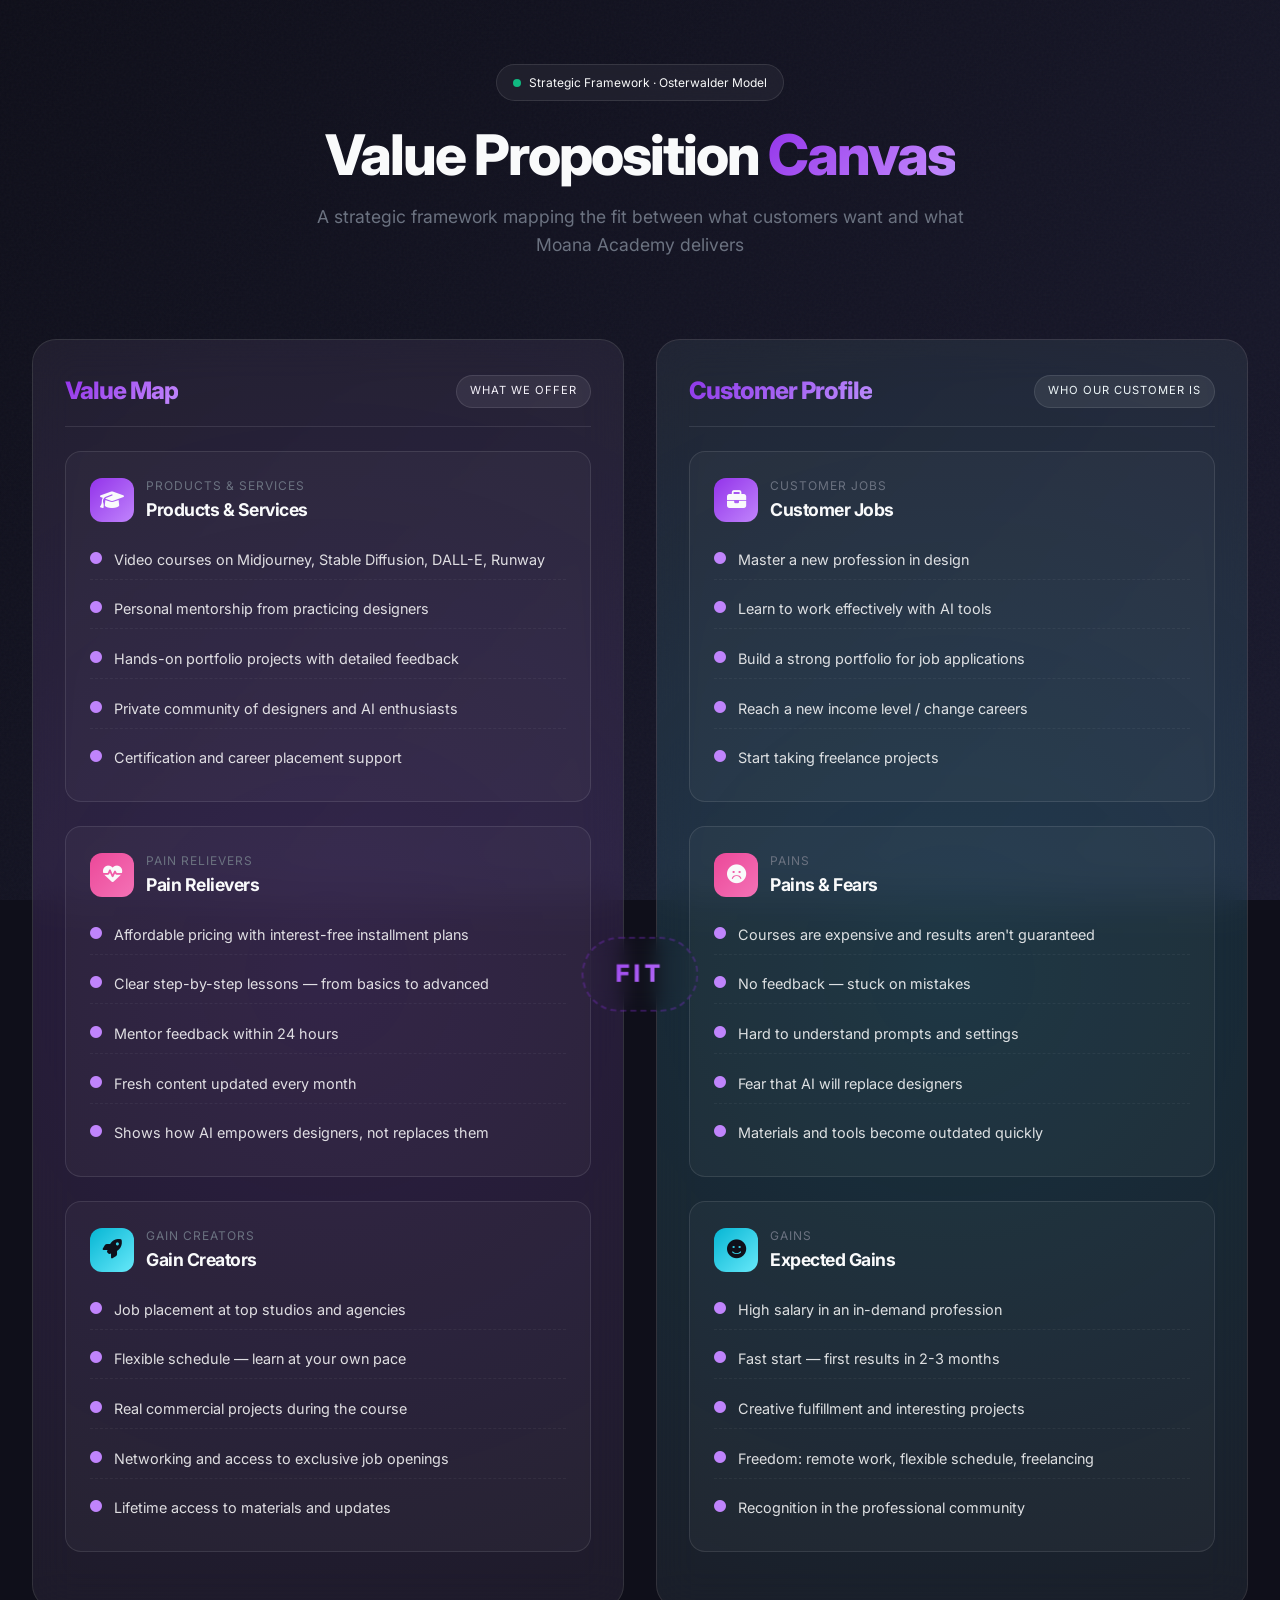
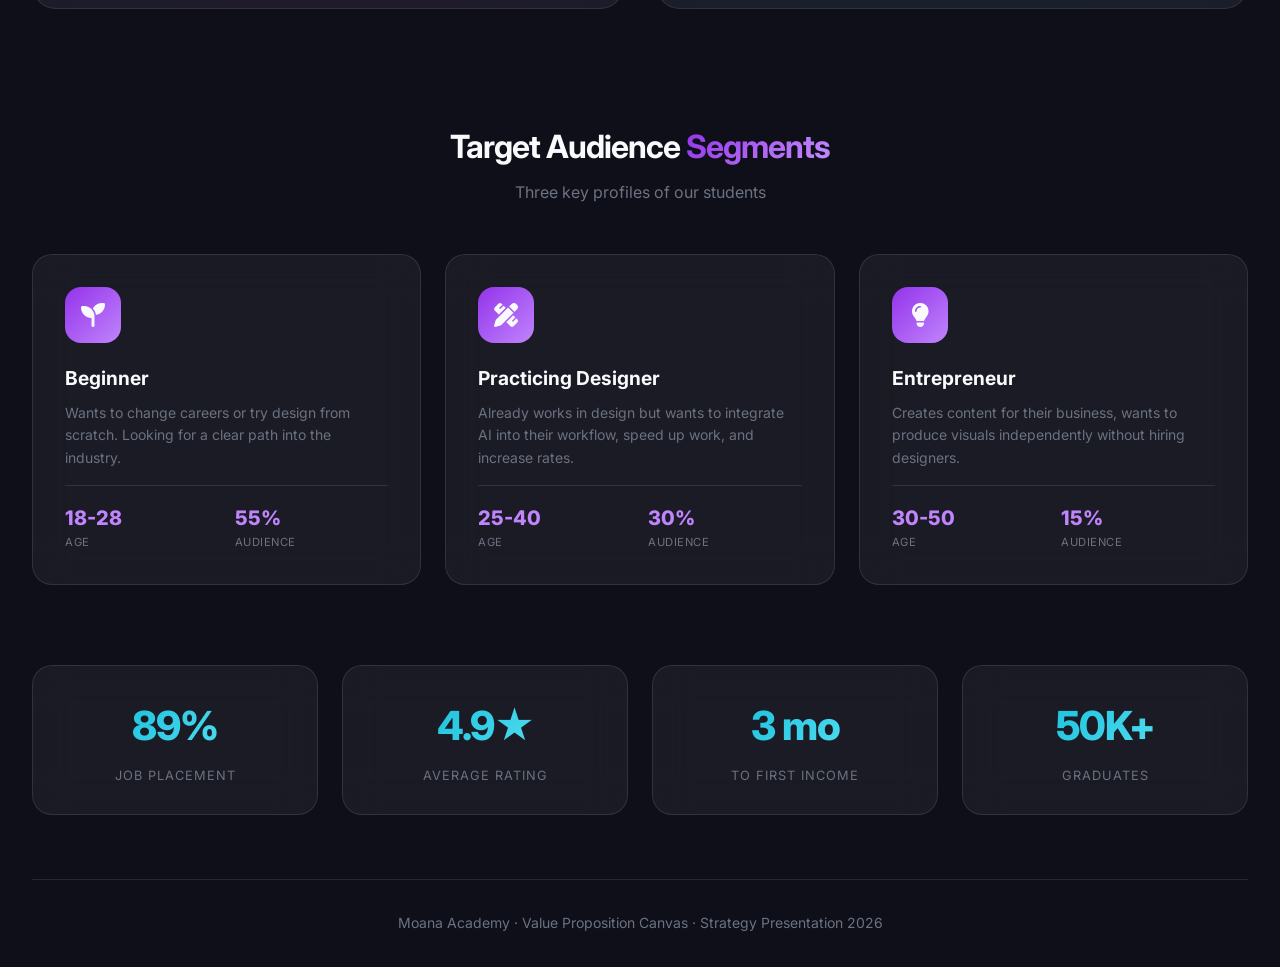
<file: vpc.html>
<!DOCTYPE html>
<html lang="en">
<head>
    <meta charset="UTF-8">
    <meta name="viewport" content="width=device-width, initial-scale=1.0">
    <title>Value Proposition Canvas — Moana Academy</title>
    <link href="https://fonts.googleapis.com/css2?family=Inter:wght@300;400;500;600;700;800&display=swap" rel="stylesheet">
    <link rel="stylesheet" href="https://cdnjs.cloudflare.com/ajax/libs/font-awesome/6.4.0/css/all.min.css">
    <style>
        * {
            margin: 0;
            padding: 0;
            box-sizing: border-box;
        }

        :root {
            --primary-purple: #9333ea;
            --primary-pink: #c084fc;
            --primary-dark: #7c3aed;
            --cyan: #06b6d4;
            --cyan-light: #67e8f9;
            --dark: #0f0f1a;
            --dark-light: #1a1a2e;
            --light: #f9fafb;
            --gray: #6b7280;
            --glass: rgba(255, 255, 255, 0.05);
            --glass-border: rgba(255, 255, 255, 0.1);
        }

        body {
            font-family: 'Inter', -apple-system, BlinkMacSystemFont, sans-serif;
            color: var(--light);
            line-height: 1.6;
            overflow-x: hidden;
            background: var(--dark);
            min-height: 100vh;
        }

        .animated-bg {
            position: fixed;
            top: 0;
            left: 0;
            right: 0;
            bottom: 0;
            z-index: -2;
            background: linear-gradient(135deg, #0f0f1a 0%, #1a1a2e 25%, #2d1b4e 50%, #1a1a2e 75%, #0f0f1a 100%);
            background-size: 400% 400%;
            animation: gradientShift 15s ease infinite;
        }

        @keyframes gradientShift {
            0% { background-position: 0% 50%; }
            50% { background-position: 100% 50%; }
            100% { background-position: 0% 50%; }
        }

        .noise-overlay {
            position: fixed;
            top: 0;
            left: 0;
            right: 0;
            bottom: 0;
            z-index: -1;
            opacity: 0.03;
            pointer-events: none;
            background-image: url("data:image/svg+xml,%3Csvg viewBox='0 0 400 400' xmlns='http://www.w3.org/2000/svg'%3E%3Cfilter id='noise'%3E%3CfeTurbulence type='fractalNoise' baseFrequency='0.9' numOctaves='4' /%3E%3C/filter%3E%3Crect width='100%25' height='100%25' filter='url(%23noise)' /%3E%3C/svg%3E");
        }

        .container {
            max-width: 1400px;
            margin: 0 auto;
            padding: 0 2rem;
            position: relative;
            z-index: 2;
        }

        /* Header */
        .vpc-header {
            padding: 4rem 0 2rem;
            text-align: center;
        }

        .vpc-badge {
            display: inline-flex;
            align-items: center;
            gap: 8px;
            background: var(--glass);
            border: 1px solid var(--glass-border);
            border-radius: 50px;
            padding: 0.5rem 1rem;
            font-size: 0.75rem;
            margin-bottom: 1.5rem;
            backdrop-filter: blur(10px);
        }

        .badge-pulse {
            width: 8px;
            height: 8px;
            background: #10b981;
            border-radius: 50%;
            display: inline-block;
            animation: pulse 1.5s infinite;
        }

        @keyframes pulse {
            0%, 100% { opacity: 1; transform: scale(1); }
            50% { opacity: 0.5; transform: scale(1.2); }
        }

        .vpc-title {
            font-size: 3.5rem;
            font-weight: 800;
            letter-spacing: -2px;
            margin-bottom: 1rem;
            line-height: 1.1;
        }

        .gradient-text {
            background: linear-gradient(135deg, var(--primary-purple), var(--primary-pink), var(--cyan));
            -webkit-background-clip: text;
            -webkit-text-fill-color: transparent;
            background-clip: text;
            background-size: 200% auto;
            animation: gradientText 3s ease infinite;
        }

        @keyframes gradientText {
            0%, 100% { background-position: 0% 50%; }
            50% { background-position: 100% 50%; }
        }

        .vpc-subtitle {
            font-size: 1.1rem;
            color: var(--gray);
            max-width: 700px;
            margin: 0 auto;
        }

        /* Canvas Layout */
        .canvas-wrapper {
            padding: 3rem 0;
            display: grid;
            grid-template-columns: 1fr 1fr;
            gap: 2rem;
            position: relative;
        }

        .canvas-wrapper::before {
            content: 'FIT';
            position: absolute;
            top: 50%;
            left: 50%;
            transform: translate(-50%, -50%);
            background: linear-gradient(135deg, var(--primary-purple), var(--primary-pink));
            -webkit-background-clip: text;
            -webkit-text-fill-color: transparent;
            background-clip: text;
            font-size: 1.5rem;
            font-weight: 800;
            letter-spacing: 4px;
            z-index: 10;
            padding: 1rem 2rem;
            border: 2px dashed rgba(147, 51, 234, 0.3);
            border-radius: 50px;
            backdrop-filter: blur(10px);
        }

        /* Value Map (Left) */
        .value-map {
            background: var(--glass);
            backdrop-filter: blur(20px);
            border: 1px solid var(--glass-border);
            border-radius: 24px;
            padding: 2rem;
            position: relative;
            overflow: hidden;
            animation: fadeInLeft 0.8s ease;
        }

        .value-map::before {
            content: '';
            position: absolute;
            top: -50%;
            left: -50%;
            width: 200%;
            height: 200%;
            background: radial-gradient(circle, rgba(147, 51, 234, 0.15), transparent 60%);
            pointer-events: none;
        }

        @keyframes fadeInLeft {
            from { opacity: 0; transform: translateX(-30px); }
            to { opacity: 1; transform: translateX(0); }
        }

        .canvas-section {
            margin-bottom: 1.5rem;
            padding: 1.5rem;
            background: rgba(255, 255, 255, 0.03);
            border: 1px solid var(--glass-border);
            border-radius: 16px;
            transition: all 0.3s ease;
            position: relative;
            z-index: 1;
        }

        .canvas-section:hover {
            transform: translateY(-4px);
            border-color: var(--primary-purple);
            background: rgba(147, 51, 234, 0.08);
        }

        .section-header {
            display: flex;
            align-items: center;
            gap: 0.75rem;
            margin-bottom: 1rem;
        }

        .section-icon {
            width: 44px;
            height: 44px;
            border-radius: 12px;
            display: flex;
            align-items: center;
            justify-content: center;
            font-size: 1.2rem;
            flex-shrink: 0;
        }

        .icon-purple { background: linear-gradient(135deg, var(--primary-purple), var(--primary-pink)); }
        .icon-cyan { background: linear-gradient(135deg, var(--cyan), var(--cyan-light)); color: var(--dark); }
        .icon-pink { background: linear-gradient(135deg, #ec4899, #f472b6); }

        .section-title {
            font-size: 1.1rem;
            font-weight: 700;
            letter-spacing: -0.5px;
        }

        .section-subtitle {
            font-size: 0.75rem;
            color: var(--gray);
            text-transform: uppercase;
            letter-spacing: 1px;
        }

        .canvas-list {
            list-style: none;
            display: flex;
            flex-direction: column;
            gap: 0.6rem;
        }

        .canvas-list li {
            display: flex;
            align-items: flex-start;
            gap: 0.75rem;
            font-size: 0.9rem;
            color: rgba(255, 255, 255, 0.85);
            padding: 0.5rem 0;
            border-bottom: 1px dashed rgba(255, 255, 255, 0.05);
        }

        .canvas-list li:last-child { border-bottom: none; }

        .canvas-list li i {
            color: var(--primary-pink);
            margin-top: 4px;
            flex-shrink: 0;
            font-size: 0.75rem;
        }

        /* Customer Profile (Right) */
        .customer-profile {
            background: var(--glass);
            backdrop-filter: blur(20px);
            border: 1px solid var(--glass-border);
            border-radius: 24px;
            padding: 2rem;
            position: relative;
            overflow: hidden;
            animation: fadeInRight 0.8s ease;
        }

        .customer-profile::before {
            content: '';
            position: absolute;
            top: -50%;
            right: -50%;
            width: 200%;
            height: 200%;
            background: radial-gradient(circle, rgba(6, 182, 212, 0.15), transparent 60%);
            pointer-events: none;
        }

        @keyframes fadeInRight {
            from { opacity: 0; transform: translateX(30px); }
            to { opacity: 1; transform: translateX(0); }
        }

        /* Canvas Label */
        .canvas-label {
            display: flex;
            align-items: center;
            justify-content: space-between;
            margin-bottom: 1.5rem;
            padding-bottom: 1rem;
            border-bottom: 1px solid var(--glass-border);
        }

        .canvas-label-title {
            font-size: 1.5rem;
            font-weight: 800;
            letter-spacing: -1px;
        }

        .canvas-label-tag {
            font-size: 0.7rem;
            padding: 0.4rem 0.8rem;
            border-radius: 50px;
            background: rgba(255, 255, 255, 0.08);
            border: 1px solid var(--glass-border);
            letter-spacing: 1px;
            text-transform: uppercase;
        }

        /* Segments Section */
        .segments-section {
            padding: 4rem 0 2rem;
        }

        .segments-header {
            text-align: center;
            margin-bottom: 3rem;
        }

        .segments-title {
            font-size: 2rem;
            font-weight: 700;
            margin-bottom: 0.5rem;
            letter-spacing: -1px;
        }

        .segments-subtitle {
            color: var(--gray);
            font-size: 1rem;
        }

        .segments-grid {
            display: grid;
            grid-template-columns: repeat(3, 1fr);
            gap: 1.5rem;
        }

        .segment-card {
            background: var(--glass);
            backdrop-filter: blur(20px);
            border: 1px solid var(--glass-border);
            border-radius: 20px;
            padding: 2rem;
            transition: all 0.3s ease;
            position: relative;
            overflow: hidden;
        }

        .segment-card::before {
            content: '';
            position: absolute;
            top: 0;
            left: 0;
            right: 0;
            height: 3px;
            background: linear-gradient(90deg, var(--primary-purple), var(--primary-pink));
            transform: scaleX(0);
            transform-origin: left;
            transition: transform 0.4s ease;
        }

        .segment-card:hover {
            transform: translateY(-8px);
            border-color: var(--primary-purple);
            box-shadow: 0 20px 40px rgba(147, 51, 234, 0.2);
        }

        .segment-card:hover::before {
            transform: scaleX(1);
        }

        .segment-icon {
            width: 56px;
            height: 56px;
            border-radius: 16px;
            background: linear-gradient(135deg, var(--primary-purple), var(--primary-pink));
            display: flex;
            align-items: center;
            justify-content: center;
            font-size: 1.5rem;
            margin-bottom: 1.25rem;
        }

        .segment-name {
            font-size: 1.2rem;
            font-weight: 700;
            margin-bottom: 0.5rem;
        }

        .segment-desc {
            font-size: 0.875rem;
            color: var(--gray);
            margin-bottom: 1rem;
            line-height: 1.6;
        }

        .segment-stats {
            display: flex;
            gap: 1rem;
            padding-top: 1rem;
            border-top: 1px solid var(--glass-border);
        }

        .segment-stat {
            flex: 1;
        }

        .segment-stat-value {
            font-size: 1.25rem;
            font-weight: 800;
            color: var(--primary-pink);
        }

        .segment-stat-label {
            font-size: 0.7rem;
            color: var(--gray);
            text-transform: uppercase;
            letter-spacing: 0.5px;
        }

        /* Key Metrics */
        .metrics-section {
            padding: 3rem 0 4rem;
        }

        .metrics-grid {
            display: grid;
            grid-template-columns: repeat(4, 1fr);
            gap: 1.5rem;
        }

        .metric-card {
            background: var(--glass);
            backdrop-filter: blur(20px);
            border: 1px solid var(--glass-border);
            border-radius: 20px;
            padding: 1.75rem;
            text-align: center;
            transition: all 0.3s ease;
        }

        .metric-card:hover {
            transform: translateY(-5px);
            border-color: var(--cyan);
        }

        .metric-value {
            font-size: 2.5rem;
            font-weight: 800;
            background: linear-gradient(135deg, var(--cyan), var(--cyan-light));
            -webkit-background-clip: text;
            -webkit-text-fill-color: transparent;
            background-clip: text;
            margin-bottom: 0.5rem;
            letter-spacing: -1px;
        }

        .metric-label {
            font-size: 0.8rem;
            color: var(--gray);
            text-transform: uppercase;
            letter-spacing: 1px;
        }

        /* Footer */
        .vpc-footer {
            padding: 2rem 0;
            border-top: 1px solid var(--glass-border);
            text-align: center;
            color: var(--gray);
            font-size: 0.875rem;
        }

        /* Responsive */
        @media (max-width: 1024px) {
            .canvas-wrapper {
                grid-template-columns: 1fr;
            }
            .canvas-wrapper::before {
                display: none;
            }
            .segments-grid {
                grid-template-columns: 1fr;
            }
            .metrics-grid {
                grid-template-columns: repeat(2, 1fr);
            }
            .vpc-title {
                font-size: 2.5rem;
            }
        }

        @media (max-width: 640px) {
            .vpc-title { font-size: 2rem; }
            .metrics-grid { grid-template-columns: 1fr; }
            .container { padding: 0 1.25rem; }
        }
    </style>
</head>
<body>
    <div class="animated-bg"></div>
    <div class="noise-overlay"></div>

    <div class="container">
        <!-- Header -->
        <header class="vpc-header">
            <div class="vpc-badge">
                <span class="badge-pulse"></span>
                Strategic Framework · Osterwalder Model
            </div>
            <h1 class="vpc-title">
                Value Proposition <span class="gradient-text">Canvas</span>
            </h1>
            <p class="vpc-subtitle">
                A strategic framework mapping the fit between what customers want and what Moana Academy delivers
            </p>
        </header>

        <!-- Main Canvas -->
        <div class="canvas-wrapper">
            <!-- LEFT: Value Map -->
            <div class="value-map">
                <div class="canvas-label">
                    <div class="canvas-label-title">
                        <span class="gradient-text">Value Map</span>
                    </div>
                    <div class="canvas-label-tag">What We Offer</div>
                </div>

                <!-- Products & Services -->
                <div class="canvas-section">
                    <div class="section-header">
                        <div class="section-icon icon-purple">
                            <i class="fas fa-graduation-cap"></i>
                        </div>
                        <div>
                            <div class="section-subtitle">Products & Services</div>
                            <div class="section-title">Products & Services</div>
                        </div>
                    </div>
                    <ul class="canvas-list">
                        <li><i class="fas fa-circle"></i> Video courses on Midjourney, Stable Diffusion, DALL-E, Runway</li>
                        <li><i class="fas fa-circle"></i> Personal mentorship from practicing designers</li>
                        <li><i class="fas fa-circle"></i> Hands-on portfolio projects with detailed feedback</li>
                        <li><i class="fas fa-circle"></i> Private community of designers and AI enthusiasts</li>
                        <li><i class="fas fa-circle"></i> Certification and career placement support</li>
                    </ul>
                </div>

                <!-- Pain Relievers -->
                <div class="canvas-section">
                    <div class="section-header">
                        <div class="section-icon icon-pink">
                            <i class="fas fa-heart-pulse"></i>
                        </div>
                        <div>
                            <div class="section-subtitle">Pain Relievers</div>
                            <div class="section-title">Pain Relievers</div>
                        </div>
                    </div>
                    <ul class="canvas-list">
                        <li><i class="fas fa-circle"></i> Affordable pricing with interest-free installment plans</li>
                        <li><i class="fas fa-circle"></i> Clear step-by-step lessons — from basics to advanced</li>
                        <li><i class="fas fa-circle"></i> Mentor feedback within 24 hours</li>
                        <li><i class="fas fa-circle"></i> Fresh content updated every month</li>
                        <li><i class="fas fa-circle"></i> Shows how AI empowers designers, not replaces them</li>
                    </ul>
                </div>

                <!-- Gain Creators -->
                <div class="canvas-section">
                    <div class="section-header">
                        <div class="section-icon icon-cyan">
                            <i class="fas fa-rocket"></i>
                        </div>
                        <div>
                            <div class="section-subtitle">Gain Creators</div>
                            <div class="section-title">Gain Creators</div>
                        </div>
                    </div>
                    <ul class="canvas-list">
                        <li><i class="fas fa-circle"></i> Job placement at top studios and agencies</li>
                        <li><i class="fas fa-circle"></i> Flexible schedule — learn at your own pace</li>
                        <li><i class="fas fa-circle"></i> Real commercial projects during the course</li>
                        <li><i class="fas fa-circle"></i> Networking and access to exclusive job openings</li>
                        <li><i class="fas fa-circle"></i> Lifetime access to materials and updates</li>
                    </ul>
                </div>
            </div>

            <!-- RIGHT: Customer Profile -->
            <div class="customer-profile">
                <div class="canvas-label">
                    <div class="canvas-label-title">
                        <span class="gradient-text">Customer Profile</span>
                    </div>
                    <div class="canvas-label-tag">Who Our Customer Is</div>
                </div>

                <!-- Customer Jobs -->
                <div class="canvas-section">
                    <div class="section-header">
                        <div class="section-icon icon-purple">
                            <i class="fas fa-briefcase"></i>
                        </div>
                        <div>
                            <div class="section-subtitle">Customer Jobs</div>
                            <div class="section-title">Customer Jobs</div>
                        </div>
                    </div>
                    <ul class="canvas-list">
                        <li><i class="fas fa-circle"></i> Master a new profession in design</li>
                        <li><i class="fas fa-circle"></i> Learn to work effectively with AI tools</li>
                        <li><i class="fas fa-circle"></i> Build a strong portfolio for job applications</li>
                        <li><i class="fas fa-circle"></i> Reach a new income level / change careers</li>
                        <li><i class="fas fa-circle"></i> Start taking freelance projects</li>
                    </ul>
                </div>

                <!-- Pains -->
                <div class="canvas-section">
                    <div class="section-header">
                        <div class="section-icon icon-pink">
                            <i class="fas fa-face-frown"></i>
                        </div>
                        <div>
                            <div class="section-subtitle">Pains</div>
                            <div class="section-title">Pains & Fears</div>
                        </div>
                    </div>
                    <ul class="canvas-list">
                        <li><i class="fas fa-circle"></i> Courses are expensive and results aren't guaranteed</li>
                        <li><i class="fas fa-circle"></i> No feedback — stuck on mistakes</li>
                        <li><i class="fas fa-circle"></i> Hard to understand prompts and settings</li>
                        <li><i class="fas fa-circle"></i> Fear that AI will replace designers</li>
                        <li><i class="fas fa-circle"></i> Materials and tools become outdated quickly</li>
                    </ul>
                </div>

                <!-- Gains -->
                <div class="canvas-section">
                    <div class="section-header">
                        <div class="section-icon icon-cyan">
                            <i class="fas fa-face-smile"></i>
                        </div>
                        <div>
                            <div class="section-subtitle">Gains</div>
                            <div class="section-title">Expected Gains</div>
                        </div>
                    </div>
                    <ul class="canvas-list">
                        <li><i class="fas fa-circle"></i> High salary in an in-demand profession</li>
                        <li><i class="fas fa-circle"></i> Fast start — first results in 2-3 months</li>
                        <li><i class="fas fa-circle"></i> Creative fulfillment and interesting projects</li>
                        <li><i class="fas fa-circle"></i> Freedom: remote work, flexible schedule, freelancing</li>
                        <li><i class="fas fa-circle"></i> Recognition in the professional community</li>
                    </ul>
                </div>
            </div>
        </div>

        <!-- Customer Segments -->
        <section class="segments-section">
            <div class="segments-header">
                <h2 class="segments-title">Target Audience <span class="gradient-text">Segments</span></h2>
                <p class="segments-subtitle">Three key profiles of our students</p>
            </div>
            <div class="segments-grid">
                <div class="segment-card">
                    <div class="segment-icon"><i class="fas fa-seedling"></i></div>
                    <div class="segment-name">Beginner</div>
                    <div class="segment-desc">
                        Wants to change careers or try design from scratch. Looking for a clear path into the industry.
                    </div>
                    <div class="segment-stats">
                        <div class="segment-stat">
                            <div class="segment-stat-value">18-28</div>
                            <div class="segment-stat-label">Age</div>
                        </div>
                        <div class="segment-stat">
                            <div class="segment-stat-value">55%</div>
                            <div class="segment-stat-label">Audience</div>
                        </div>
                    </div>
                </div>

                <div class="segment-card">
                    <div class="segment-icon"><i class="fas fa-pen-ruler"></i></div>
                    <div class="segment-name">Practicing Designer</div>
                    <div class="segment-desc">
                        Already works in design but wants to integrate AI into their workflow, speed up work, and increase rates.
                    </div>
                    <div class="segment-stats">
                        <div class="segment-stat">
                            <div class="segment-stat-value">25-40</div>
                            <div class="segment-stat-label">Age</div>
                        </div>
                        <div class="segment-stat">
                            <div class="segment-stat-value">30%</div>
                            <div class="segment-stat-label">Audience</div>
                        </div>
                    </div>
                </div>

                <div class="segment-card">
                    <div class="segment-icon"><i class="fas fa-lightbulb"></i></div>
                    <div class="segment-name">Entrepreneur</div>
                    <div class="segment-desc">
                        Creates content for their business, wants to produce visuals independently without hiring designers.
                    </div>
                    <div class="segment-stats">
                        <div class="segment-stat">
                            <div class="segment-stat-value">30-50</div>
                            <div class="segment-stat-label">Age</div>
                        </div>
                        <div class="segment-stat">
                            <div class="segment-stat-value">15%</div>
                            <div class="segment-stat-label">Audience</div>
                        </div>
                    </div>
                </div>
            </div>
        </section>

        <!-- Key Metrics -->
        <section class="metrics-section">
            <div class="metrics-grid">
                <div class="metric-card">
                    <div class="metric-value">89%</div>
                    <div class="metric-label">Job Placement</div>
                </div>
                <div class="metric-card">
                    <div class="metric-value">4.9★</div>
                    <div class="metric-label">Average Rating</div>
                </div>
                <div class="metric-card">
                    <div class="metric-value">3 mo</div>
                    <div class="metric-label">To First Income</div>
                </div>
                <div class="metric-card">
                    <div class="metric-value">50K+</div>
                    <div class="metric-label">Graduates</div>
                </div>
            </div>
        </section>

        <!-- Footer -->
        <footer class="vpc-footer">
            <p>Moana Academy · Value Proposition Canvas · Strategy Presentation 2026</p>
        </footer>
    </div>

    <script>
        // Intersection Observer for animations
        const observerOptions = { threshold: 0.15, rootMargin: '0px 0px -50px 0px' };
        const observer = new IntersectionObserver((entries) => {
            entries.forEach(entry => {
                if (entry.isIntersecting) {
                    entry.target.style.opacity = '1';
                    entry.target.style.transform = 'translateY(0)';
                }
            });
        }, observerOptions);

        document.querySelectorAll('.canvas-section, .segment-card, .metric-card').forEach(el => {
            el.style.opacity = '0';
            el.style.transform = 'translateY(30px)';
            el.style.transition = 'all 0.6s ease';
            observer.observe(el);
        });

        // Parallax for canvas
        window.addEventListener('scroll', () => {
            const scrolled = window.pageYOffset;
            const shapes = document.querySelectorAll('.canvas-section');
            shapes.forEach((shape, index) => {
                shape.style.transform = `translateY(${scrolled * 0.02 * (index % 2 === 0 ? 1 : -1)}px)`;
            });
        });

        console.log('Moana Academy — Value Proposition Canvas loaded ✨');
    </script>
</body>
</html>
</file>
<file: styles.css>
* {
    margin: 0;
    padding: 0;
    box-sizing: border-box;
}

:root {
    --primary-purple: #9333ea;
    --primary-pink: #c084fc;
    --primary-dark: #7c3aed;
    --cyan: #06b6d4;
    --cyan-light: #67e8f9;
    --dark: #0f0f1a;
    --dark-light: #1a1a2e;
    --light: #f9fafb;
    --gray: #6b7280;
    --glass: rgba(255, 255, 255, 0.05);
    --glass-border: rgba(255, 255, 255, 0.1);
}

body {
    font-family: 'Inter', -apple-system, BlinkMacSystemFont, 'Segoe UI', sans-serif;
    color: var(--light);
    line-height: 1.6;
    overflow-x: hidden;
    background: var(--dark);
}

/* Animated Gradient Background */
.animated-bg {
    position: fixed;
    top: 0;
    left: 0;
    right: 0;
    bottom: 0;
    z-index: -2;
    background: linear-gradient(135deg, #0f0f1a 0%, #1a1a2e 25%, #2d1b4e 50%, #1a1a2e 75%, #0f0f1a 100%);
    background-size: 400% 400%;
    animation: gradientShift 15s ease infinite;
}

@keyframes gradientShift {
    0% { background-position: 0% 50%; }
    50% { background-position: 100% 50%; }
    100% { background-position: 0% 50%; }
}

.noise-overlay {
    position: fixed;
    top: 0;
    left: 0;
    right: 0;
    bottom: 0;
    z-index: -1;
    opacity: 0.03;
    pointer-events: none;
    background-image: url("data:image/svg+xml,%3Csvg viewBox='0 0 400 400' xmlns='http://www.w3.org/2000/svg'%3E%3Cfilter id='noise'%3E%3CfeTurbulence type='fractalNoise' baseFrequency='0.9' numOctaves='4' /%3E%3C/filter%3E%3Crect width='100%25' height='100%25' filter='url(%23noise)' /%3E%3C/svg%3E");
}

.container {
    max-width: 1280px;
    margin: 0 auto;
    padding: 0 2rem;
    position: relative;
    z-index: 2;
}

/* Floating Shapes */
.floating-shapes {
    position: absolute;
    top: 0;
    left: 0;
    width: 100%;
    height: 100%;
    overflow: hidden;
    z-index: 0;
}

.shape {
    position: absolute;
    border-radius: 50%;
    filter: blur(60px);
    opacity: 0.4;
    animation: float 20s infinite ease-in-out;
}

.shape-1 {
    width: 300px;
    height: 300px;
    background: var(--primary-purple);
    top: 10%;
    left: -100px;
    animation-delay: 0s;
}

.shape-2 {
    width: 200px;
    height: 200px;
    background: var(--cyan);
    bottom: 20%;
    right: -50px;
    animation-delay: 3s;
}

.shape-3 {
    width: 250px;
    height: 250px;
    background: var(--primary-pink);
    top: 50%;
    left: 60%;
    animation-delay: 6s;
}

.shape-4 {
    width: 180px;
    height: 180px;
    background: var(--primary-dark);
    bottom: 10%;
    left: 20%;
    animation-delay: 9s;
}

@keyframes float {
    0%, 100% { transform: translateY(0px) rotate(0deg); }
    50% { transform: translateY(-40px) rotate(180deg); }
}

/* Navigation */
.navbar {
    position: fixed;
    top: 0;
    left: 0;
    right: 0;
    z-index: 1000;
    background: rgba(15, 15, 26, 0.8);
    backdrop-filter: blur(20px);
    border-bottom: 1px solid var(--glass-border);
    transition: all 0.3s ease;
}

.nav-wrapper {
    display: flex;
    justify-content: space-between;
    align-items: center;
    padding: 1.2rem 0;
}

.logo {
    font-size: 1.5rem;
    font-weight: 700;
    letter-spacing: -0.5px;
    display: flex;
    align-items: center;
    gap: 8px;
}

.logo-dot {
    width: 8px;
    height: 8px;
    background: var(--primary-pink);
    border-radius: 50%;
    display: inline-block;
    animation: pulse 2s infinite;
}

@keyframes pulse {
    0%, 100% { opacity: 1; transform: scale(1); }
    50% { opacity: 0.5; transform: scale(1.2); }
}

.menu-btn {
    display: flex;
    align-items: center;
    gap: 0.5rem;
    padding: 0.75rem 1.25rem;
    background: var(--glass);
    border: 1px solid var(--glass-border);
    border-radius: 50px;
    cursor: pointer;
    transition: all 0.3s ease;
    color: var(--light);
    font-size: 0.875rem;
}

.menu-btn:hover {
    background: rgba(255, 255, 255, 0.15);
    transform: scale(1.05);
}

/* Hero Section */
.hero {
    padding: 10rem 0 6rem;
    position: relative;
    overflow: hidden;
}

.hero-wrapper {
    display: grid;
    grid-template-columns: 1fr 1fr;
    gap: 4rem;
    align-items: center;
}

.hero-content {
    position: relative;
    z-index: 2;
}

.logo-icon {
    margin-bottom: 2rem;
    animation: fadeInUp 0.6s ease;
}

.hero-badge {
    display: inline-flex;
    align-items: center;
    gap: 8px;
    background: var(--glass);
    border: 1px solid var(--glass-border);
    border-radius: 50px;
    padding: 0.5rem 1rem;
    font-size: 0.75rem;
    margin-bottom: 1.5rem;
    backdrop-filter: blur(10px);
}

.badge-pulse {
    width: 8px;
    height: 8px;
    background: #10b981;
    border-radius: 50%;
    display: inline-block;
    animation: pulse 1.5s infinite;
}

.hero-title {
    font-size: 3.8rem;
    font-weight: 700;
    line-height: 1.2;
    margin-bottom: 2rem;
    letter-spacing: -2px;
}

.gradient-text {
    background: linear-gradient(135deg, var(--primary-purple), var(--primary-pink), var(--cyan));
    -webkit-background-clip: text;
    -webkit-text-fill-color: transparent;
    background-clip: text;
    background-size: 200% auto;
    animation: gradientText 3s ease infinite;
}

@keyframes gradientText {
    0%, 100% { background-position: 0% 50%; }
    50% { background-position: 100% 50%; }
}

.btn-primary {
    display: inline-flex;
    align-items: center;
    gap: 0.75rem;
    padding: 1rem 2rem;
    background: linear-gradient(135deg, var(--primary-purple), var(--primary-pink));
    color: white;
    border: none;
    border-radius: 50px;
    font-size: 1rem;
    font-weight: 600;
    cursor: pointer;
    transition: all 0.3s ease;
    margin-bottom: 3rem;
    position: relative;
    overflow: hidden;
}

.btn-primary:hover {
    transform: translateY(-2px);
    box-shadow: 0 10px 30px rgba(147, 51, 234, 0.4);
}

.glitch-btn {
    position: relative;
}

.glitch-btn::before {
    content: '';
    position: absolute;
    top: 0;
    left: -100%;
    width: 100%;
    height: 100%;
    background: linear-gradient(90deg, transparent, rgba(255,255,255,0.3), transparent);
    transition: left 0.5s ease;
}

.glitch-btn:hover::before {
    left: 100%;
}

.hero-quote {
    font-size: 1.5rem;
    font-style: italic;
    color: var(--gray);
    line-height: 1.6;
}

.quote-author {
    display: block;
    margin-top: 0.5rem;
    font-size: 0.875rem;
    color: var(--gray);
    font-style: normal;
}

.hero-image {
    position: relative;
    animation: fadeInRight 0.8s ease;
}

.hero-img-wrapper {
    position: relative;
    border-radius: 30px;
    overflow: hidden;
}

.hero-img {
    width: 100%;
    height: auto;
    border-radius: 30px;
    transform: scale(1);
    transition: transform 0.5s ease;
}

.hero-img-wrapper:hover .hero-img {
    transform: scale(1.05);
}

.img-glow {
    position: absolute;
    top: 0;
    left: 0;
    right: 0;
    bottom: 0;
    background: radial-gradient(circle at center, rgba(147,51,234,0.3), transparent);
    opacity: 0;
    transition: opacity 0.5s ease;
    pointer-events: none;
}

.hero-img-wrapper:hover .img-glow {
    opacity: 1;
}

.feature-cards {
    position: absolute;
    bottom: -2rem;
    left: -2rem;
    right: -2rem;
    display: flex;
    flex-direction: column;
    gap: 1rem;
}

.feature-card {
    background: var(--glass);
    backdrop-filter: blur(20px);
    border: 1px solid var(--glass-border);
    padding: 1.25rem;
    border-radius: 16px;
    transition: all 0.3s ease;
    cursor: pointer;
}

.feature-card:hover {
    transform: translateX(10px);
    border-color: var(--primary-purple);
}

.feature-card.small {
    display: flex;
    gap: 1rem;
    align-items: flex-start;
}

.feature-card.wide {
    display: flex;
    gap: 1rem;
    align-items: flex-start;
}

.card-icon {
    width: 40px;
    height: 40px;
    background: var(--primary-purple);
    border-radius: 12px;
    display: flex;
    align-items: center;
    justify-content: center;
    font-size: 1.2rem;
}

.feature-card h4 {
    font-size: 0.875rem;
    font-weight: 600;
    margin-bottom: 0.25rem;
}

.feature-card p {
    font-size: 0.75rem;
    color: var(--gray);
    line-height: 1.5;
}

/* About Section */
.about {
    padding: 6rem 0;
    position: relative;
}

.about-content {
    text-align: center;
    max-width: 900px;
    margin: 0 auto;
}

.about-label {
    font-size: 0.75rem;
    font-weight: 600;
    color: var(--gray);
    margin-bottom: 1.5rem;
    letter-spacing: 2px;
    display: flex;
    align-items: center;
    justify-content: center;
    gap: 1rem;
}

.label-line {
    width: 40px;
    height: 1px;
    background: linear-gradient(90deg, transparent, var(--primary-purple), transparent);
}

.about-title {
    font-size: 2.5rem;
    font-weight: 500;
    line-height: 1.4;
    margin-bottom: 2rem;
}

.gradient-text-cyan {
    background: linear-gradient(135deg, var(--cyan), var(--cyan-light));
    -webkit-background-clip: text;
    -webkit-text-fill-color: transparent;
    background-clip: text;
}

.gradient-text-purple {
    background: linear-gradient(135deg, var(--primary-purple), var(--primary-pink));
    -webkit-background-clip: text;
    -webkit-text-fill-color: transparent;
    background-clip: text;
}

.about-footer span {
    font-size: 0.75rem;
    color: var(--gray);
    letter-spacing: 1px;
}

/* Features Section */
.features {
    padding: 6rem 0;
    position: relative;
}

.features-header {
    text-align: center;
    margin-bottom: 3rem;
}

.features-header h2 {
    font-size: 2.5rem;
    margin-bottom: 0.5rem;
}

.features-header p {
    color: var(--gray);
}

.features-slider {
    position: relative;
    overflow: hidden;
}

.features-track {
    display: flex;
    gap: 2rem;
    transition: transform 0.5s ease;
}

.feature-item {
    flex: 0 0 calc(25% - 1.5rem);
    position: relative;
    border-radius: 20px;
    overflow: hidden;
    cursor: pointer;
    transition: all 0.3s ease;
}

.feature-item:hover {
    transform: translateY(-10px) scale(1.02);
}

.feature-img-wrapper {
    position: relative;
    aspect-ratio: 4/5;
    overflow: hidden;
}

.feature-img {
    width: 100%;
    height: 100%;
    object-fit: cover;
    transition: transform 0.5s ease;
}

.feature-item:hover .feature-img {
    transform: scale(1.1);
}

.feature-overlay {
    position: absolute;
    bottom: 0;
    left: 0;
    right: 0;
    padding: 2rem;
    background: linear-gradient(to top, rgba(0, 0, 0, 0.8), transparent);
    color: white;
    transform: translateY(20px);
    transition: transform 0.3s ease;
}

.feature-item:hover .feature-overlay {
    transform: translateY(0);
}

.feature-overlay h3 {
    font-size: 1.25rem;
    font-weight: 600;
    margin-bottom: 0.5rem;
}

.feature-overlay p {
    font-size: 0.875rem;
    opacity: 0.9;
}

.feature-hover-icon {
    position: absolute;
    right: 1rem;
    bottom: 1rem;
    opacity: 0;
    transform: translateX(-20px);
    transition: all 0.3s ease;
}

.feature-item:hover .feature-hover-icon {
    opacity: 1;
    transform: translateX(0);
}

.slider-controls {
    display: flex;
    gap: 1rem;
    justify-content: center;
    align-items: center;
    margin-top: 2rem;
}

.slider-btn {
    width: 50px;
    height: 50px;
    border-radius: 50%;
    border: 1px solid var(--glass-border);
    background: var(--glass);
    cursor: pointer;
    display: flex;
    align-items: center;
    justify-content: center;
    transition: all 0.3s ease;
    color: var(--light);
}

.slider-btn:hover {
    background: var(--primary-purple);
    transform: scale(1.1);
}

.slider-dots {
    display: flex;
    gap: 0.5rem;
}

.dot {
    width: 8px;
    height: 8px;
    border-radius: 50%;
    background: var(--gray);
    transition: all 0.3s ease;
    cursor: pointer;
}

.dot.active {
    width: 24px;
    background: var(--primary-purple);
}

/* Stats Section */
.stats {
    padding: 6rem 0;
    position: relative;
}

.stats-wrapper {
    display: grid;
    grid-template-columns: 1fr 1fr;
    gap: 4rem;
    align-items: center;
}

.stats-label {
    font-size: 0.75rem;
    color: var(--gray);
    margin-bottom: 1rem;
}

.stats-title {
    font-size: 2.5rem;
    font-weight: 500;
    line-height: 1.4;
    margin-bottom: 2rem;
}

.btn-secondary {
    display: inline-flex;
    align-items: center;
    gap: 0.5rem;
    padding: 0.75rem 1.5rem;
    background: var(--glass);
    border: 1px solid var(--glass-border);
    border-radius: 50px;
    font-size: 0.875rem;
    cursor: pointer;
    transition: all 0.3s ease;
    margin-bottom: 3rem;
    color: var(--light);
}

.btn-secondary:hover {
    background: var(--primary-purple);
    transform: translateX(5px);
}

.stats-trust p {
    font-size: 0.875rem;
    color: var(--gray);
    line-height: 1.6;
}

.stats-grid {
    display: grid;
    grid-template-columns: 1fr 1fr;
    gap: 1.5rem;
}

.stat-card {
    position: relative;
    border-radius: 20px;
    overflow: hidden;
    aspect-ratio: 16/10;
    cursor: pointer;
    transition: all 0.3s ease;
}

.stat-card:hover {
    transform: translateY(-5px);
    box-shadow: 0 20px 40px rgba(0, 0, 0, 0.3);
}

.stat-img {
    width: 100%;
    height: 100%;
    object-fit: cover;
    transition: transform 0.5s ease;
}

.stat-card:hover .stat-img {
    transform: scale(1.1);
}

.stat-overlay {
    position: absolute;
    top: 0;
    left: 0;
    right: 0;
    bottom: 0;
    background: linear-gradient(135deg, rgba(147,51,234,0.8), rgba(0,0,0,0.6));
    display: flex;
    flex-direction: column;
    justify-content: space-between;
    padding: 1rem;
}

.stat-label {
    background: rgba(255,255,255,0.9);
    padding: 0.5rem 1rem;
    border-radius: 50px;
    font-size: 0.7rem;
    text-align: center;
    color: var(--dark);
    font-weight: 600;
    align-self: flex-start;
}

.stat-number {
    font-size: 2rem;
    font-weight: 800;
    color: white;
    text-align: right;
    text-shadow: 0 2px 10px rgba(0,0,0,0.3);
}

/* News Section */
.news {
    padding: 6rem 0;
    position: relative;
}

.news-header {
    display: flex;
    justify-content: space-between;
    align-items: flex-start;
    margin-bottom: 3rem;
}

.news-title {
    font-size: 2rem;
    font-weight: 500;
}

.btn-link {
    display: inline-flex;
    align-items: center;
    gap: 0.5rem;
    padding: 0.75rem 1.5rem;
    background: var(--glass);
    border: 1px solid var(--glass-border);
    border-radius: 50px;
    font-size: 0.875rem;
    cursor: pointer;
    transition: all 0.3s ease;
    color: var(--light);
}

.btn-link:hover {
    background: var(--primary-purple);
    gap: 1rem;
}

.news-grid {
    display: grid;
    grid-template-columns: repeat(3, 1fr);
    gap: 2rem;
}

.news-card {
    background: var(--glass);
    border: 1px solid var(--glass-border);
    border-radius: 20px;
    overflow: hidden;
    transition: all 0.3s ease;
    cursor: pointer;
}

.news-card:hover {
    transform: translateY(-10px);
    border-color: var(--primary-purple);
    box-shadow: 0 20px 40px rgba(147, 51, 234, 0.2);
}

.news-img-wrapper {
    position: relative;
    aspect-ratio: 16/10;
    overflow: hidden;
}

.news-img {
    width: 100%;
    height: 100%;
    object-fit: cover;
    transition: transform 0.5s ease;
}

.news-card:hover .news-img {
    transform: scale(1.1);
}

.news-badge {
    position: absolute;
    top: 1rem;
    left: 1rem;
    background: rgba(0, 0, 0, 0.7);
    backdrop-filter: blur(10px);
    padding: 0.5rem 1rem;
    border-radius: 50px;
    font-size: 0.7rem;
    font-weight: 500;
}

.news-content {
    padding: 1.5rem;
}

.news-content h3 {
    font-size: 1.25rem;
    font-weight: 600;
    margin-bottom: 0.75rem;
}

.news-content p {
    font-size: 0.875rem;
    color: var(--gray);
    line-height: 1.6;
    margin-bottom: 1rem;
}

.news-date {
    font-size: 0.75rem;
    color: var(--gray);
}

.news-footer {
    margin-top: 3rem;
    overflow: hidden;
}

.marquee-text {
    white-space: nowrap;
    animation: marquee 20s linear infinite;
    color: var(--gray);
    font-size: 0.875rem;
}

@keyframes marquee {
    0% { transform: translateX(100%); }
    100% { transform: translateX(-100%); }
}

/* Footer */
.footer {
    padding: 3rem 0;
    border-top: 1px solid var(--glass-border);
}

.footer-wrapper {
    display: flex;
    justify-content: space-between;
    align-items: center;
}

.footer-logo {
    font-size: 1.25rem;
    font-weight: 700;
    display: flex;
    align-items: center;
    gap: 8px;
}

.footer-social {
    display: flex;
    gap: 1rem;
}

.social-link {
    width: 40px;
    height: 40px;
    border-radius: 50%;
    border: 1px solid var(--glass-border);
    display: flex;
    align-items: center;
    justify-content: center;
    color: var(--gray);
    transition: all 0.3s ease;
}

.social-link:hover {
    background: var(--primary-purple);
    color: white;
    transform: translateY(-3px);
}

.footer-copy {
    font-size: 0.875rem;
    color: var(--gray);
}

/* Animations */
@keyframes fadeInUp {
    from {
        opacity: 0;
        transform: translateY(30px);
    }
    to {
        opacity: 1;
        transform: translateY(0);
    }
}

@keyframes fadeInRight {
    from {
        opacity: 0;
        transform: translateX(30px);
    }
    to {
        opacity: 1;
        transform: translateX(0);
    }
}

.fade-in {
    animation: fadeInUp 0.6s ease forwards;
}

/* Responsive */
@media (max-width: 1024px) {
    .hero-wrapper,
    .stats-wrapper {
        grid-template-columns: 1fr;
    }
    
    .features-track {
        flex-wrap: wrap;
    }
    
    .feature-item {
        flex: 0 0 calc(50% - 1rem);
    }
    
    .news-grid {
        grid-template-columns: 1fr;
    }
    
    .hero-title {
        font-size: 2.8rem;
    }
}

@media (max-width: 768px) {
    .hero-title {
        font-size: 2rem;
    }
    
    .about-title,
    .stats-title,
    .news-title {
        font-size: 1.5rem;
    }
    
    .feature-item {
        flex: 0 0 100%;
    }
    
    .stats-grid {
        grid-template-columns: 1fr;
    }
    
    .footer-wrapper {
        flex-direction: column;
        gap: 1.5rem;
        text-align: center;
    }
}
</file>
